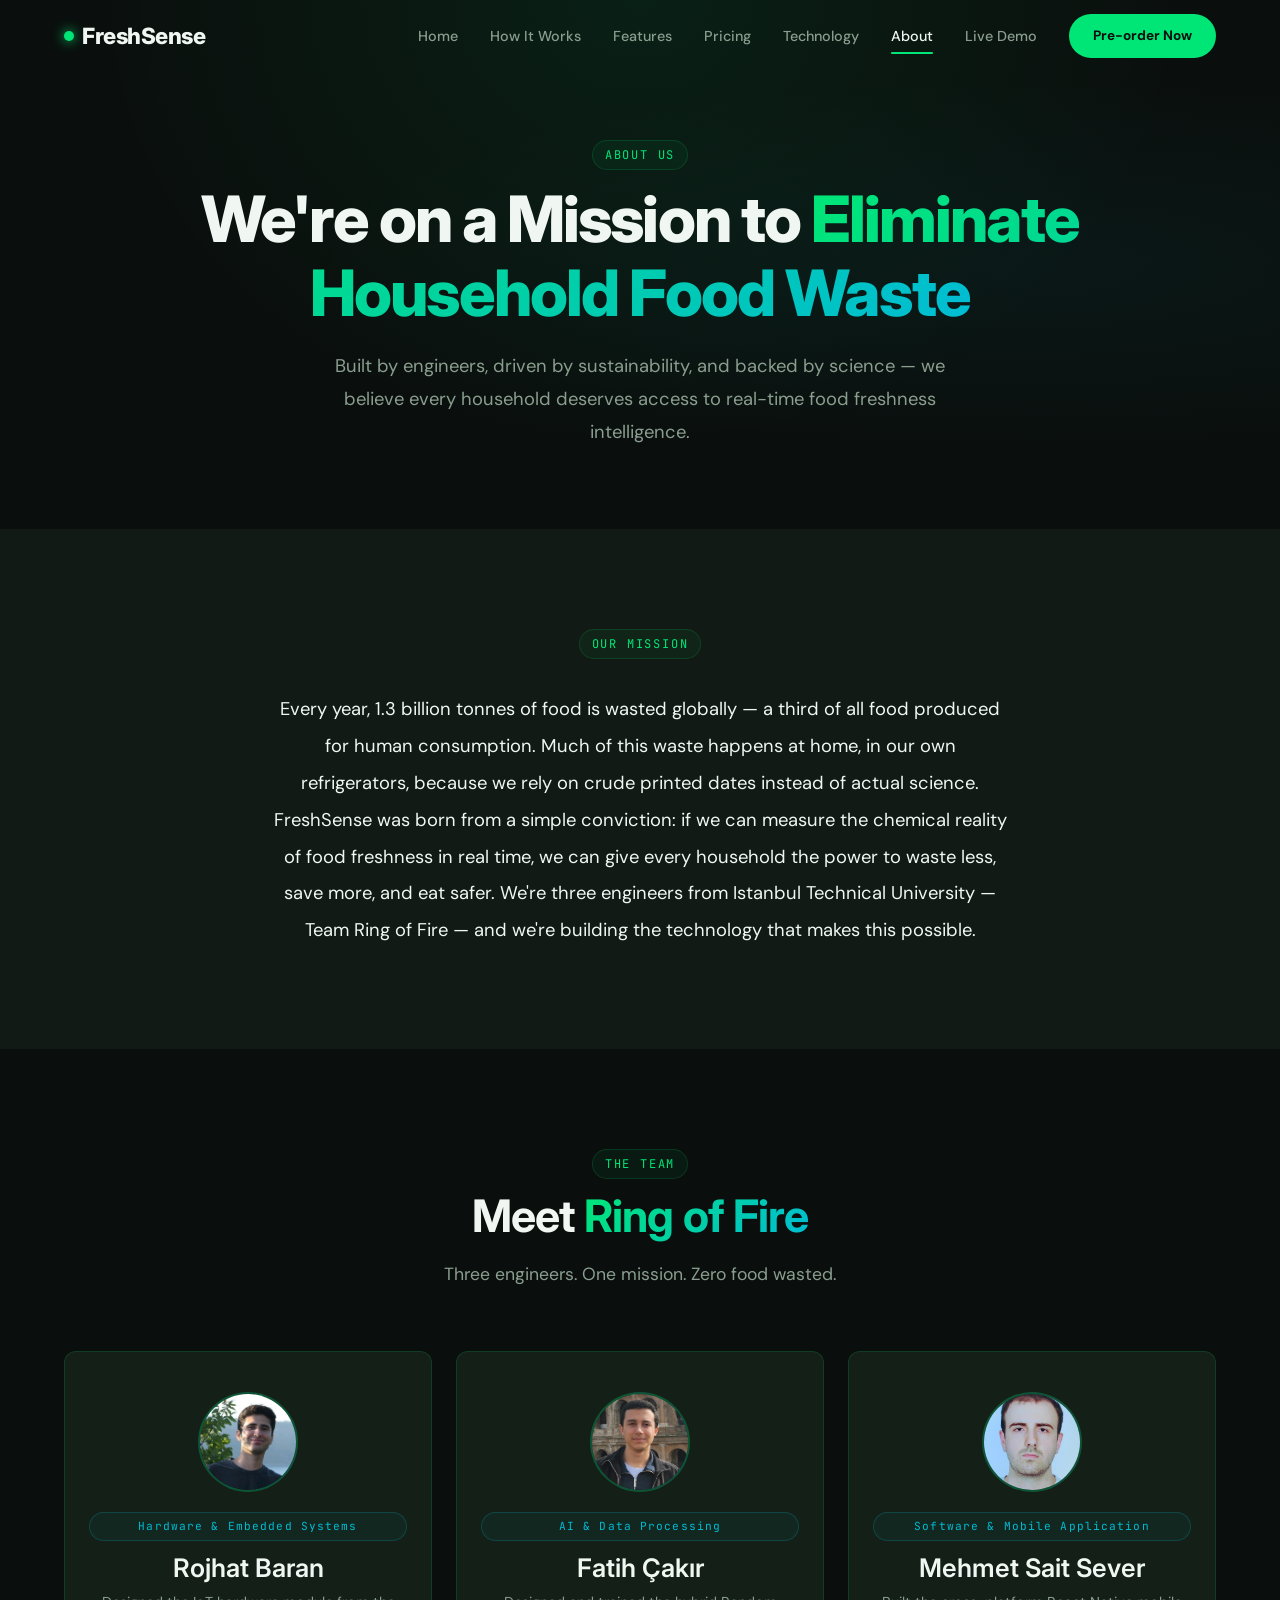
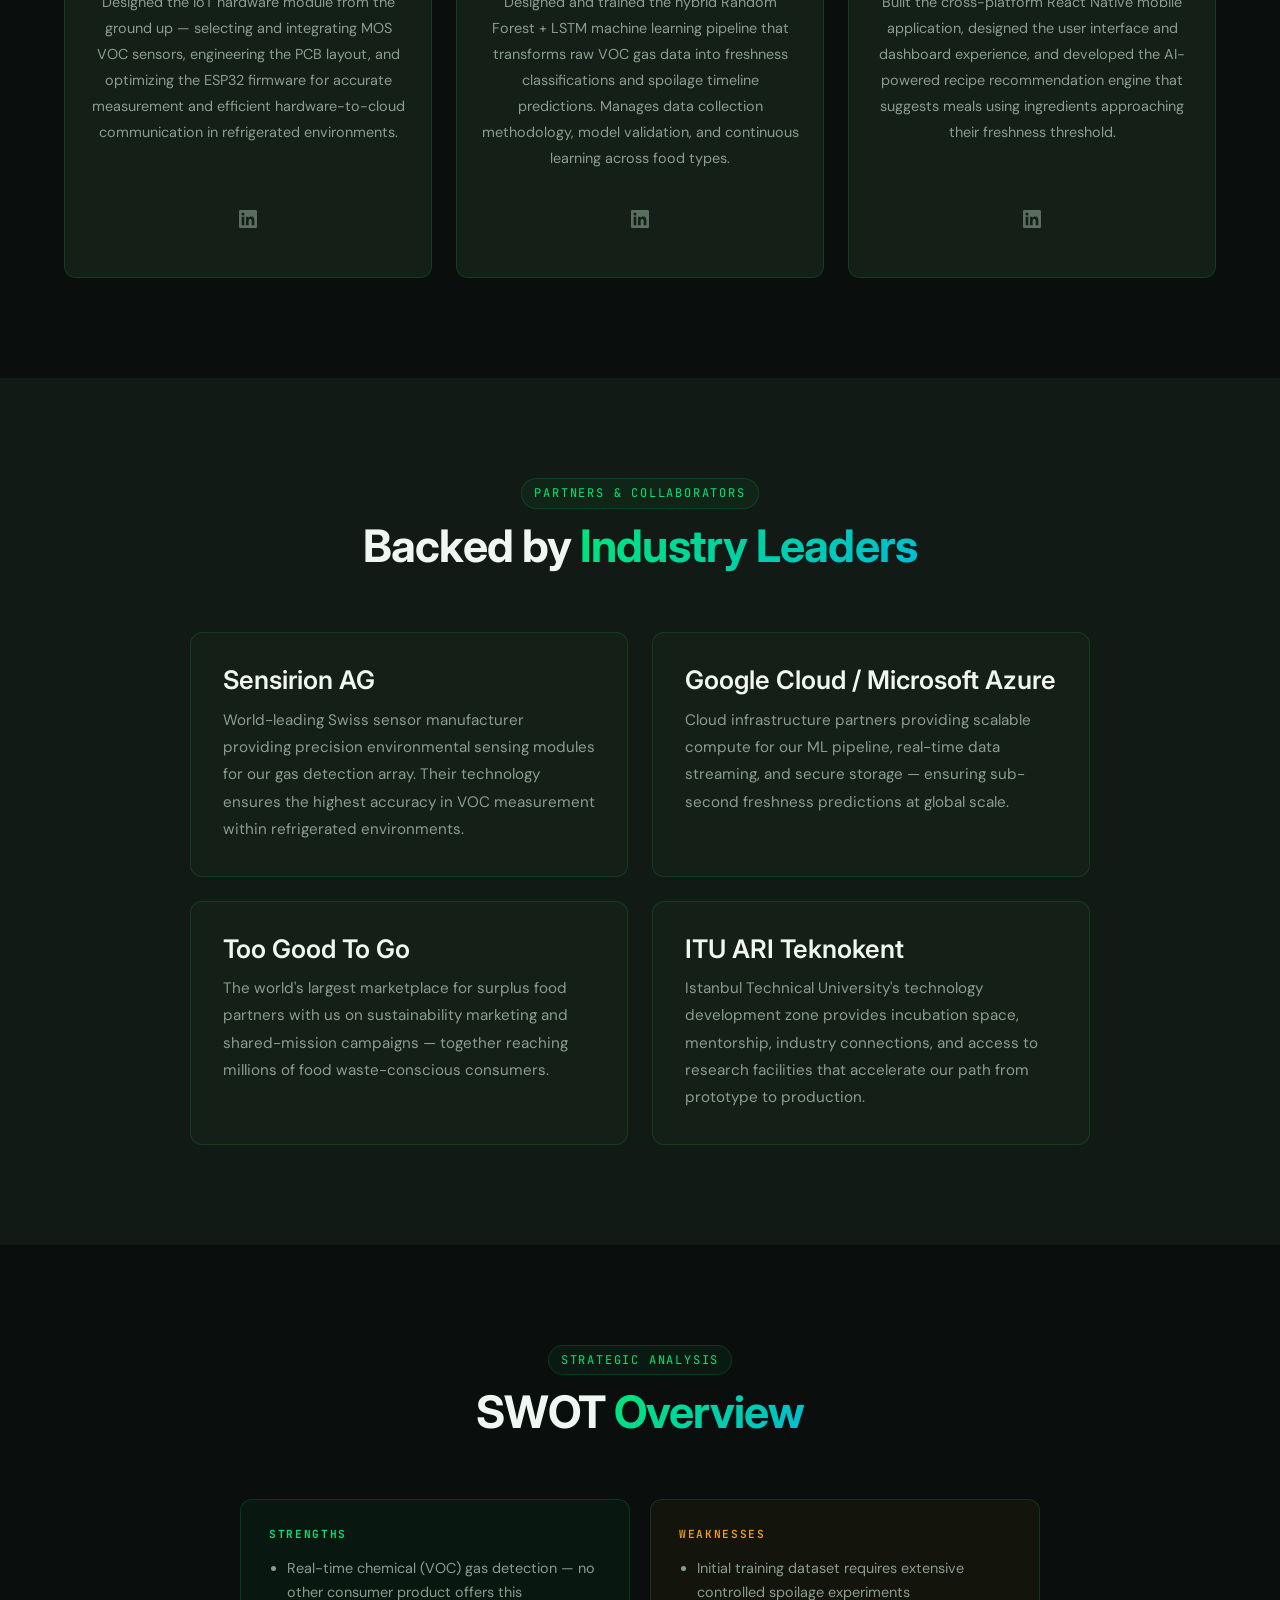
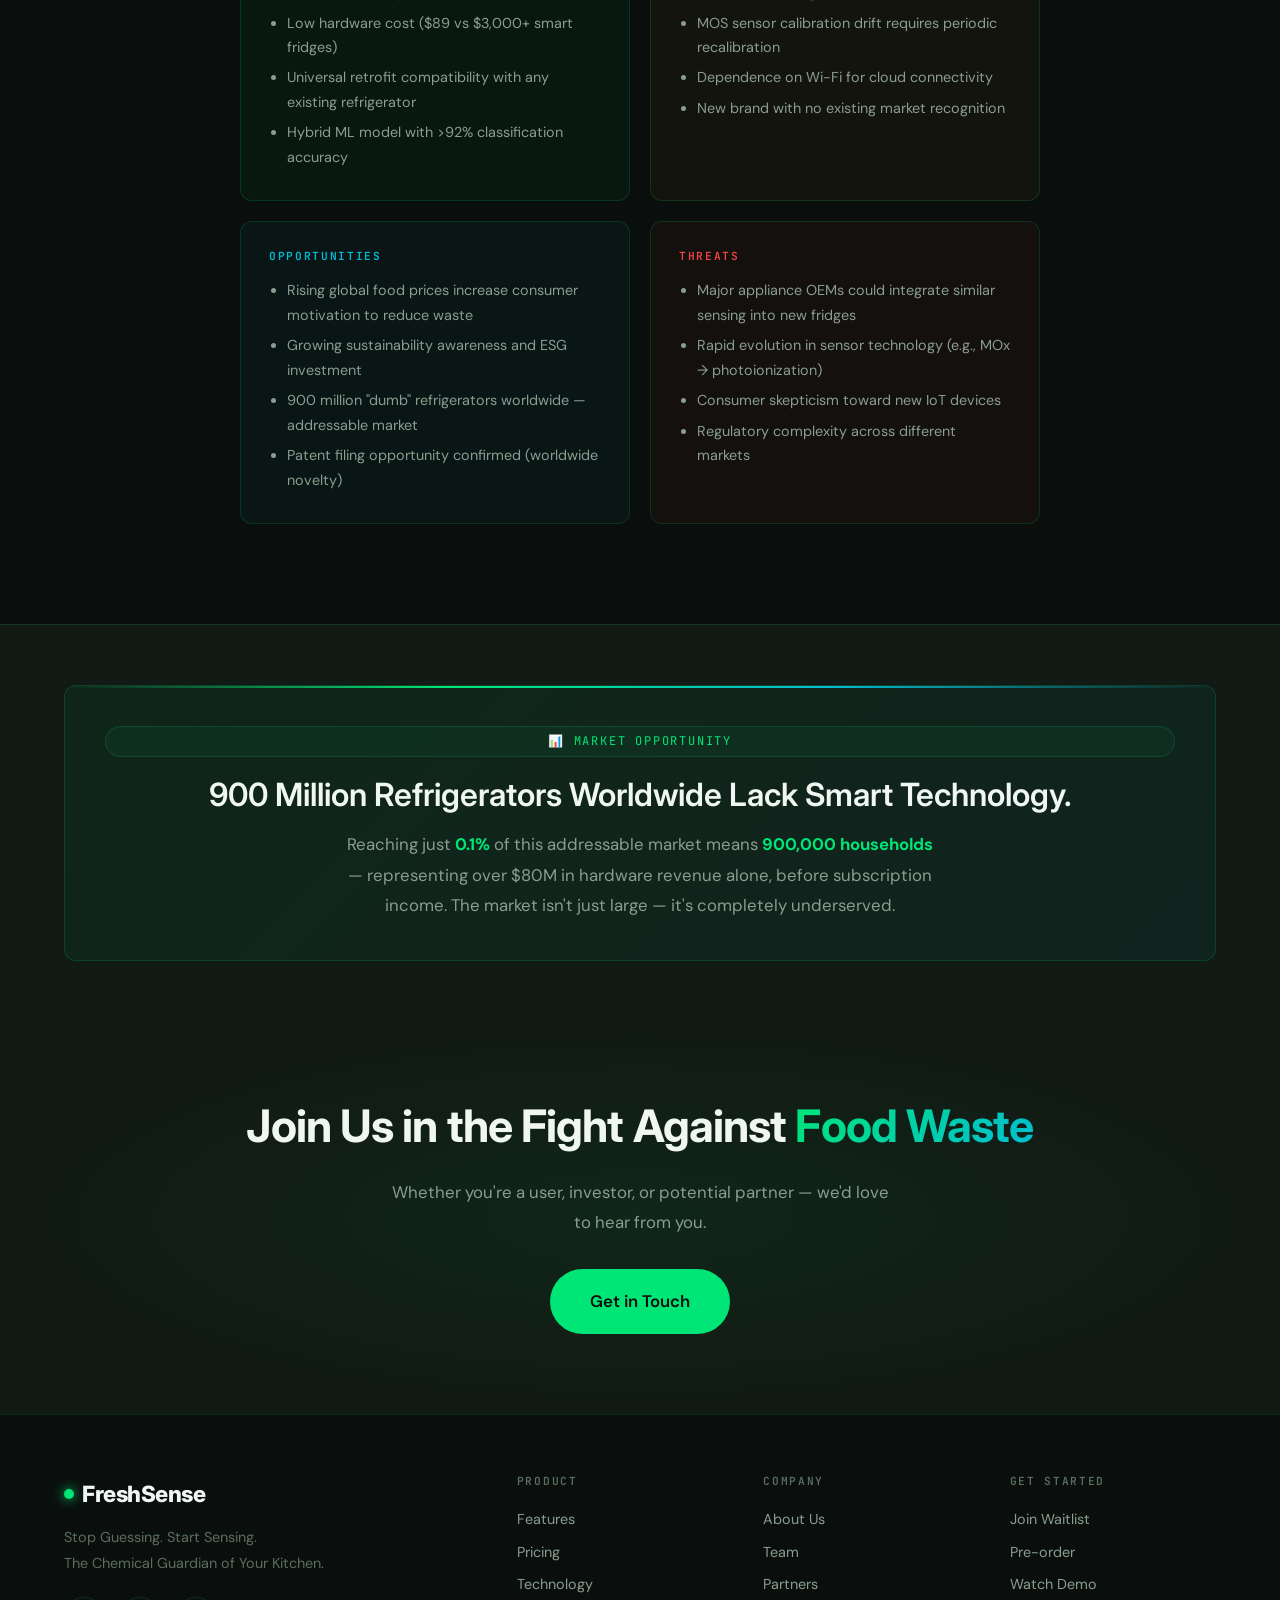
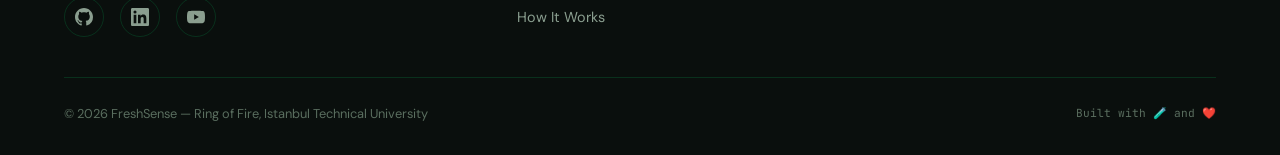
<file: about.html>
<!DOCTYPE html>
<html lang="en">
<head>
  <meta charset="UTF-8">
  <meta name="viewport" content="width=device-width, initial-scale=1.0">
  <title>About — FreshSense</title>
  <meta name="description" content="Meet the Ring of Fire team behind FreshSense at Istanbul Technical University. Our mission: eliminate household food waste through real-time chemical sensing and AI.">
  <link rel="stylesheet" href="assets/css/styles.css">
</head>
<body>

  <!-- Navbar -->
  <nav class="navbar" id="navbar">
    <div class="container">
      <a href="index.html" class="nav-logo"><span class="logo-dot"></span>FreshSense</a>
      <div class="nav-links" id="navLinks">
        <a href="index.html">Home</a>
        <a href="how-it-works.html">How It Works</a>
        <a href="features.html">Features</a>
        <a href="pricing.html">Pricing</a>
        <a href="technology.html">Technology</a>
        <a href="about.html" class="active">About</a>
        <a href="demo.html">Live Demo</a>
        <a href="waitlist.html" class="nav-cta">Pre-order Now</a>
      </div>
      <button class="nav-toggle" id="navToggle" aria-label="Toggle navigation"><span></span><span></span><span></span></button>
    </div>
  </nav>
  <div class="nav-overlay" id="navOverlay"></div>

  <!-- Page Hero -->
  <section class="page-hero">
    <div class="container">
      <span class="section-label">About Us</span>
      <h1>We're on a Mission to <span class="text-gradient">Eliminate Household Food Waste</span></h1>
      <p>Built by engineers, driven by sustainability, and backed by science — we believe every household deserves access to real-time food freshness intelligence.</p>
    </div>
  </section>

  <!-- Mission -->
  <section class="section" style="background:var(--bg-secondary);">
    <div class="container">
      <div class="reveal" style="max-width:740px;margin:0 auto;text-align:center;">
        <span class="section-label">Our Mission</span>
        <p style="font-size:1.15rem;margin-top:20px;color:var(--text-primary);line-height:2;">Every year, 1.3 billion tonnes of food is wasted globally — a third of all food produced for human consumption. Much of this waste happens at home, in our own refrigerators, because we rely on crude printed dates instead of actual science. FreshSense was born from a simple conviction: if we can measure the chemical reality of food freshness in real time, we can give every household the power to waste less, save more, and eat safer. We're three engineers from Istanbul Technical University — Team Ring of Fire — and we're building the technology that makes this possible.</p>
      </div>
    </div>
  </section>

  <!-- Team -->
  <section class="section" id="team">
    <div class="container">
      <div class="section-header reveal">
        <span class="section-label">The Team</span>
        <h2>Meet <span class="text-gradient">Ring of Fire</span></h2>
        <p>Three engineers. One mission. Zero food wasted.</p>
      </div>
      <div class="grid-3">
        <div class="card team-card reveal reveal-delay-1">
          <img src="assets/images/rojhat.png" alt="Rojhat Baran" class="team-avatar">
          <span class="team-role">Hardware & Embedded Systems</span>
          <h3>Rojhat Baran</h3>
          <p>Designed the IoT hardware module from the ground up — selecting and integrating MOS VOC sensors, engineering the PCB layout, and optimizing the ESP32 firmware for accurate measurement and efficient hardware-to-cloud communication in refrigerated environments.</p>
          <div class="team-social">
            <a href="https://www.linkedin.com/in/rojhat-baran" target="_blank" rel="noopener" aria-label="LinkedIn">
              <svg width="18" height="18" viewBox="0 0 24 24" fill="currentColor"><path d="M20.447 20.452h-3.554v-5.569c0-1.328-.027-3.037-1.852-3.037-1.853 0-2.136 1.445-2.136 2.939v5.667H9.351V9h3.414v1.561h.046c.477-.9 1.637-1.85 3.37-1.85 3.601 0 4.267 2.37 4.267 5.455v6.286zM5.337 7.433a2.062 2.062 0 01-2.063-2.065 2.064 2.064 0 112.063 2.065zm1.782 13.019H3.555V9h3.564v11.452zM22.225 0H1.771C.792 0 0 .774 0 1.729v20.542C0 23.227.792 24 1.771 24h20.451C23.2 24 24 23.227 24 22.271V1.729C24 .774 23.2 0 22.222 0h.003z"/></svg>
            </a>
          </div>
        </div>
        <div class="card team-card reveal reveal-delay-3">
          <img src="assets/images/fatih.png" alt="Fatih Çakır" class="team-avatar">
          <span class="team-role">AI & Data Processing</span>
          <h3>Fatih Çakır</h3>
          <p>Designed and trained the hybrid Random Forest + LSTM machine learning pipeline that transforms raw VOC gas data into freshness classifications and spoilage timeline predictions. Manages data collection methodology, model validation, and continuous learning across food types.</p>
          <div class="team-social">
            <a href="https://www.linkedin.com/in/cakir-fatih" target="_blank" rel="noopener" aria-label="LinkedIn">
              <svg width="18" height="18" viewBox="0 0 24 24" fill="currentColor"><path d="M20.447 20.452h-3.554v-5.569c0-1.328-.027-3.037-1.852-3.037-1.853 0-2.136 1.445-2.136 2.939v5.667H9.351V9h3.414v1.561h.046c.477-.9 1.637-1.85 3.37-1.85 3.601 0 4.267 2.37 4.267 5.455v6.286zM5.337 7.433a2.062 2.062 0 01-2.063-2.065 2.064 2.064 0 112.063 2.065zm1.782 13.019H3.555V9h3.564v11.452zM22.225 0H1.771C.792 0 0 .774 0 1.729v20.542C0 23.227.792 24 1.771 24h20.451C23.2 24 24 23.227 24 22.271V1.729C24 .774 23.2 0 22.222 0h.003z"/></svg>
            </a>
          </div>
        </div>
        <div class="card team-card reveal reveal-delay-5">
          <img src="assets/images/sait.jpeg" alt="Mehmet Sait Sever" class="team-avatar">
          <span class="team-role">Software & Mobile Application</span>
          <h3>Mehmet Sait Sever</h3>
          <p>Built the cross-platform React Native mobile application, designed the user interface and dashboard experience, and developed the AI-powered recipe recommendation engine that suggests meals using ingredients approaching their freshness threshold.</p>
          <div class="team-social">
            <a href="https://www.linkedin.com/in/mssever" target="_blank" rel="noopener" aria-label="LinkedIn">
              <svg width="18" height="18" viewBox="0 0 24 24" fill="currentColor"><path d="M20.447 20.452h-3.554v-5.569c0-1.328-.027-3.037-1.852-3.037-1.853 0-2.136 1.445-2.136 2.939v5.667H9.351V9h3.414v1.561h.046c.477-.9 1.637-1.85 3.37-1.85 3.601 0 4.267 2.37 4.267 5.455v6.286zM5.337 7.433a2.062 2.062 0 01-2.063-2.065 2.064 2.064 0 112.063 2.065zm1.782 13.019H3.555V9h3.564v11.452zM22.225 0H1.771C.792 0 0 .774 0 1.729v20.542C0 23.227.792 24 1.771 24h20.451C23.2 24 24 23.227 24 22.271V1.729C24 .774 23.2 0 22.222 0h.003z"/></svg>
            </a>
          </div>
        </div>
      </div>
    </div>
  </section>

  <!-- Partners -->
  <section class="section" style="background:var(--bg-secondary);" id="partners">
    <div class="container">
      <div class="section-header reveal">
        <span class="section-label">Partners & Collaborators</span>
        <h2>Backed by <span class="text-gradient">Industry Leaders</span></h2>
      </div>
      <div class="grid-2" style="max-width:900px;margin:0 auto;">
        <div class="card reveal reveal-delay-1">
          <h3>Sensirion AG</h3>
          <p>World-leading Swiss sensor manufacturer providing precision environmental sensing modules for our gas detection array. Their technology ensures the highest accuracy in VOC measurement within refrigerated environments.</p>
        </div>
        <div class="card reveal reveal-delay-2">
          <h3>Google Cloud / Microsoft Azure</h3>
          <p>Cloud infrastructure partners providing scalable compute for our ML pipeline, real-time data streaming, and secure storage — ensuring sub-second freshness predictions at global scale.</p>
        </div>
        <div class="card reveal reveal-delay-3">
          <h3>Too Good To Go</h3>
          <p>The world's largest marketplace for surplus food partners with us on sustainability marketing and shared-mission campaigns — together reaching millions of food waste-conscious consumers.</p>
        </div>
        <div class="card reveal reveal-delay-4">
          <h3>ITU ARI Teknokent</h3>
          <p>Istanbul Technical University's technology development zone provides incubation space, mentorship, industry connections, and access to research facilities that accelerate our path from prototype to production.</p>
        </div>
      </div>
    </div>
  </section>

  <!-- SWOT -->
  <section class="section" id="swot">
    <div class="container">
      <div class="section-header reveal">
        <span class="section-label">Strategic Analysis</span>
        <h2>SWOT <span class="text-gradient">Overview</span></h2>
      </div>
      <div class="swot-grid reveal">
        <div class="swot-cell strength">
          <h4>Strengths</h4>
          <ul>
            <li>Real-time chemical (VOC) gas detection — no other consumer product offers this</li>
            <li>Low hardware cost ($89 vs $3,000+ smart fridges)</li>
            <li>Universal retrofit compatibility with any existing refrigerator</li>
            <li>Hybrid ML model with >92% classification accuracy</li>
          </ul>
        </div>
        <div class="swot-cell weakness">
          <h4>Weaknesses</h4>
          <ul>
            <li>Initial training dataset requires extensive controlled spoilage experiments</li>
            <li>MOS sensor calibration drift requires periodic recalibration</li>
            <li>Dependence on Wi-Fi for cloud connectivity</li>
            <li>New brand with no existing market recognition</li>
          </ul>
        </div>
        <div class="swot-cell opportunity">
          <h4>Opportunities</h4>
          <ul>
            <li>Rising global food prices increase consumer motivation to reduce waste</li>
            <li>Growing sustainability awareness and ESG investment</li>
            <li>900 million "dumb" refrigerators worldwide — addressable market</li>
            <li>Patent filing opportunity confirmed (worldwide novelty)</li>
          </ul>
        </div>
        <div class="swot-cell threat">
          <h4>Threats</h4>
          <ul>
            <li>Major appliance OEMs could integrate similar sensing into new fridges</li>
            <li>Rapid evolution in sensor technology (e.g., MOx → photoionization)</li>
            <li>Consumer skepticism toward new IoT devices</li>
            <li>Regulatory complexity across different markets</li>
          </ul>
        </div>
      </div>
    </div>
  </section>

  <!-- Market Opportunity -->
  <section class="section-sm" style="background:var(--bg-secondary);border-top:1px solid var(--border);">
    <div class="container">
      <div class="callout-block reveal">
        <span class="section-label" style="margin-bottom:20px;display:block;">📊 Market Opportunity</span>
        <h3 style="font-size:clamp(1.4rem,2.5vw,2rem);">900 Million Refrigerators Worldwide Lack Smart Technology.</h3>
        <p style="max-width:600px;margin:16px auto 0;font-size:1.05rem;">Reaching just <strong style="color:var(--accent-primary);">0.1%</strong> of this addressable market means <strong style="color:var(--accent-primary);">900,000 households</strong> — representing over $80M in hardware revenue alone, before subscription income. The market isn't just large — it's completely underserved.</p>
      </div>
    </div>
  </section>

  <!-- CTA -->
  <section class="cta-banner">
    <div class="container reveal">
      <h2>Join Us in the Fight Against <span class="text-gradient">Food Waste</span></h2>
      <p style="max-width:500px;margin:0 auto 32px;">Whether you're a user, investor, or potential partner — we'd love to hear from you.</p>
      <a href="waitlist.html" class="btn btn-primary btn-lg">Get in Touch</a>
    </div>
  </section>

  <!-- Footer -->
  <footer class="footer">
    <div class="container">
      <div class="footer-grid">
        <div class="footer-brand">
          <a href="index.html" class="nav-logo"><span class="logo-dot"></span>FreshSense</a>
          <p>Stop Guessing. Start Sensing.<br>The Chemical Guardian of Your Kitchen.</p>
          <div class="footer-socials">
            <a href="https://github.com/mss1091/freshsense" target="_blank" rel="noopener" aria-label="GitHub"><svg width="18" height="18" viewBox="0 0 24 24" fill="currentColor"><path d="M12 0C5.37 0 0 5.37 0 12c0 5.31 3.435 9.795 8.205 11.385.6.105.825-.255.825-.57 0-.285-.015-1.23-.015-2.235-3.015.555-3.795-.735-4.035-1.41-.135-.345-.72-1.41-1.23-1.695-.42-.225-1.02-.78-.015-.795.945-.015 1.62.87 1.845 1.23 1.08 1.815 2.805 1.305 3.495.99.105-.78.42-1.305.765-1.605-2.67-.3-5.46-1.335-5.46-5.925 0-1.305.465-2.385 1.23-3.225-.12-.3-.54-1.53.12-3.18 0 0 1.005-.315 3.3 1.23.96-.27 1.98-.405 3-.405s2.04.135 3 .405c2.295-1.56 3.3-1.23 3.3-1.23.66 1.65.24 2.88.12 3.18.765.84 1.23 1.905 1.23 3.225 0 4.605-2.805 5.625-5.475 5.925.435.375.81 1.095.81 2.22 0 1.605-.015 2.895-.015 3.3 0 .315.225.69.825.57A12.02 12.02 0 0024 12c0-6.63-5.37-12-12-12z"/></svg></a>
            <a href="https://www.linkedin.com/in/mssever" target="_blank" rel="noopener" aria-label="LinkedIn"><svg width="18" height="18" viewBox="0 0 24 24" fill="currentColor"><path d="M20.447 20.452h-3.554v-5.569c0-1.328-.027-3.037-1.852-3.037-1.853 0-2.136 1.445-2.136 2.939v5.667H9.351V9h3.414v1.561h.046c.477-.9 1.637-1.85 3.37-1.85 3.601 0 4.267 2.37 4.267 5.455v6.286zM5.337 7.433a2.062 2.062 0 01-2.063-2.065 2.064 2.064 0 112.063 2.065zm1.782 13.019H3.555V9h3.564v11.452zM22.225 0H1.771C.792 0 0 .774 0 1.729v20.542C0 23.227.792 24 1.771 24h20.451C23.2 24 24 23.227 24 22.271V1.729C24 .774 23.2 0 22.222 0h.003z"/></svg></a>
            <a href="https://youtu.be/FWKUDwyPlBI" target="_blank" rel="noopener" aria-label="YouTube"><svg width="18" height="18" viewBox="0 0 24 24" fill="currentColor"><path d="M23.498 6.186a3.016 3.016 0 00-2.122-2.136C19.505 3.545 12 3.545 12 3.545s-7.505 0-9.377.505A3.017 3.017 0 00.502 6.186C0 8.07 0 12 0 12s0 3.93.502 5.814a3.016 3.016 0 002.122 2.136c1.871.505 9.376.505 9.376.505s7.505 0 9.377-.505a3.015 3.015 0 002.122-2.136C24 15.93 24 12 24 12s0-3.93-.502-5.814zM9.545 15.568V8.432L15.818 12l-6.273 3.568z"/></svg></a>
          </div>
        </div>
        <div class="footer-col"><h4>Product</h4><a href="features.html">Features</a><a href="pricing.html">Pricing</a><a href="technology.html">Technology</a><a href="how-it-works.html">How It Works</a></div>
        <div class="footer-col"><h4>Company</h4><a href="about.html">About Us</a><a href="about.html#team">Team</a><a href="about.html#partners">Partners</a></div>
        <div class="footer-col"><h4>Get Started</h4><a href="waitlist.html">Join Waitlist</a><a href="pricing.html">Pre-order</a><a href="https://youtu.be/FWKUDwyPlBI" target="_blank" rel="noopener">Watch Demo</a></div>
      </div>
      <div class="footer-bottom">
        <p>&copy; 2026 FreshSense — Ring of Fire, Istanbul Technical University</p>
        <p class="mono" style="font-size:0.7rem;color:var(--text-dim);">Built with 🧪 and ❤️</p>
      </div>
    </div>
  </footer>

  <script>
    const navbar = document.getElementById('navbar');
    window.addEventListener('scroll', () => navbar.classList.toggle('scrolled', window.scrollY > 50));
    const navToggle = document.getElementById('navToggle');
    const navLinks = document.getElementById('navLinks');
    const navOverlay = document.getElementById('navOverlay');
    navToggle.addEventListener('click', () => { navToggle.classList.toggle('open'); navLinks.classList.toggle('open'); navOverlay.classList.toggle('active'); });
    navOverlay.addEventListener('click', () => { navToggle.classList.remove('open'); navLinks.classList.remove('open'); navOverlay.classList.remove('active'); });
    const revealElements = document.querySelectorAll('.reveal');
    const revealObserver = new IntersectionObserver((entries) => { entries.forEach(entry => { if (entry.isIntersecting) entry.target.classList.add('visible'); }); }, { threshold: 0.1, rootMargin: '0px 0px -40px 0px' });
    revealElements.forEach(el => revealObserver.observe(el));
  </script>

</body>
</html>
</file>
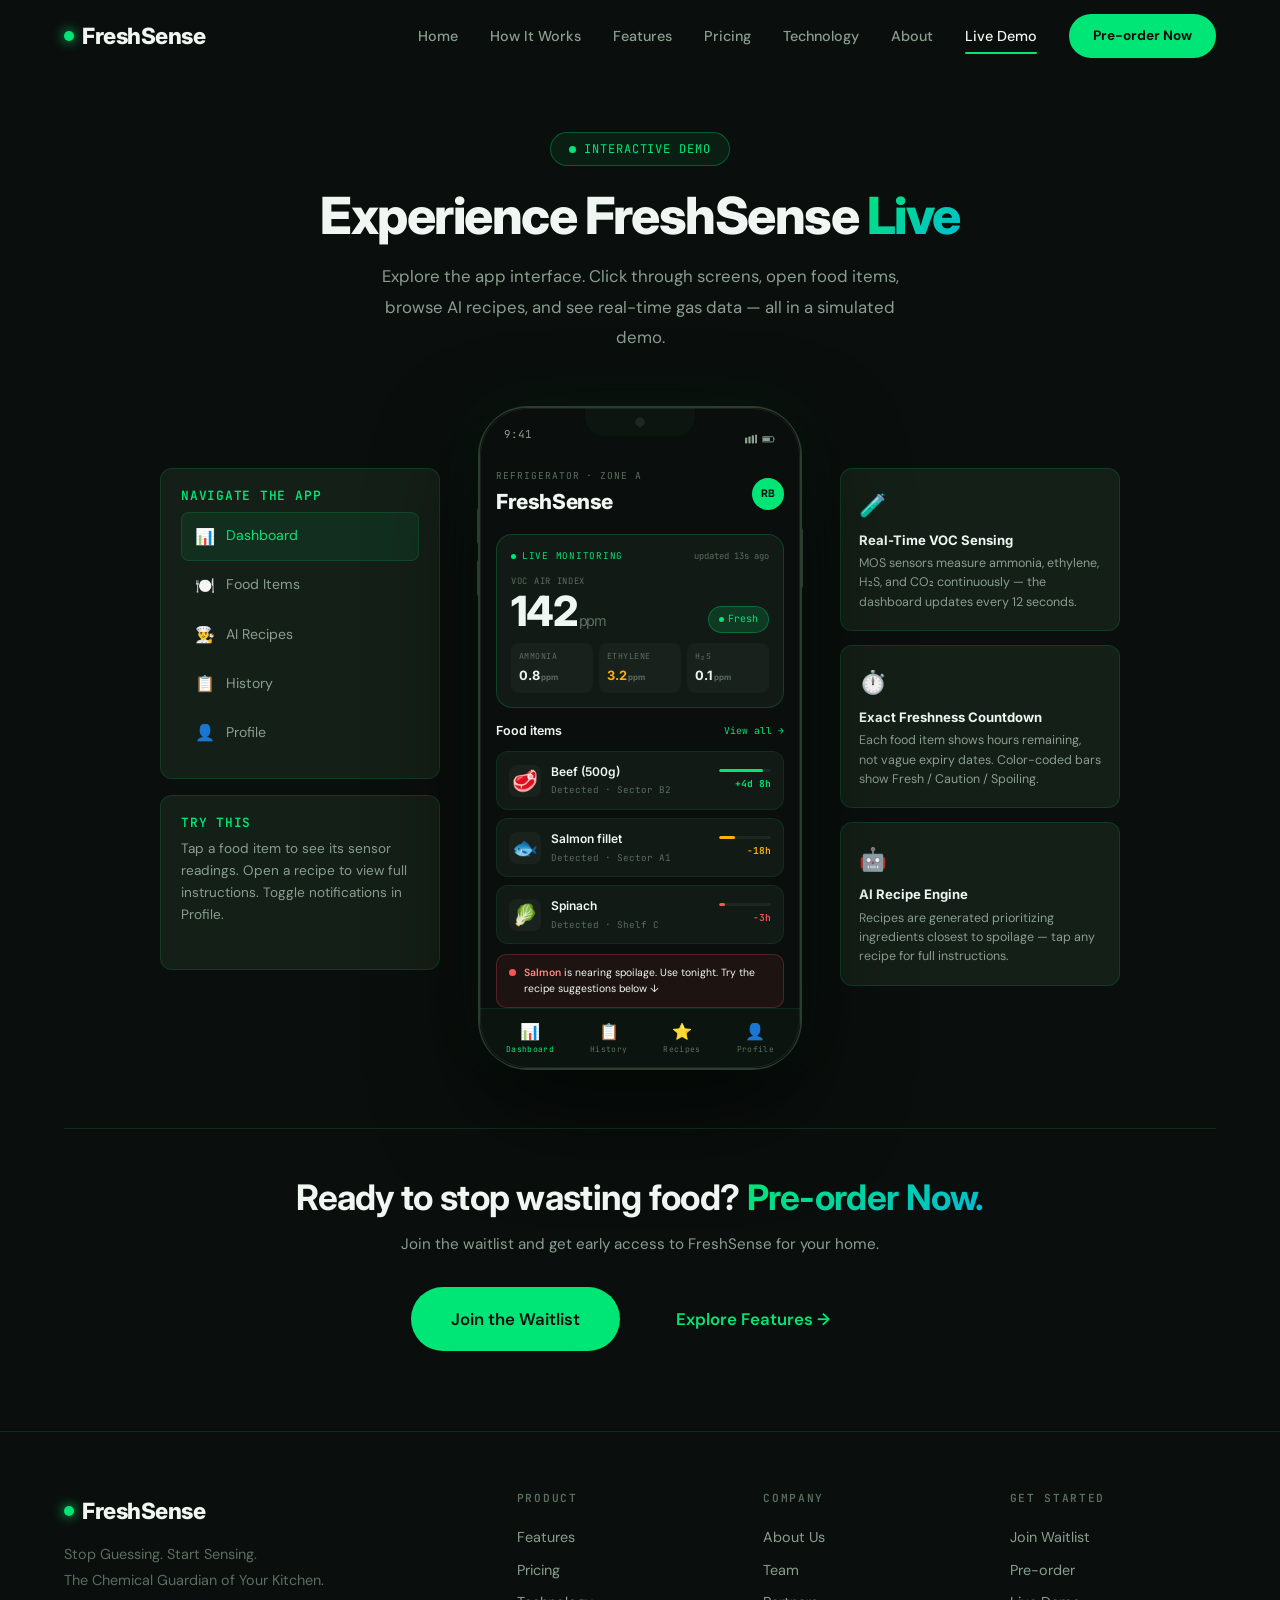
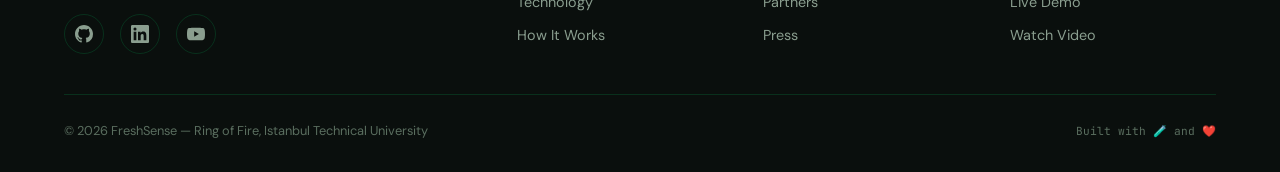
<file: demo.html>
<!DOCTYPE html>
<html lang="en">
<head>
  <meta charset="UTF-8">
  <meta name="viewport" content="width=device-width, initial-scale=1.0">
  <title>FreshSense — Live App Demo</title>
  <meta name="description" content="Try the FreshSense app live. Interactive demo of the food freshness monitoring experience — VOC sensing, spoilage countdowns, AI recipes, and more.">
  <link rel="stylesheet" href="assets/css/styles.css">
  <style>
    /* ---- Demo Page Layout ---- */
    .demo-page {
      min-height: 100vh;
      background: var(--bg-primary);
      padding-top: calc(var(--nav-height) + 60px);
      padding-bottom: 80px;
    }

    .demo-hero {
      text-align: center;
      margin-bottom: 56px;
    }

    .demo-hero h1 {
      font-size: clamp(2rem, 4vw, 3.2rem);
      margin-bottom: 16px;
    }

    .demo-hero p {
      color: var(--text-secondary);
      max-width: 560px;
      margin: 0 auto 0;
      font-size: 1.05rem;
    }

    .live-badge {
      display: inline-flex;
      align-items: center;
      gap: 8px;
      background: rgba(0,230,118,0.08);
      border: 1px solid var(--border-strong);
      border-radius: var(--radius-pill);
      padding: 6px 18px;
      font-size: 0.75rem;
      font-family: var(--font-mono);
      color: var(--accent-primary);
      letter-spacing: 0.08em;
      text-transform: uppercase;
      margin-bottom: 20px;
    }

    .live-dot {
      width: 7px;
      height: 7px;
      background: var(--accent-primary);
      border-radius: 50%;
      animation: pulse-dot 1.4s ease-in-out infinite;
    }

    @keyframes pulse-dot {
      0%, 100% { opacity: 1; transform: scale(1); }
      50% { opacity: 0.5; transform: scale(0.7); }
    }

    /* ---- Scene Layout ---- */
    .demo-scene {
      display: flex;
      align-items: flex-start;
      justify-content: center;
      gap: 40px;
      max-width: 1100px;
      margin: 0 auto;
      padding: 0 24px;
    }

    .demo-info-col {
      flex: 1;
      max-width: 280px;
      padding-top: 60px;
    }

    .demo-info-col.right {
      padding-top: 60px;
    }

    .info-card {
      background: var(--bg-card);
      border: 1px solid var(--border);
      border-radius: var(--radius-md);
      padding: 20px;
      margin-bottom: 16px;
      transition: border-color var(--transition-fast);
    }

    .info-card:hover {
      border-color: var(--border-strong);
    }

    .info-card h4 {
      font-size: 0.8rem;
      font-family: var(--font-mono);
      color: var(--accent-primary);
      letter-spacing: 0.06em;
      text-transform: uppercase;
      margin-bottom: 8px;
    }

    .info-card p {
      font-size: 0.85rem;
      color: var(--text-secondary);
      line-height: 1.6;
    }

    .screen-nav-list {
      list-style: none;
      padding: 0;
      margin: 0;
    }

    .screen-nav-list li {
      display: flex;
      align-items: center;
      gap: 10px;
      padding: 10px 12px;
      border-radius: var(--radius-sm);
      cursor: pointer;
      font-size: 0.88rem;
      color: var(--text-secondary);
      transition: background var(--transition-fast), color var(--transition-fast);
      border: 1px solid transparent;
    }

    .screen-nav-list li:hover {
      background: rgba(0,230,118,0.05);
      color: var(--text-primary);
    }

    .screen-nav-list li.active {
      background: rgba(0,230,118,0.08);
      color: var(--accent-primary);
      border-color: var(--border);
    }

    .screen-nav-list li .nav-icon {
      font-size: 1rem;
      width: 22px;
      text-align: center;
    }

    /* ---- Phone Shell ---- */
    .phone-stage {
      flex-shrink: 0;
      display: flex;
      flex-direction: column;
      align-items: center;
      gap: 20px;
    }

    .phone-shell {
      width: 320px;
      height: 660px;
      background: #0d1510;
      border-radius: 48px;
      position: relative;
      box-shadow:
        0 0 0 2px #2a3d2e,
        0 40px 100px rgba(0,0,0,0.7),
        0 0 60px rgba(0,230,118,0.06);
    }

    /* Frame overlay — sits on top of screen content, keeps border visible on all corners */
    .phone-frame {
      position: absolute;
      inset: 0;
      border-radius: 48px;
      border: 1px solid rgba(255,255,255,0.07);
      pointer-events: none;
      z-index: 500;
    }

    /* Side buttons */
    .phone-shell::before {
      content: '';
      position: absolute;
      right: -3px;
      top: 120px;
      width: 3px;
      height: 60px;
      background: #2a3d2e;
      border-radius: 0 2px 2px 0;
    }

    .phone-shell::after {
      content: '';
      position: absolute;
      left: -3px;
      top: 100px;
      width: 3px;
      height: 36px;
      background: #2a3d2e;
      border-radius: 2px 0 0 2px;
      box-shadow: 0 52px 0 #2a3d2e;
    }

    .phone-screen-area {
      position: absolute;
      top: 0;
      left: 0;
      right: 0;
      bottom: 0;
      border-radius: 46px;
      overflow: hidden;
      background: #0a0f0d;
    }

    /* Notch */
    .phone-notch {
      position: absolute;
      top: 0;
      left: 50%;
      transform: translateX(-50%);
      width: 110px;
      height: 28px;
      background: #0d1510;
      border-radius: 0 0 20px 20px;
      z-index: 100;
      display: flex;
      align-items: center;
      justify-content: center;
      gap: 6px;
    }

    .notch-camera {
      width: 10px;
      height: 10px;
      background: #1a2a1f;
      border-radius: 50%;
      border: 1.5px solid #222;
    }

    /* Status bar */
    .app-statusbar {
      position: absolute;
      top: 0;
      left: 0;
      right: 0;
      height: 44px;
      display: flex;
      align-items: flex-end;
      justify-content: space-between;
      padding: 0 24px 8px;
      z-index: 99;
      font-family: var(--font-mono);
      font-size: 0.68rem;
      color: #8a9e8f;
    }

    .statusbar-right {
      display: flex;
      align-items: center;
      gap: 5px;
    }

    /* App Content */
    .app-content {
      position: absolute;
      top: 44px;
      left: 0;
      right: 0;
      bottom: 60px;
      overflow-y: auto;
      overflow-x: hidden;
      scrollbar-width: none;
    }

    .app-content::-webkit-scrollbar { display: none; }

    /* ---- App Screens ---- */
    .app-screen {
      display: none;
      padding: 16px;
      animation: screenIn 0.3s ease;
    }

    .app-screen.active {
      display: block;
    }

    @keyframes screenIn {
      from { opacity: 0; transform: translateX(20px); }
      to { opacity: 1; transform: translateX(0); }
    }

    /* ---- Dashboard Screen ---- */
    .app-header-row {
      display: flex;
      align-items: center;
      justify-content: space-between;
      margin-bottom: 14px;
    }

    .app-zone-label {
      font-size: 0.6rem;
      font-family: var(--font-mono);
      color: #5a6e5f;
      letter-spacing: 0.1em;
      text-transform: uppercase;
    }

    .app-title {
      font-size: 1.3rem;
      font-weight: 800;
      font-family: 'Inter', sans-serif;
      color: #f0f7f2;
      letter-spacing: -0.02em;
    }

    .app-avatar {
      width: 32px;
      height: 32px;
      background: var(--accent-primary);
      border-radius: 50%;
      display: flex;
      align-items: center;
      justify-content: center;
      font-size: 0.65rem;
      font-weight: 700;
      color: #0a0f0d;
      font-family: 'Inter', sans-serif;
    }

    /* Live card */
    .live-card {
      background: #111a14;
      border: 1px solid rgba(0,230,118,0.2);
      border-radius: 16px;
      padding: 14px;
      margin-bottom: 12px;
    }

    .live-card-header {
      display: flex;
      align-items: center;
      justify-content: space-between;
      margin-bottom: 10px;
    }

    .live-label {
      display: flex;
      align-items: center;
      gap: 6px;
      font-size: 0.58rem;
      font-family: var(--font-mono);
      color: var(--accent-primary);
      letter-spacing: 0.08em;
      text-transform: uppercase;
    }

    .live-dot-sm {
      width: 5px;
      height: 5px;
      background: var(--accent-primary);
      border-radius: 50%;
      animation: pulse-dot 1.4s infinite;
    }

    .live-updated {
      font-size: 0.55rem;
      font-family: var(--font-mono);
      color: #5a6e5f;
    }

    .voc-label {
      font-size: 0.55rem;
      font-family: var(--font-mono);
      color: #5a6e5f;
      letter-spacing: 0.08em;
      text-transform: uppercase;
      margin-bottom: 2px;
    }

    .voc-value {
      font-size: 2.6rem;
      font-weight: 800;
      font-family: 'Inter', sans-serif;
      color: #f0f7f2;
      letter-spacing: -0.04em;
      line-height: 1;
    }

    .voc-unit {
      font-size: 0.9rem;
      font-weight: 400;
      color: #5a6e5f;
      margin-left: 2px;
    }

    .voc-row {
      display: flex;
      align-items: flex-end;
      justify-content: space-between;
      margin-bottom: 10px;
    }

    .fresh-badge {
      background: rgba(0,230,118,0.15);
      border: 1px solid rgba(0,230,118,0.3);
      border-radius: 20px;
      padding: 4px 10px;
      font-size: 0.62rem;
      font-family: var(--font-mono);
      color: var(--accent-primary);
      display: flex;
      align-items: center;
      gap: 4px;
    }

    .gas-row {
      display: grid;
      grid-template-columns: 1fr 1fr 1fr;
      gap: 6px;
    }

    .gas-item {
      background: rgba(255,255,255,0.03);
      border-radius: 8px;
      padding: 6px 8px;
    }

    .gas-name {
      font-size: 0.52rem;
      font-family: var(--font-mono);
      color: #5a6e5f;
      letter-spacing: 0.06em;
      text-transform: uppercase;
      margin-bottom: 2px;
    }

    .gas-val {
      font-size: 0.8rem;
      font-weight: 700;
      font-family: 'Inter', sans-serif;
      color: #f0f7f2;
    }

    .gas-unit-sm {
      font-size: 0.5rem;
      color: #5a6e5f;
      margin-left: 1px;
    }

    /* Section headers */
    .section-row {
      display: flex;
      align-items: center;
      justify-content: space-between;
      margin-bottom: 10px;
      margin-top: 4px;
    }

    .section-title {
      font-size: 0.78rem;
      font-weight: 600;
      font-family: 'Inter', sans-serif;
      color: #f0f7f2;
    }

    .view-all-link {
      font-size: 0.6rem;
      font-family: var(--font-mono);
      color: var(--accent-primary);
      cursor: pointer;
      background: none;
      border: none;
      padding: 0;
    }

    .view-all-link:hover {
      color: var(--accent-secondary);
    }

    /* Food items */
    .food-item-card {
      background: #111a14;
      border: 1px solid rgba(0,230,118,0.1);
      border-radius: 12px;
      padding: 10px 12px;
      margin-bottom: 8px;
      display: flex;
      align-items: center;
      gap: 10px;
      cursor: pointer;
      transition: border-color 0.2s, background 0.2s;
    }

    .food-item-card:hover {
      border-color: rgba(0,230,118,0.25);
      background: #141f17;
    }

    .food-emoji {
      font-size: 1.3rem;
      width: 32px;
      height: 32px;
      background: rgba(255,255,255,0.04);
      border-radius: 8px;
      display: flex;
      align-items: center;
      justify-content: center;
      flex-shrink: 0;
    }

    .food-info {
      flex: 1;
      min-width: 0;
    }

    .food-name {
      font-size: 0.75rem;
      font-weight: 600;
      font-family: 'Inter', sans-serif;
      color: #f0f7f2;
      white-space: nowrap;
      overflow: hidden;
      text-overflow: ellipsis;
    }

    .food-location {
      font-size: 0.58rem;
      font-family: var(--font-mono);
      color: #5a6e5f;
      margin-top: 1px;
    }

    .food-freshness {
      display: flex;
      flex-direction: column;
      align-items: flex-end;
      gap: 4px;
      flex-shrink: 0;
    }

    .freshness-bar {
      width: 52px;
      height: 3px;
      background: rgba(255,255,255,0.06);
      border-radius: 2px;
      overflow: hidden;
    }

    .freshness-fill {
      height: 100%;
      border-radius: 2px;
      transition: width 0.5s ease;
    }

    .fill-green { background: #00e676; }
    .fill-yellow { background: #ffb300; }
    .fill-red { background: #ff5252; }

    .freshness-time {
      font-size: 0.6rem;
      font-family: var(--font-mono);
      font-weight: 600;
    }

    .time-good { color: #00e676; }
    .time-warn { color: #ffb300; }
    .time-bad { color: #ff5252; }

    /* Alert notification */
    .alert-banner {
      background: rgba(255, 82, 82, 0.08);
      border: 1px solid rgba(255, 82, 82, 0.25);
      border-radius: 10px;
      padding: 10px 12px;
      display: flex;
      align-items: flex-start;
      gap: 8px;
      margin-top: 10px;
      cursor: pointer;
    }

    .alert-dot {
      width: 7px;
      height: 7px;
      background: #ff5252;
      border-radius: 50%;
      margin-top: 4px;
      flex-shrink: 0;
      animation: pulse-dot 1.2s infinite;
    }

    .alert-text {
      font-size: 0.65rem;
      color: #f0f7f2;
      line-height: 1.5;
    }

    .alert-text span {
      color: #ff8a80;
      font-weight: 600;
    }

    /* ---- Food Items Screen ---- */
    .screen-title-bar {
      display: flex;
      align-items: center;
      gap: 10px;
      margin-bottom: 16px;
    }

    .back-btn {
      width: 28px;
      height: 28px;
      background: rgba(255,255,255,0.05);
      border-radius: 8px;
      display: flex;
      align-items: center;
      justify-content: center;
      cursor: pointer;
      font-size: 0.75rem;
      color: #8a9e8f;
      border: none;
      flex-shrink: 0;
    }

    .back-btn:hover { background: rgba(255,255,255,0.09); }

    .screen-title-text {
      font-size: 0.9rem;
      font-weight: 700;
      font-family: 'Inter', sans-serif;
      color: #f0f7f2;
    }

    .food-filter-row {
      display: flex;
      gap: 6px;
      margin-bottom: 14px;
      overflow-x: auto;
      scrollbar-width: none;
    }

    .food-filter-row::-webkit-scrollbar { display: none; }

    .filter-chip {
      padding: 4px 12px;
      border-radius: 20px;
      font-size: 0.6rem;
      font-family: var(--font-mono);
      white-space: nowrap;
      cursor: pointer;
      border: 1px solid transparent;
      letter-spacing: 0.04em;
      transition: all 0.2s;
    }

    .filter-chip.active {
      background: rgba(0,230,118,0.12);
      border-color: var(--border-strong);
      color: var(--accent-primary);
    }

    .filter-chip:not(.active) {
      background: rgba(255,255,255,0.04);
      border-color: rgba(255,255,255,0.06);
      color: #5a6e5f;
    }

    /* ---- Recipes Screen ---- */
    .recipe-card {
      background: #111a14;
      border: 1px solid rgba(0,230,118,0.1);
      border-radius: 14px;
      margin-bottom: 10px;
      overflow: hidden;
      cursor: pointer;
      transition: border-color 0.2s;
    }

    .recipe-card:hover {
      border-color: rgba(0,230,118,0.25);
    }

    .recipe-img {
      height: 80px;
      display: flex;
      align-items: center;
      justify-content: center;
      font-size: 2.2rem;
      position: relative;
    }

    .recipe-img-bg {
      position: absolute;
      inset: 0;
      opacity: 0.15;
      border-radius: 14px 14px 0 0;
    }

    .recipe-body {
      padding: 10px 12px;
    }

    .recipe-tag {
      font-size: 0.52rem;
      font-family: var(--font-mono);
      color: var(--accent-secondary);
      letter-spacing: 0.06em;
      text-transform: uppercase;
      margin-bottom: 3px;
    }

    .recipe-name {
      font-size: 0.78rem;
      font-weight: 700;
      font-family: 'Inter', sans-serif;
      color: #f0f7f2;
      margin-bottom: 4px;
    }

    .recipe-meta {
      display: flex;
      gap: 10px;
      font-size: 0.58rem;
      color: #5a6e5f;
      font-family: var(--font-mono);
    }

    .recipe-uses {
      margin-top: 6px;
      display: flex;
      gap: 4px;
      flex-wrap: wrap;
    }

    .ingredient-tag {
      padding: 2px 7px;
      background: rgba(255,82,82,0.1);
      border: 1px solid rgba(255,82,82,0.2);
      border-radius: 20px;
      font-size: 0.52rem;
      color: #ff8a80;
      font-family: var(--font-mono);
    }

    /* ---- History Screen ---- */
    .history-day {
      margin-bottom: 14px;
    }

    .history-day-label {
      font-size: 0.58rem;
      font-family: var(--font-mono);
      color: #5a6e5f;
      letter-spacing: 0.08em;
      text-transform: uppercase;
      margin-bottom: 6px;
    }

    .history-event {
      display: flex;
      align-items: flex-start;
      gap: 10px;
      padding: 8px 0;
      border-bottom: 1px solid rgba(255,255,255,0.04);
    }

    .history-event:last-child { border-bottom: none; }

    .event-icon {
      width: 26px;
      height: 26px;
      border-radius: 7px;
      display: flex;
      align-items: center;
      justify-content: center;
      font-size: 0.75rem;
      flex-shrink: 0;
    }

    .event-alert { background: rgba(255,82,82,0.12); }
    .event-recipe { background: rgba(0,188,212,0.12); }
    .event-sensor { background: rgba(0,230,118,0.1); }

    .event-body {
      flex: 1;
    }

    .event-title {
      font-size: 0.7rem;
      font-weight: 600;
      color: #f0f7f2;
      font-family: 'Inter', sans-serif;
    }

    .event-desc {
      font-size: 0.58rem;
      color: #5a6e5f;
      margin-top: 1px;
    }

    .event-time {
      font-size: 0.54rem;
      font-family: var(--font-mono);
      color: #5a6e5f;
      flex-shrink: 0;
    }

    /* ---- Profile Screen ---- */
    .profile-header {
      display: flex;
      flex-direction: column;
      align-items: center;
      padding: 10px 0 18px;
      border-bottom: 1px solid rgba(255,255,255,0.06);
      margin-bottom: 16px;
    }

    .profile-avatar-lg {
      width: 58px;
      height: 58px;
      background: linear-gradient(135deg, var(--accent-primary), var(--accent-secondary));
      border-radius: 50%;
      display: flex;
      align-items: center;
      justify-content: center;
      font-size: 1.1rem;
      font-weight: 800;
      color: #0a0f0d;
      font-family: 'Inter', sans-serif;
      margin-bottom: 10px;
    }

    .profile-name {
      font-size: 0.9rem;
      font-weight: 700;
      color: #f0f7f2;
      font-family: 'Inter', sans-serif;
    }

    .profile-plan {
      font-size: 0.6rem;
      font-family: var(--font-mono);
      color: var(--accent-primary);
      margin-top: 2px;
    }

    .profile-stats {
      display: grid;
      grid-template-columns: 1fr 1fr 1fr;
      gap: 8px;
      margin-bottom: 16px;
    }

    .profile-stat {
      background: #111a14;
      border: 1px solid rgba(0,230,118,0.1);
      border-radius: 10px;
      padding: 8px;
      text-align: center;
    }

    .profile-stat-num {
      font-size: 1rem;
      font-weight: 800;
      color: #f0f7f2;
      font-family: 'Inter', sans-serif;
    }

    .profile-stat-label {
      font-size: 0.52rem;
      color: #5a6e5f;
      font-family: var(--font-mono);
      margin-top: 2px;
      letter-spacing: 0.04em;
    }

    .setting-item {
      display: flex;
      align-items: center;
      justify-content: space-between;
      padding: 10px 12px;
      background: #111a14;
      border: 1px solid rgba(0,230,118,0.08);
      border-radius: 10px;
      margin-bottom: 6px;
      cursor: pointer;
    }

    .setting-item:hover {
      border-color: rgba(0,230,118,0.2);
    }

    .setting-left {
      display: flex;
      align-items: center;
      gap: 10px;
    }

    .setting-icon {
      font-size: 0.9rem;
    }

    .setting-name {
      font-size: 0.72rem;
      font-weight: 500;
      color: #f0f7f2;
      font-family: 'Inter', sans-serif;
    }

    .setting-toggle {
      width: 28px;
      height: 16px;
      background: rgba(255,255,255,0.08);
      border-radius: 8px;
      position: relative;
      transition: background 0.2s;
      cursor: pointer;
      border: none;
    }

    .setting-toggle.on {
      background: rgba(0,230,118,0.3);
    }

    .setting-toggle::after {
      content: '';
      position: absolute;
      width: 12px;
      height: 12px;
      background: #8a9e8f;
      border-radius: 50%;
      top: 2px;
      left: 2px;
      transition: transform 0.2s, background 0.2s;
    }

    .setting-toggle.on::after {
      transform: translateX(12px);
      background: var(--accent-primary);
    }

    /* ---- Bottom Navigation ---- */
    .app-bottom-nav {
      position: absolute;
      bottom: 0;
      left: 0;
      right: 0;
      height: 60px;
      background: rgba(13, 21, 16, 0.97);
      border-top: 1px solid rgba(0,230,118,0.1);
      display: flex;
      align-items: center;
      justify-content: space-around;
      padding: 0 8px;
      z-index: 50;
      backdrop-filter: blur(10px);
    }

    .nav-tab {
      display: flex;
      flex-direction: column;
      align-items: center;
      gap: 3px;
      cursor: pointer;
      padding: 6px 12px;
      border-radius: 10px;
      transition: background 0.2s;
      border: none;
      background: transparent;
    }

    .nav-tab:hover {
      background: rgba(255,255,255,0.04);
    }

    .nav-tab.active .nav-tab-icon {
      color: var(--accent-primary);
    }

    .nav-tab.active .nav-tab-label {
      color: var(--accent-primary);
    }

    .nav-tab-icon {
      font-size: 1rem;
      color: #5a6e5f;
      transition: color 0.2s;
    }

    .nav-tab-label {
      font-size: 0.5rem;
      font-family: var(--font-mono);
      color: #5a6e5f;
      letter-spacing: 0.04em;
      transition: color 0.2s;
    }

    /* ---- Recipe Detail Modal (within phone) ---- */
    .recipe-detail-overlay {
      position: absolute;
      inset: 0;
      background: #0a0f0d;
      z-index: 200;
      overflow-y: auto;
      scrollbar-width: none;
      animation: screenIn 0.3s ease;
      display: none;
      border-radius: 46px;
    }

    .recipe-detail-overlay::-webkit-scrollbar { display: none; }
    .recipe-detail-overlay.open { display: block; }

    .recipe-detail-hero {
      height: 150px;
      display: flex;
      align-items: center;
      justify-content: center;
      font-size: 3.5rem;
      position: relative;
      flex-direction: column;
      gap: 4px;
    }

    .recipe-detail-close {
      position: absolute;
      top: 52px;
      left: 16px;
      background: rgba(0,0,0,0.4);
      border: 1px solid rgba(255,255,255,0.1);
      border-radius: 10px;
      width: 30px;
      height: 30px;
      display: flex;
      align-items: center;
      justify-content: center;
      cursor: pointer;
      font-size: 0.7rem;
      color: #f0f7f2;
    }

    .recipe-detail-body {
      padding: 16px;
    }

    .recipe-detail-title {
      font-size: 1rem;
      font-weight: 800;
      color: #f0f7f2;
      font-family: 'Inter', sans-serif;
      margin-bottom: 4px;
    }

    .recipe-detail-meta {
      display: flex;
      gap: 12px;
      margin-bottom: 14px;
    }

    .recipe-detail-meta span {
      font-size: 0.58rem;
      font-family: var(--font-mono);
      color: #5a6e5f;
    }

    .recipe-section-label {
      font-size: 0.6rem;
      font-family: var(--font-mono);
      color: var(--accent-primary);
      letter-spacing: 0.08em;
      text-transform: uppercase;
      margin-bottom: 8px;
    }

    .recipe-ingredient-list {
      margin-bottom: 14px;
    }

    .recipe-ingredient-item {
      display: flex;
      align-items: center;
      gap: 8px;
      padding: 5px 0;
      font-size: 0.68rem;
      color: #8a9e8f;
      border-bottom: 1px solid rgba(255,255,255,0.04);
    }

    .recipe-ingredient-item:last-child { border-bottom: none; }

    .recipe-ingredient-item .dot {
      width: 4px;
      height: 4px;
      background: var(--accent-primary);
      border-radius: 50%;
      flex-shrink: 0;
    }

    .expiring-mark {
      margin-left: auto;
      font-size: 0.5rem;
      color: #ff8a80;
      font-family: var(--font-mono);
    }

    .recipe-step {
      display: flex;
      gap: 10px;
      margin-bottom: 8px;
      align-items: flex-start;
    }

    .step-num {
      width: 18px;
      height: 18px;
      background: rgba(0,230,118,0.1);
      border: 1px solid rgba(0,230,118,0.2);
      border-radius: 50%;
      display: flex;
      align-items: center;
      justify-content: center;
      font-size: 0.52rem;
      font-family: var(--font-mono);
      color: var(--accent-primary);
      flex-shrink: 0;
    }

    .step-text {
      font-size: 0.65rem;
      color: #8a9e8f;
      line-height: 1.5;
    }

    .cook-btn {
      width: 100%;
      padding: 10px;
      background: var(--accent-primary);
      color: #0a0f0d;
      border: none;
      border-radius: 12px;
      font-size: 0.72rem;
      font-weight: 700;
      font-family: 'Inter', sans-serif;
      cursor: pointer;
      margin-top: 14px;
      letter-spacing: 0.02em;
    }

    .cook-btn:hover { background: #00ff85; }

    /* ---- Food Detail Overlay ---- */
    .food-detail-overlay {
      position: absolute;
      inset: 0;
      background: #0a0f0d;
      z-index: 200;
      overflow-y: auto;
      scrollbar-width: none;
      animation: screenIn 0.3s ease;
      display: none;
      border-radius: 46px;
    }

    .food-detail-overlay::-webkit-scrollbar { display: none; }
    .food-detail-overlay.open { display: block; }

    .food-detail-hero {
      height: 140px;
      background: #111a14;
      display: flex;
      align-items: center;
      justify-content: center;
      font-size: 3rem;
      position: relative;
    }

    .food-detail-close {
      position: absolute;
      top: 52px;
      left: 16px;
      background: rgba(0,0,0,0.4);
      border: 1px solid rgba(255,255,255,0.1);
      border-radius: 10px;
      width: 30px;
      height: 30px;
      display: flex;
      align-items: center;
      justify-content: center;
      cursor: pointer;
      font-size: 0.7rem;
      color: #f0f7f2;
    }

    .food-detail-body {
      padding: 16px;
    }

    .food-detail-title {
      font-size: 1rem;
      font-weight: 800;
      color: #f0f7f2;
      font-family: 'Inter', sans-serif;
      margin-bottom: 2px;
    }

    .food-detail-location {
      font-size: 0.6rem;
      font-family: var(--font-mono);
      color: #5a6e5f;
      margin-bottom: 14px;
    }

    .freshness-meter {
      background: #111a14;
      border: 1px solid rgba(0,230,118,0.1);
      border-radius: 12px;
      padding: 12px;
      margin-bottom: 12px;
    }

    .meter-label {
      display: flex;
      justify-content: space-between;
      font-size: 0.6rem;
      font-family: var(--font-mono);
      color: #5a6e5f;
      margin-bottom: 6px;
    }

    .meter-bar {
      height: 6px;
      background: rgba(255,255,255,0.05);
      border-radius: 3px;
      overflow: hidden;
    }

    .meter-fill {
      height: 100%;
      border-radius: 3px;
    }

    .gas-readings-grid {
      display: grid;
      grid-template-columns: 1fr 1fr;
      gap: 8px;
      margin-bottom: 12px;
    }

    .gas-reading-card {
      background: #111a14;
      border: 1px solid rgba(255,255,255,0.05);
      border-radius: 10px;
      padding: 10px;
    }

    .gas-reading-name {
      font-size: 0.55rem;
      font-family: var(--font-mono);
      color: #5a6e5f;
      letter-spacing: 0.06em;
      text-transform: uppercase;
      margin-bottom: 4px;
    }

    .gas-reading-value {
      font-size: 1rem;
      font-weight: 700;
      color: #f0f7f2;
      font-family: 'Inter', sans-serif;
    }

    .gas-reading-unit {
      font-size: 0.55rem;
      color: #5a6e5f;
    }

    /* notification toast */
    .app-toast {
      position: absolute;
      top: 50px;
      left: 12px;
      right: 12px;
      background: #141f17;
      border: 1px solid rgba(0,230,118,0.2);
      border-radius: 12px;
      padding: 10px 12px;
      display: flex;
      gap: 10px;
      z-index: 300;
      animation: toastIn 0.4s ease, toastOut 0.4s ease 3s forwards;
      pointer-events: none;
    }

    @keyframes toastIn {
      from { opacity: 0; transform: translateY(-10px); }
      to { opacity: 1; transform: translateY(0); }
    }

    @keyframes toastOut {
      from { opacity: 1; transform: translateY(0); }
      to { opacity: 0; transform: translateY(-10px); }
    }

    .toast-icon {
      font-size: 1rem;
    }

    .toast-body .toast-title {
      font-size: 0.65rem;
      font-weight: 700;
      color: #f0f7f2;
      font-family: 'Inter', sans-serif;
    }

    .toast-body .toast-msg {
      font-size: 0.58rem;
      color: #8a9e8f;
      margin-top: 1px;
    }

    /* ---- Right column features ---- */
    .feature-highlight {
      background: var(--bg-card);
      border: 1px solid var(--border);
      border-radius: var(--radius-md);
      padding: 18px;
      margin-bottom: 14px;
    }

    .feature-highlight-icon {
      font-size: 1.4rem;
      margin-bottom: 8px;
    }

    .feature-highlight h4 {
      font-size: 0.82rem;
      font-weight: 700;
      color: var(--text-primary);
      margin-bottom: 6px;
    }

    .feature-highlight p {
      font-size: 0.78rem;
      color: var(--text-secondary);
      line-height: 1.55;
    }

    /* ---- CTA below phone ---- */
    .demo-cta {
      text-align: center;
      margin-top: 60px;
      padding-top: 48px;
      border-top: 1px solid var(--border);
    }

    .demo-cta h2 {
      font-size: clamp(1.5rem, 3vw, 2.2rem);
      margin-bottom: 14px;
    }

    .demo-cta p {
      color: var(--text-secondary);
      max-width: 480px;
      margin: 0 auto 28px;
      font-size: 0.95rem;
    }

    /* ---- Responsive ---- */
    @media (max-width: 960px) {
      .demo-info-col {
        display: none;
      }
    }

    @media (max-width: 480px) {
      .phone-shell {
        width: 290px;
        height: 600px;
      }
    }
  </style>
</head>
<body>

  <!-- Navbar -->
  <nav class="navbar" id="navbar">
    <div class="container">
      <a href="index.html" class="nav-logo">
        <span class="logo-dot"></span>
        FreshSense
      </a>
      <div class="nav-links" id="navLinks">
        <a href="index.html">Home</a>
        <a href="how-it-works.html">How It Works</a>
        <a href="features.html">Features</a>
        <a href="pricing.html">Pricing</a>
        <a href="technology.html">Technology</a>
        <a href="about.html">About</a>
        <a href="demo.html" class="active">Live Demo</a>
        <a href="waitlist.html" class="nav-cta">Pre-order Now</a>
      </div>
      <button class="nav-toggle" id="navToggle" aria-label="Toggle navigation">
        <span></span>
        <span></span>
        <span></span>
      </button>
    </div>
  </nav>
  <div class="nav-overlay" id="navOverlay"></div>

  <!-- Demo Page -->
  <main class="demo-page">
    <div class="container">

      <!-- Hero -->
      <div class="demo-hero">
        <div class="live-badge">
          <span class="live-dot"></span>
          Interactive Demo
        </div>
        <h1>Experience FreshSense <span class="text-gradient">Live</span></h1>
        <p>Explore the app interface. Click through screens, open food items, browse AI recipes, and see real-time gas data — all in a simulated demo.</p>
      </div>

      <!-- Scene -->
      <div class="demo-scene">

        <!-- Left Info Column -->
        <div class="demo-info-col">
          <div class="info-card">
            <h4>Navigate the App</h4>
            <ul class="screen-nav-list" id="screenNavList">
              <li class="active" data-screen="dashboard" onclick="switchScreen('dashboard')">
                <span class="nav-icon">📊</span> Dashboard
              </li>
              <li data-screen="items" onclick="switchScreen('items')">
                <span class="nav-icon">🍽️</span> Food Items
              </li>
              <li data-screen="recipes" onclick="switchScreen('recipes')">
                <span class="nav-icon">👨‍🍳</span> AI Recipes
              </li>
              <li data-screen="history" onclick="switchScreen('history')">
                <span class="nav-icon">📋</span> History
              </li>
              <li data-screen="profile" onclick="switchScreen('profile')">
                <span class="nav-icon">👤</span> Profile
              </li>
            </ul>
          </div>
          <div class="info-card">
            <h4>Try This</h4>
            <p>Tap a food item to see its sensor readings. Open a recipe to view full instructions. Toggle notifications in Profile.</p>
          </div>
        </div>

        <!-- Phone -->
        <div class="phone-stage">
          <div class="phone-shell">
            <div class="phone-frame"></div>
            <div class="phone-screen-area">

              <!-- Notch -->
              <div class="phone-notch">
                <div class="notch-camera"></div>
              </div>

              <!-- Status Bar -->
              <div class="app-statusbar">
                <span>9:41</span>
                <div class="statusbar-right">
                  <svg width="12" height="10" viewBox="0 0 16 12" fill="currentColor"><rect x="0" y="4" width="3" height="8" rx="1"/><rect x="4.5" y="2.5" width="3" height="9.5" rx="1"/><rect x="9" y="1" width="3" height="11" rx="1"/><rect x="13.5" y="0" width="2.5" height="12" rx="1"/></svg>
                  <svg width="14" height="10" viewBox="0 0 24 12" fill="currentColor"><rect x="0" y="2" width="20" height="9" rx="2" fill="none" stroke="currentColor" stroke-width="1.5"/><rect x="1.5" y="3.5" width="12" height="6" rx="1"/><path d="M21 4.5v3c1.1-.5 1.1-2.5 0-3z"/></svg>
                </div>
              </div>

              <!-- App Content Area -->
              <div class="app-content" id="appContent">

                <!-- ===== DASHBOARD SCREEN ===== -->
                <div class="app-screen active" id="screen-dashboard">
                  <div class="app-header-row">
                    <div>
                      <div class="app-zone-label">Refrigerator · Zone A</div>
                      <div class="app-title">FreshSense</div>
                    </div>
                    <div class="app-avatar">RB</div>
                  </div>

                  <!-- Live Monitoring Card -->
                  <div class="live-card">
                    <div class="live-card-header">
                      <div class="live-label">
                        <span class="live-dot-sm"></span>
                        Live Monitoring
                      </div>
                      <span class="live-updated" id="lastUpdated">updated 12s ago</span>
                    </div>
                    <div class="voc-row">
                      <div>
                        <div class="voc-label">VOC Air Index</div>
                        <div class="voc-value">142<span class="voc-unit">ppm</span></div>
                      </div>
                      <div class="fresh-badge">
                        <span style="width:5px;height:5px;background:var(--accent-primary);border-radius:50%;display:inline-block;"></span>
                        Fresh
                      </div>
                    </div>
                    <div class="gas-row">
                      <div class="gas-item">
                        <div class="gas-name">Ammonia</div>
                        <div class="gas-val">0.8<span class="gas-unit-sm">ppm</span></div>
                      </div>
                      <div class="gas-item">
                        <div class="gas-name">Ethylene</div>
                        <div class="gas-val" style="color:#ffb300;">3.2<span class="gas-unit-sm">ppm</span></div>
                      </div>
                      <div class="gas-item">
                        <div class="gas-name">H₂S</div>
                        <div class="gas-val">0.1<span class="gas-unit-sm">ppm</span></div>
                      </div>
                    </div>
                  </div>

                  <!-- Food Items -->
                  <div class="section-row">
                    <span class="section-title">Food items</span>
                    <button class="view-all-link" onclick="switchScreen('items')">View all →</button>
                  </div>

                  <div class="food-item-card" onclick="openFoodDetail('beef')">
                    <div class="food-emoji">🥩</div>
                    <div class="food-info">
                      <div class="food-name">Beef (500g)</div>
                      <div class="food-location">Detected · Sector B2</div>
                    </div>
                    <div class="food-freshness">
                      <div class="freshness-bar"><div class="freshness-fill fill-green" style="width:85%"></div></div>
                      <span class="freshness-time time-good">+4d 8h</span>
                    </div>
                  </div>

                  <div class="food-item-card" onclick="openFoodDetail('salmon')">
                    <div class="food-emoji">🐟</div>
                    <div class="food-info">
                      <div class="food-name">Salmon fillet</div>
                      <div class="food-location">Detected · Sector A1</div>
                    </div>
                    <div class="food-freshness">
                      <div class="freshness-bar"><div class="freshness-fill fill-yellow" style="width:30%"></div></div>
                      <span class="freshness-time time-warn">−18h</span>
                    </div>
                  </div>

                  <div class="food-item-card" onclick="openFoodDetail('spinach')">
                    <div class="food-emoji">🥬</div>
                    <div class="food-info">
                      <div class="food-name">Spinach</div>
                      <div class="food-location">Detected · Shelf C</div>
                    </div>
                    <div class="food-freshness">
                      <div class="freshness-bar"><div class="freshness-fill fill-red" style="width:12%"></div></div>
                      <span class="freshness-time time-bad">−3h</span>
                    </div>
                  </div>

                  <!-- Alert -->
                  <div class="alert-banner" onclick="showToast('🍳', 'Recipe Ready', 'Lemon Garlic Salmon generated for you!')">
                    <div class="alert-dot"></div>
                    <div class="alert-text">
                      <span>Salmon</span> is nearing spoilage. Use tonight. Try the recipe suggestions below ↓
                    </div>
                  </div>

                  <!-- AI Recipes preview -->
                  <div class="section-row" style="margin-top:12px;">
                    <span class="section-title">AI recipes</span>
                    <button class="view-all-link" onclick="switchScreen('recipes')">More →</button>
                  </div>

                  <div style="display:flex;gap:8px;overflow-x:auto;padding-bottom:6px;scrollbar-width:none;">
                    <div onclick="openRecipeDetail('salmon-lemon')" style="flex-shrink:0;background:#111a14;border:1px solid rgba(0,230,118,0.12);border-radius:12px;padding:10px;width:100px;cursor:pointer;transition:border-color 0.2s;" onmouseenter="this.style.borderColor='rgba(0,230,118,0.3)'" onmouseleave="this.style.borderColor='rgba(0,230,118,0.12)'">
                      <div style="font-size:1.5rem;margin-bottom:4px;">🍋</div>
                      <div style="font-size:0.6rem;font-weight:600;color:#f0f7f2;font-family:Inter,sans-serif;line-height:1.3;">Lemon Garlic Salmon</div>
                      <div style="font-size:0.5rem;color:#5a6e5f;font-family:var(--font-mono);margin-top:3px;">20 min</div>
                    </div>
                    <div onclick="openRecipeDetail('spinach-pasta')" style="flex-shrink:0;background:#111a14;border:1px solid rgba(0,230,118,0.12);border-radius:12px;padding:10px;width:100px;cursor:pointer;transition:border-color 0.2s;" onmouseenter="this.style.borderColor='rgba(0,230,118,0.3)'" onmouseleave="this.style.borderColor='rgba(0,230,118,0.12)'">
                      <div style="font-size:1.5rem;margin-bottom:4px;">🍝</div>
                      <div style="font-size:0.6rem;font-weight:600;color:#f0f7f2;font-family:Inter,sans-serif;line-height:1.3;">Spinach Pasta</div>
                      <div style="font-size:0.5rem;color:#5a6e5f;font-family:var(--font-mono);margin-top:3px;">25 min</div>
                    </div>
                    <div onclick="openRecipeDetail('beef-stir')" style="flex-shrink:0;background:#111a14;border:1px solid rgba(0,230,118,0.12);border-radius:12px;padding:10px;width:100px;cursor:pointer;transition:border-color 0.2s;" onmouseenter="this.style.borderColor='rgba(0,230,118,0.3)'" onmouseleave="this.style.borderColor='rgba(0,230,118,0.12)'">
                      <div style="font-size:1.5rem;margin-bottom:4px;">🥢</div>
                      <div style="font-size:0.6rem;font-weight:600;color:#f0f7f2;font-family:Inter,sans-serif;line-height:1.3;">Beef Stir Fry</div>
                      <div style="font-size:0.5rem;color:#5a6e5f;font-family:var(--font-mono);margin-top:3px;">15 min</div>
                    </div>
                  </div>
                </div>

                <!-- ===== FOOD ITEMS SCREEN ===== -->
                <div class="app-screen" id="screen-items">
                  <div class="screen-title-bar">
                    <button class="back-btn" onclick="switchScreen('dashboard')">←</button>
                    <span class="screen-title-text">All Food Items</span>
                  </div>

                  <div class="food-filter-row">
                    <span class="filter-chip active" onclick="filterItems(this,'all')">All (6)</span>
                    <span class="filter-chip" onclick="filterItems(this,'fresh')">Fresh (3)</span>
                    <span class="filter-chip" onclick="filterItems(this,'caution')">Caution (2)</span>
                    <span class="filter-chip" onclick="filterItems(this,'spoiling')">Spoiling (1)</span>
                  </div>

                  <div id="itemsList">
                    <div class="food-item-card" onclick="openFoodDetail('beef')">
                      <div class="food-emoji">🥩</div>
                      <div class="food-info">
                        <div class="food-name">Beef (500g)</div>
                        <div class="food-location">Sector B2 · Fresh</div>
                      </div>
                      <div class="food-freshness">
                        <div class="freshness-bar"><div class="freshness-fill fill-green" style="width:85%"></div></div>
                        <span class="freshness-time time-good">+4d 8h</span>
                      </div>
                    </div>
                    <div class="food-item-card" onclick="openFoodDetail('milk')">
                      <div class="food-emoji">🥛</div>
                      <div class="food-info">
                        <div class="food-name">Milk (1L)</div>
                        <div class="food-location">Sector A2 · Fresh</div>
                      </div>
                      <div class="food-freshness">
                        <div class="freshness-bar"><div class="freshness-fill fill-green" style="width:72%"></div></div>
                        <span class="freshness-time time-good">+3d 2h</span>
                      </div>
                    </div>
                    <div class="food-item-card" onclick="openFoodDetail('cheese')">
                      <div class="food-emoji">🧀</div>
                      <div class="food-info">
                        <div class="food-name">Cheddar Cheese</div>
                        <div class="food-location">Sector B1 · Fresh</div>
                      </div>
                      <div class="food-freshness">
                        <div class="freshness-bar"><div class="freshness-fill fill-green" style="width:90%"></div></div>
                        <span class="freshness-time time-good">+6d</span>
                      </div>
                    </div>
                    <div class="food-item-card" onclick="openFoodDetail('salmon')">
                      <div class="food-emoji">🐟</div>
                      <div class="food-info">
                        <div class="food-name">Salmon fillet</div>
                        <div class="food-location">Sector A1 · Caution</div>
                      </div>
                      <div class="food-freshness">
                        <div class="freshness-bar"><div class="freshness-fill fill-yellow" style="width:30%"></div></div>
                        <span class="freshness-time time-warn">−18h</span>
                      </div>
                    </div>
                    <div class="food-item-card" onclick="openFoodDetail('eggs')">
                      <div class="food-emoji">🥚</div>
                      <div class="food-info">
                        <div class="food-name">Eggs (×6)</div>
                        <div class="food-location">Shelf D · Caution</div>
                      </div>
                      <div class="food-freshness">
                        <div class="freshness-bar"><div class="freshness-fill fill-yellow" style="width:40%"></div></div>
                        <span class="freshness-time time-warn">+1d</span>
                      </div>
                    </div>
                    <div class="food-item-card" onclick="openFoodDetail('spinach')">
                      <div class="food-emoji">🥬</div>
                      <div class="food-info">
                        <div class="food-name">Spinach</div>
                        <div class="food-location">Shelf C · Spoiling</div>
                      </div>
                      <div class="food-freshness">
                        <div class="freshness-bar"><div class="freshness-fill fill-red" style="width:12%"></div></div>
                        <span class="freshness-time time-bad">−3h</span>
                      </div>
                    </div>
                  </div>
                </div>

                <!-- ===== RECIPES SCREEN ===== -->
                <div class="app-screen" id="screen-recipes">
                  <div class="screen-title-bar">
                    <button class="back-btn" onclick="switchScreen('dashboard')">←</button>
                    <span class="screen-title-text">AI Recipes</span>
                  </div>

                  <div style="background:rgba(0,188,212,0.06);border:1px solid rgba(0,188,212,0.2);border-radius:10px;padding:9px 12px;margin-bottom:14px;font-size:0.62rem;color:#80deea;font-family:var(--font-mono);line-height:1.5;">
                    ✨ Generated from 3 expiring ingredients in your fridge
                  </div>

                  <div class="recipe-card" onclick="openRecipeDetail('salmon-lemon')">
                    <div class="recipe-img" style="background:linear-gradient(135deg,#1a1500,#0d1510);">🍋</div>
                    <div class="recipe-body">
                      <div class="recipe-tag">AI Recommended · Tonight</div>
                      <div class="recipe-name">Lemon Garlic Salmon</div>
                      <div class="recipe-meta">
                        <span>⏱ 20 min</span>
                        <span>🔥 380 kcal</span>
                        <span>👤 2 servings</span>
                      </div>
                      <div class="recipe-uses">
                        <span class="ingredient-tag">Salmon</span>
                        <span class="ingredient-tag">−18h left</span>
                      </div>
                    </div>
                  </div>

                  <div class="recipe-card" onclick="openRecipeDetail('spinach-pasta')">
                    <div class="recipe-img" style="background:linear-gradient(135deg,#001a08,#0d1510);">🍝</div>
                    <div class="recipe-body">
                      <div class="recipe-tag">Use Before Spoilage</div>
                      <div class="recipe-name">Creamy Spinach Pasta</div>
                      <div class="recipe-meta">
                        <span>⏱ 25 min</span>
                        <span>🔥 460 kcal</span>
                        <span>👤 2 servings</span>
                      </div>
                      <div class="recipe-uses">
                        <span class="ingredient-tag">Spinach</span>
                        <span class="ingredient-tag">−3h left</span>
                      </div>
                    </div>
                  </div>

                  <div class="recipe-card" onclick="openRecipeDetail('beef-stir')">
                    <div class="recipe-img" style="background:linear-gradient(135deg,#1a0500,#0d1510);">🥢</div>
                    <div class="recipe-body">
                      <div class="recipe-tag">Plan Ahead</div>
                      <div class="recipe-name">Asian Beef Stir Fry</div>
                      <div class="recipe-meta">
                        <span>⏱ 15 min</span>
                        <span>🔥 520 kcal</span>
                        <span>👤 3 servings</span>
                      </div>
                      <div class="recipe-uses">
                        <span class="ingredient-tag">Beef (500g)</span>
                        <span style="font-size:0.52rem;color:#8a9e8f;font-family:var(--font-mono);padding:2px 7px;">+4d left</span>
                      </div>
                    </div>
                  </div>
                </div>

                <!-- ===== HISTORY SCREEN ===== -->
                <div class="app-screen" id="screen-history">
                  <div class="screen-title-bar">
                    <button class="back-btn" onclick="switchScreen('dashboard')">←</button>
                    <span class="screen-title-text">History</span>
                  </div>

                  <div class="history-day">
                    <div class="history-day-label">Today — Apr 9</div>
                    <div class="history-event">
                      <div class="event-icon event-alert">⚠️</div>
                      <div class="event-body">
                        <div class="event-title">Spinach nearing spoilage</div>
                        <div class="event-desc">Ethylene spike: 3.2ppm — approx. 3h remaining</div>
                      </div>
                      <span class="event-time">09:24</span>
                    </div>
                    <div class="history-event">
                      <div class="event-icon event-recipe">🍳</div>
                      <div class="event-body">
                        <div class="event-title">Recipe generated</div>
                        <div class="event-desc">Lemon Garlic Salmon — based on Salmon fillet</div>
                      </div>
                      <span class="event-time">08:15</span>
                    </div>
                    <div class="history-event">
                      <div class="event-icon event-sensor">📡</div>
                      <div class="event-body">
                        <div class="event-title">VOC Index updated</div>
                        <div class="event-desc">142ppm — Overall status: Fresh</div>
                      </div>
                      <span class="event-time">08:00</span>
                    </div>
                  </div>

                  <div class="history-day">
                    <div class="history-day-label">Yesterday — Apr 8</div>
                    <div class="history-event">
                      <div class="event-icon event-alert">⚠️</div>
                      <div class="event-body">
                        <div class="event-title">Chicken used in time</div>
                        <div class="event-desc">Alert acted on — item removed from fridge</div>
                      </div>
                      <span class="event-time">19:40</span>
                    </div>
                    <div class="history-event">
                      <div class="event-icon event-recipe">🍳</div>
                      <div class="event-body">
                        <div class="event-title">Grilled Chicken recipe cooked</div>
                        <div class="event-desc">500g chicken saved from waste</div>
                      </div>
                      <span class="event-time">18:30</span>
                    </div>
                    <div class="history-event">
                      <div class="event-icon event-sensor">📡</div>
                      <div class="event-body">
                        <div class="event-title">New item detected</div>
                        <div class="event-desc">Salmon fillet — Sector A1</div>
                      </div>
                      <span class="event-time">12:10</span>
                    </div>
                  </div>

                  <div class="history-day">
                    <div class="history-day-label">Apr 7</div>
                    <div class="history-event">
                      <div class="event-icon event-sensor">📡</div>
                      <div class="event-body">
                        <div class="event-title">Sensor calibrated</div>
                        <div class="event-desc">Auto-calibration complete — accuracy 98.4%</div>
                      </div>
                      <span class="event-time">03:00</span>
                    </div>
                  </div>
                </div>

                <!-- ===== PROFILE SCREEN ===== -->
                <div class="app-screen" id="screen-profile">
                  <div class="screen-title-bar">
                    <button class="back-btn" onclick="switchScreen('dashboard')">←</button>
                    <span class="screen-title-text">Profile</span>
                  </div>

                  <div class="profile-header">
                    <div class="profile-avatar-lg">RB</div>
                    <div class="profile-name">Rashid Bakiev</div>
                    <div class="profile-plan">FreshSense Pro · Zone A</div>
                  </div>

                  <div class="profile-stats">
                    <div class="profile-stat">
                      <div class="profile-stat-num" style="color:var(--accent-primary);">12</div>
                      <div class="profile-stat-label">Items Saved</div>
                    </div>
                    <div class="profile-stat">
                      <div class="profile-stat-num">$43</div>
                      <div class="profile-stat-label">Waste Saved</div>
                    </div>
                    <div class="profile-stat">
                      <div class="profile-stat-num" style="color:var(--accent-secondary);">8</div>
                      <div class="profile-stat-label">Recipes Used</div>
                    </div>
                  </div>

                  <div class="setting-item" onclick="toggleSetting(this)">
                    <div class="setting-left">
                      <span class="setting-icon">🔔</span>
                      <span class="setting-name">Push Notifications</span>
                    </div>
                    <button class="setting-toggle on" tabindex="-1"></button>
                  </div>
                  <div class="setting-item" onclick="toggleSetting(this)">
                    <div class="setting-left">
                      <span class="setting-icon">⚠️</span>
                      <span class="setting-name">Spoil Alerts</span>
                    </div>
                    <button class="setting-toggle on" tabindex="-1"></button>
                  </div>
                  <div class="setting-item" onclick="toggleSetting(this)">
                    <div class="setting-left">
                      <span class="setting-icon">🍳</span>
                      <span class="setting-name">Recipe Suggestions</span>
                    </div>
                    <button class="setting-toggle on" tabindex="-1"></button>
                  </div>
                  <div class="setting-item" onclick="toggleSetting(this)">
                    <div class="setting-left">
                      <span class="setting-icon">📡</span>
                      <span class="setting-name">Auto Sensor Sync</span>
                    </div>
                    <button class="setting-toggle" tabindex="-1"></button>
                  </div>
                  <div class="setting-item" onclick="showToast('📊','Report Ready','Your weekly freshness report is ready!')">
                    <div class="setting-left">
                      <span class="setting-icon">📊</span>
                      <span class="setting-name">Weekly Report</span>
                    </div>
                    <span style="font-size:0.6rem;color:var(--accent-primary);font-family:var(--font-mono);">View →</span>
                  </div>
                </div>

              </div><!-- /app-content -->

              <!-- Bottom Navigation -->
              <div class="app-bottom-nav">
                <button class="nav-tab active" id="tab-dashboard" onclick="switchScreen('dashboard')">
                  <span class="nav-tab-icon">📊</span>
                  <span class="nav-tab-label">Dashboard</span>
                </button>
                <button class="nav-tab" id="tab-history" onclick="switchScreen('history')">
                  <span class="nav-tab-icon">📋</span>
                  <span class="nav-tab-label">History</span>
                </button>
                <button class="nav-tab" id="tab-recipes" onclick="switchScreen('recipes')">
                  <span class="nav-tab-icon">⭐</span>
                  <span class="nav-tab-label">Recipes</span>
                </button>
                <button class="nav-tab" id="tab-profile" onclick="switchScreen('profile')">
                  <span class="nav-tab-icon">👤</span>
                  <span class="nav-tab-label">Profile</span>
                </button>
              </div>

              <!-- Food Detail Overlay -->
              <div class="food-detail-overlay" id="foodDetailOverlay">
                <div class="food-detail-hero" id="foodDetailHero">
                  <button class="food-detail-close" onclick="closeFoodDetail()">✕</button>
                  <span id="foodDetailEmoji">🥩</span>
                </div>
                <div class="food-detail-body">
                  <div class="food-detail-title" id="foodDetailName">Beef (500g)</div>
                  <div class="food-detail-location" id="foodDetailLoc">Detected · Sector B2</div>

                  <div class="freshness-meter">
                    <div class="meter-label">
                      <span>Freshness Level</span>
                      <span id="foodDetailTime" style="color:var(--accent-primary);">+4d 8h remaining</span>
                    </div>
                    <div class="meter-bar">
                      <div class="meter-fill" id="foodDetailBar" style="width:85%;background:#00e676;"></div>
                    </div>
                  </div>

                  <div class="gas-readings-grid">
                    <div class="gas-reading-card">
                      <div class="gas-reading-name">Ammonia</div>
                      <div class="gas-reading-value" id="fdAmmonia">0.8 <span class="gas-reading-unit">ppm</span></div>
                    </div>
                    <div class="gas-reading-card">
                      <div class="gas-reading-name">Ethylene</div>
                      <div class="gas-reading-value" id="fdEthylene">3.2 <span class="gas-reading-unit">ppm</span></div>
                    </div>
                    <div class="gas-reading-card">
                      <div class="gas-reading-name">H₂S</div>
                      <div class="gas-reading-value" id="fdH2S">0.1 <span class="gas-reading-unit">ppm</span></div>
                    </div>
                    <div class="gas-reading-card">
                      <div class="gas-reading-name">CO₂</div>
                      <div class="gas-reading-value" id="fdCO2">412 <span class="gas-reading-unit">ppm</span></div>
                    </div>
                  </div>

                  <div id="foodDetailRecipeHint" style="background:rgba(0,188,212,0.06);border:1px solid rgba(0,188,212,0.18);border-radius:10px;padding:9px 12px;font-size:0.62rem;color:#80deea;font-family:var(--font-mono);cursor:pointer;" onclick="switchScreenFromDetail('recipes')">
                    ✨ 2 AI recipes use this ingredient →
                  </div>
                </div>
              </div>

              <!-- Recipe Detail Overlay -->
              <div class="recipe-detail-overlay" id="recipeDetailOverlay">
                <div class="recipe-detail-hero" id="recipeDetailHero">
                  <button class="recipe-detail-close" onclick="closeRecipeDetail()">✕</button>
                  <span id="recipeEmoji" style="position:relative;z-index:1;font-size:3rem;">🍋</span>
                </div>
                <div class="recipe-detail-body">
                  <div class="recipe-detail-title" id="recipeDetailTitle">Lemon Garlic Salmon</div>
                  <div class="recipe-detail-meta">
                    <span id="recipeTime">⏱ 20 min</span>
                    <span id="recipeKcal">🔥 380 kcal</span>
                    <span id="recipeServ">👤 2 servings</span>
                  </div>

                  <div class="recipe-section-label">Ingredients</div>
                  <div class="recipe-ingredient-list" id="recipeIngredients"></div>

                  <div class="recipe-section-label">Instructions</div>
                  <div id="recipeSteps"></div>

                  <button class="cook-btn" onclick="showToast('✅','Marked as Cooked!','Great job! Item removed from fridge tracking.');closeRecipeDetail();">
                    Mark as Cooked ✓
                  </button>
                </div>
              </div>

              <!-- Toast Notification -->
              <div class="app-toast" id="appToast" style="display:none;">
                <span class="toast-icon" id="toastIcon">✅</span>
                <div class="toast-body">
                  <div class="toast-title" id="toastTitle">Done</div>
                  <div class="toast-msg" id="toastMsg">Action complete.</div>
                </div>
              </div>

            </div><!-- /phone-screen-area -->
          </div><!-- /phone-shell -->
        </div><!-- /phone-stage -->

        <!-- Right Info Column -->
        <div class="demo-info-col right">
          <div class="feature-highlight">
            <div class="feature-highlight-icon">🧪</div>
            <h4>Real-Time VOC Sensing</h4>
            <p>MOS sensors measure ammonia, ethylene, H₂S, and CO₂ continuously — the dashboard updates every 12 seconds.</p>
          </div>
          <div class="feature-highlight">
            <div class="feature-highlight-icon">⏱️</div>
            <h4>Exact Freshness Countdown</h4>
            <p>Each food item shows hours remaining, not vague expiry dates. Color-coded bars show Fresh / Caution / Spoiling.</p>
          </div>
          <div class="feature-highlight">
            <div class="feature-highlight-icon">🤖</div>
            <h4>AI Recipe Engine</h4>
            <p>Recipes are generated prioritizing ingredients closest to spoilage — tap any recipe for full instructions.</p>
          </div>
        </div>

      </div><!-- /demo-scene -->

      <!-- CTA -->
      <div class="demo-cta reveal">
        <h2>Ready to stop wasting food? <span class="text-gradient">Pre-order Now.</span></h2>
        <p>Join the waitlist and get early access to FreshSense for your home.</p>
        <div style="display:flex;gap:16px;justify-content:center;flex-wrap:wrap;">
          <a href="waitlist.html" class="btn btn-primary btn-lg">Join the Waitlist</a>
          <a href="features.html" class="btn btn-ghost btn-lg">Explore Features →</a>
        </div>
      </div>

    </div>
  </main>

  <!-- Footer -->
  <footer class="footer">
    <div class="container">
      <div class="footer-grid">
        <div class="footer-brand">
          <a href="index.html" class="nav-logo">
            <span class="logo-dot"></span>
            FreshSense
          </a>
          <p>Stop Guessing. Start Sensing.<br>The Chemical Guardian of Your Kitchen.</p>
          <div class="footer-socials">
            <a href="https://github.com/mss1091/freshsense" target="_blank" rel="noopener" aria-label="GitHub">
              <svg width="18" height="18" viewBox="0 0 24 24" fill="currentColor"><path d="M12 0C5.37 0 0 5.37 0 12c0 5.31 3.435 9.795 8.205 11.385.6.105.825-.255.825-.57 0-.285-.015-1.23-.015-2.235-3.015.555-3.795-.735-4.035-1.41-.135-.345-.72-1.41-1.23-1.695-.42-.225-1.02-.78-.015-.795.945-.015 1.62.87 1.845 1.23 1.08 1.815 2.805 1.305 3.495.99.105-.78.42-1.305.765-1.605-2.67-.3-5.46-1.335-5.46-5.925 0-1.305.465-2.385 1.23-3.225-.12-.3-.54-1.53.12-3.18 0 0 1.005-.315 3.3 1.23.96-.27 1.98-.405 3-.405s2.04.135 3 .405c2.295-1.56 3.3-1.23 3.3-1.23.66 1.65.24 2.88.12 3.18.765.84 1.23 1.905 1.23 3.225 0 4.605-2.805 5.625-5.475 5.925.435.375.81 1.095.81 2.22 0 1.605-.015 2.895-.015 3.3 0 .315.225.69.825.57A12.02 12.02 0 0024 12c0-6.63-5.37-12-12-12z"/></svg>
            </a>
            <a href="https://www.linkedin.com/in/mssever" target="_blank" rel="noopener" aria-label="LinkedIn">
              <svg width="18" height="18" viewBox="0 0 24 24" fill="currentColor"><path d="M20.447 20.452h-3.554v-5.569c0-1.328-.027-3.037-1.852-3.037-1.853 0-2.136 1.445-2.136 2.939v5.667H9.351V9h3.414v1.561h.046c.477-.9 1.637-1.85 3.37-1.85 3.601 0 4.267 2.37 4.267 5.455v6.286zM5.337 7.433a2.062 2.062 0 01-2.063-2.065 2.064 2.064 0 112.063 2.065zm1.782 13.019H3.555V9h3.564v11.452zM22.225 0H1.771C.792 0 0 .774 0 1.729v20.542C0 23.227.792 24 1.771 24h20.451C23.2 24 24 23.227 24 22.271V1.729C24 .774 23.2 0 22.222 0h.003z"/></svg>
            </a>
            <a href="https://youtu.be/FWKUDwyPlBI" target="_blank" rel="noopener" aria-label="YouTube">
              <svg width="18" height="18" viewBox="0 0 24 24" fill="currentColor"><path d="M23.498 6.186a3.016 3.016 0 00-2.122-2.136C19.505 3.545 12 3.545 12 3.545s-7.505 0-9.377.505A3.017 3.017 0 00.502 6.186C0 8.07 0 12 0 12s0 3.93.502 5.814a3.016 3.016 0 002.122 2.136c1.871.505 9.376.505 9.376.505s7.505 0 9.377-.505a3.015 3.015 0 002.122-2.136C24 15.93 24 12 24 12s0-3.93-.502-5.814zM9.545 15.568V8.432L15.818 12l-6.273 3.568z"/></svg>
            </a>
          </div>
        </div>
        <div class="footer-col">
          <h4>Product</h4>
          <a href="features.html">Features</a>
          <a href="pricing.html">Pricing</a>
          <a href="technology.html">Technology</a>
          <a href="how-it-works.html">How It Works</a>
        </div>
        <div class="footer-col">
          <h4>Company</h4>
          <a href="about.html">About Us</a>
          <a href="about.html#team">Team</a>
          <a href="about.html#partners">Partners</a>
          <a href="waitlist.html#press">Press</a>
        </div>
        <div class="footer-col">
          <h4>Get Started</h4>
          <a href="waitlist.html">Join Waitlist</a>
          <a href="pricing.html">Pre-order</a>
          <a href="demo.html">Live Demo</a>
          <a href="https://youtu.be/FWKUDwyPlBI" target="_blank" rel="noopener">Watch Video</a>
        </div>
      </div>
      <div class="footer-bottom">
        <p>&copy; 2026 FreshSense — Ring of Fire, Istanbul Technical University</p>
        <p class="mono" style="font-size:0.7rem;color:var(--text-dim);">Built with 🧪 and ❤️</p>
      </div>
    </div>
  </footer>

  <script>
    // ---- Navbar ----
    const navbar = document.getElementById('navbar');
    window.addEventListener('scroll', () => navbar.classList.toggle('scrolled', window.scrollY > 50));
    const navToggle = document.getElementById('navToggle');
    const navLinks = document.getElementById('navLinks');
    const navOverlay = document.getElementById('navOverlay');
    navToggle.addEventListener('click', () => {
      navToggle.classList.toggle('open');
      navLinks.classList.toggle('open');
      navOverlay.classList.toggle('active');
    });
    navOverlay.addEventListener('click', () => {
      navToggle.classList.remove('open');
      navLinks.classList.remove('open');
      navOverlay.classList.remove('active');
    });

    // ---- Scroll Reveal ----
    const revealEls = document.querySelectorAll('.reveal');
    const revealObs = new IntersectionObserver(entries => {
      entries.forEach(e => { if (e.isIntersecting) e.target.classList.add('visible'); });
    }, { threshold: 0.1 });
    revealEls.forEach(el => revealObs.observe(el));

    // ---- Screen Switching ----
    function switchScreen(name) {
      document.querySelectorAll('.app-screen').forEach(s => s.classList.remove('active'));
      document.getElementById('screen-' + name).classList.add('active');

      // bottom tabs
      document.querySelectorAll('.nav-tab').forEach(t => t.classList.remove('active'));
      const tabMap = { dashboard: 'dashboard', history: 'history', recipes: 'recipes', profile: 'profile', items: 'dashboard' };
      const tabKey = tabMap[name] || name;
      const tab = document.getElementById('tab-' + tabKey);
      if (tab) tab.classList.add('active');

      // left sidebar
      document.querySelectorAll('#screenNavList li').forEach(li => {
        li.classList.toggle('active', li.dataset.screen === name);
      });

      // scroll to top
      document.getElementById('appContent').scrollTop = 0;
    }

    function switchScreenFromDetail(name) {
      closeFoodDetail();
      closeRecipeDetail();
      switchScreen(name);
    }

    // ---- Filter food items ----
    function filterItems(chip, filter) {
      document.querySelectorAll('.food-filter-row .filter-chip').forEach(c => c.classList.remove('active'));
      chip.classList.add('active');
    }

    // ---- Food Data ----
    const foodData = {
      beef: {
        emoji: '🥩', name: 'Beef (500g)', location: 'Detected · Sector B2',
        time: '+4d 8h remaining', barW: '85%', barColor: '#00e676',
        ammonia: '0.4', ethylene: '1.1', h2s: '0.0', co2: '398'
      },
      salmon: {
        emoji: '🐟', name: 'Salmon fillet', location: 'Detected · Sector A1',
        time: '~18h remaining ⚠️', barW: '30%', barColor: '#ffb300',
        ammonia: '1.8', ethylene: '4.2', h2s: '0.3', co2: '445'
      },
      spinach: {
        emoji: '🥬', name: 'Spinach', location: 'Detected · Shelf C',
        time: '~3h remaining ⛔', barW: '12%', barColor: '#ff5252',
        ammonia: '3.1', ethylene: '8.7', h2s: '1.2', co2: '520'
      },
      milk: {
        emoji: '🥛', name: 'Milk (1L)', location: 'Detected · Sector A2',
        time: '+3d 2h remaining', barW: '72%', barColor: '#00e676',
        ammonia: '0.2', ethylene: '0.4', h2s: '0.0', co2: '388'
      },
      cheese: {
        emoji: '🧀', name: 'Cheddar Cheese', location: 'Detected · Sector B1',
        time: '+6d remaining', barW: '90%', barColor: '#00e676',
        ammonia: '0.1', ethylene: '0.3', h2s: '0.0', co2: '380'
      },
      eggs: {
        emoji: '🥚', name: 'Eggs (×6)', location: 'Detected · Shelf D',
        time: '+1d remaining', barW: '40%', barColor: '#ffb300',
        ammonia: '0.9', ethylene: '2.1', h2s: '0.1', co2: '410'
      }
    };

    function openFoodDetail(id) {
      const d = foodData[id];
      if (!d) return;
      document.getElementById('foodDetailEmoji').textContent = d.emoji;
      document.getElementById('foodDetailName').textContent = d.name;
      document.getElementById('foodDetailLoc').textContent = d.location;
      document.getElementById('foodDetailTime').textContent = d.time;
      const bar = document.getElementById('foodDetailBar');
      bar.style.width = d.barW;
      bar.style.background = d.barColor;
      document.getElementById('fdAmmonia').innerHTML = d.ammonia + ' <span class="gas-reading-unit">ppm</span>';
      document.getElementById('fdEthylene').innerHTML = d.ethylene + ' <span class="gas-reading-unit">ppm</span>';
      document.getElementById('fdH2S').innerHTML = d.h2s + ' <span class="gas-reading-unit">ppm</span>';
      document.getElementById('fdCO2').innerHTML = d.co2 + ' <span class="gas-reading-unit">ppm</span>';
      document.getElementById('foodDetailOverlay').classList.add('open');
    }

    function closeFoodDetail() {
      document.getElementById('foodDetailOverlay').classList.remove('open');
    }

    // ---- Recipe Data ----
    const recipeData = {
      'salmon-lemon': {
        emoji: '🍋', title: 'Lemon Garlic Salmon',
        time: '⏱ 20 min', kcal: '🔥 380 kcal', serv: '👤 2 servings',
        bgColor: 'linear-gradient(135deg, #1a2a00, #0d1510)',
        ingredients: [
          { name: '250g Salmon fillet', expiring: true },
          { name: '2 cloves garlic', expiring: false },
          { name: '1 lemon, juiced', expiring: false },
          { name: '2 tbsp olive oil', expiring: false },
          { name: 'Salt, pepper, parsley', expiring: false }
        ],
        steps: [
          'Pat salmon dry and season with salt and pepper.',
          'Heat olive oil in a pan over medium-high heat.',
          'Sear salmon skin-side down for 4 minutes until crispy.',
          'Flip and add minced garlic, cooking for 2 more minutes.',
          'Squeeze lemon juice over the fish and garnish with parsley.'
        ]
      },
      'spinach-pasta': {
        emoji: '🍝', title: 'Creamy Spinach Pasta',
        time: '⏱ 25 min', kcal: '🔥 460 kcal', serv: '👤 2 servings',
        bgColor: 'linear-gradient(135deg, #001a08, #0d1510)',
        ingredients: [
          { name: '150g fresh spinach', expiring: true },
          { name: '200g pasta (tagliatelle)', expiring: false },
          { name: '100ml heavy cream', expiring: false },
          { name: '2 cloves garlic', expiring: false },
          { name: 'Parmesan, salt, nutmeg', expiring: false }
        ],
        steps: [
          'Boil pasta in salted water until al dente.',
          'Sauté garlic in butter until fragrant.',
          'Add spinach and wilt for 2 minutes.',
          'Pour in cream, season with nutmeg and salt.',
          'Toss pasta in the sauce, top with Parmesan.'
        ]
      },
      'beef-stir': {
        emoji: '🥢', title: 'Asian Beef Stir Fry',
        time: '⏱ 15 min', kcal: '🔥 520 kcal', serv: '👤 3 servings',
        bgColor: 'linear-gradient(135deg, #1a0500, #0d1510)',
        ingredients: [
          { name: '500g beef, thinly sliced', expiring: false },
          { name: '2 tbsp soy sauce', expiring: false },
          { name: '1 tbsp sesame oil', expiring: false },
          { name: 'Bell peppers, broccoli', expiring: false },
          { name: 'Ginger, garlic, cornstarch', expiring: false }
        ],
        steps: [
          'Marinate beef in soy sauce and cornstarch for 10 min.',
          'Heat oil in a wok until smoking.',
          'Stir-fry beef for 2-3 minutes until browned.',
          'Add vegetables and cook for 4 more minutes.',
          'Finish with sesame oil and serve over rice.'
        ]
      }
    };

    function openRecipeDetail(id) {
      const r = recipeData[id];
      if (!r) return;
      document.getElementById('recipeEmoji').textContent = r.emoji;
      document.getElementById('recipeDetailHero').style.background = r.bgColor;
      document.getElementById('recipeDetailTitle').textContent = r.title;
      document.getElementById('recipeTime').textContent = r.time;
      document.getElementById('recipeKcal').textContent = r.kcal;
      document.getElementById('recipeServ').textContent = r.serv;

      const ingList = document.getElementById('recipeIngredients');
      ingList.innerHTML = r.ingredients.map(i =>
        `<div class="recipe-ingredient-item">
          <span class="dot"></span>
          <span>${i.name}</span>
          ${i.expiring ? '<span class="expiring-mark">⚠ expiring</span>' : ''}
        </div>`
      ).join('');

      const stepsCont = document.getElementById('recipeSteps');
      stepsCont.innerHTML = r.steps.map((s, i) =>
        `<div class="recipe-step">
          <span class="step-num">${i + 1}</span>
          <span class="step-text">${s}</span>
        </div>`
      ).join('');

      document.getElementById('recipeDetailOverlay').classList.add('open');
    }

    function closeRecipeDetail() {
      document.getElementById('recipeDetailOverlay').classList.remove('open');
    }

    // ---- Toggle Setting ----
    function toggleSetting(item) {
      const toggle = item.querySelector('.setting-toggle');
      if (toggle) {
        toggle.classList.toggle('on');
        const isOn = toggle.classList.contains('on');
        const name = item.querySelector('.setting-name').textContent;
        showToast(isOn ? '🔔' : '🔕', name, isOn ? 'Enabled' : 'Disabled');
      }
    }

    // ---- Toast ----
    let toastTimer = null;
    function showToast(icon, title, msg) {
      const toast = document.getElementById('appToast');
      document.getElementById('toastIcon').textContent = icon;
      document.getElementById('toastTitle').textContent = title;
      document.getElementById('toastMsg').textContent = msg;
      toast.style.display = 'flex';
      toast.style.animation = 'none';
      void toast.offsetWidth;
      toast.style.animation = 'toastIn 0.4s ease, toastOut 0.4s ease 3s forwards';
      if (toastTimer) clearTimeout(toastTimer);
      toastTimer = setTimeout(() => { toast.style.display = 'none'; }, 3500);
    }

    // ---- Auto-update timestamp ----
    let secondsAgo = 12;
    setInterval(() => {
      secondsAgo += 1;
      if (secondsAgo > 30) secondsAgo = 1;
      const el = document.getElementById('lastUpdated');
      if (el) el.textContent = `updated ${secondsAgo}s ago`;
    }, 1000);
  </script>
</body>
</html>
</file>
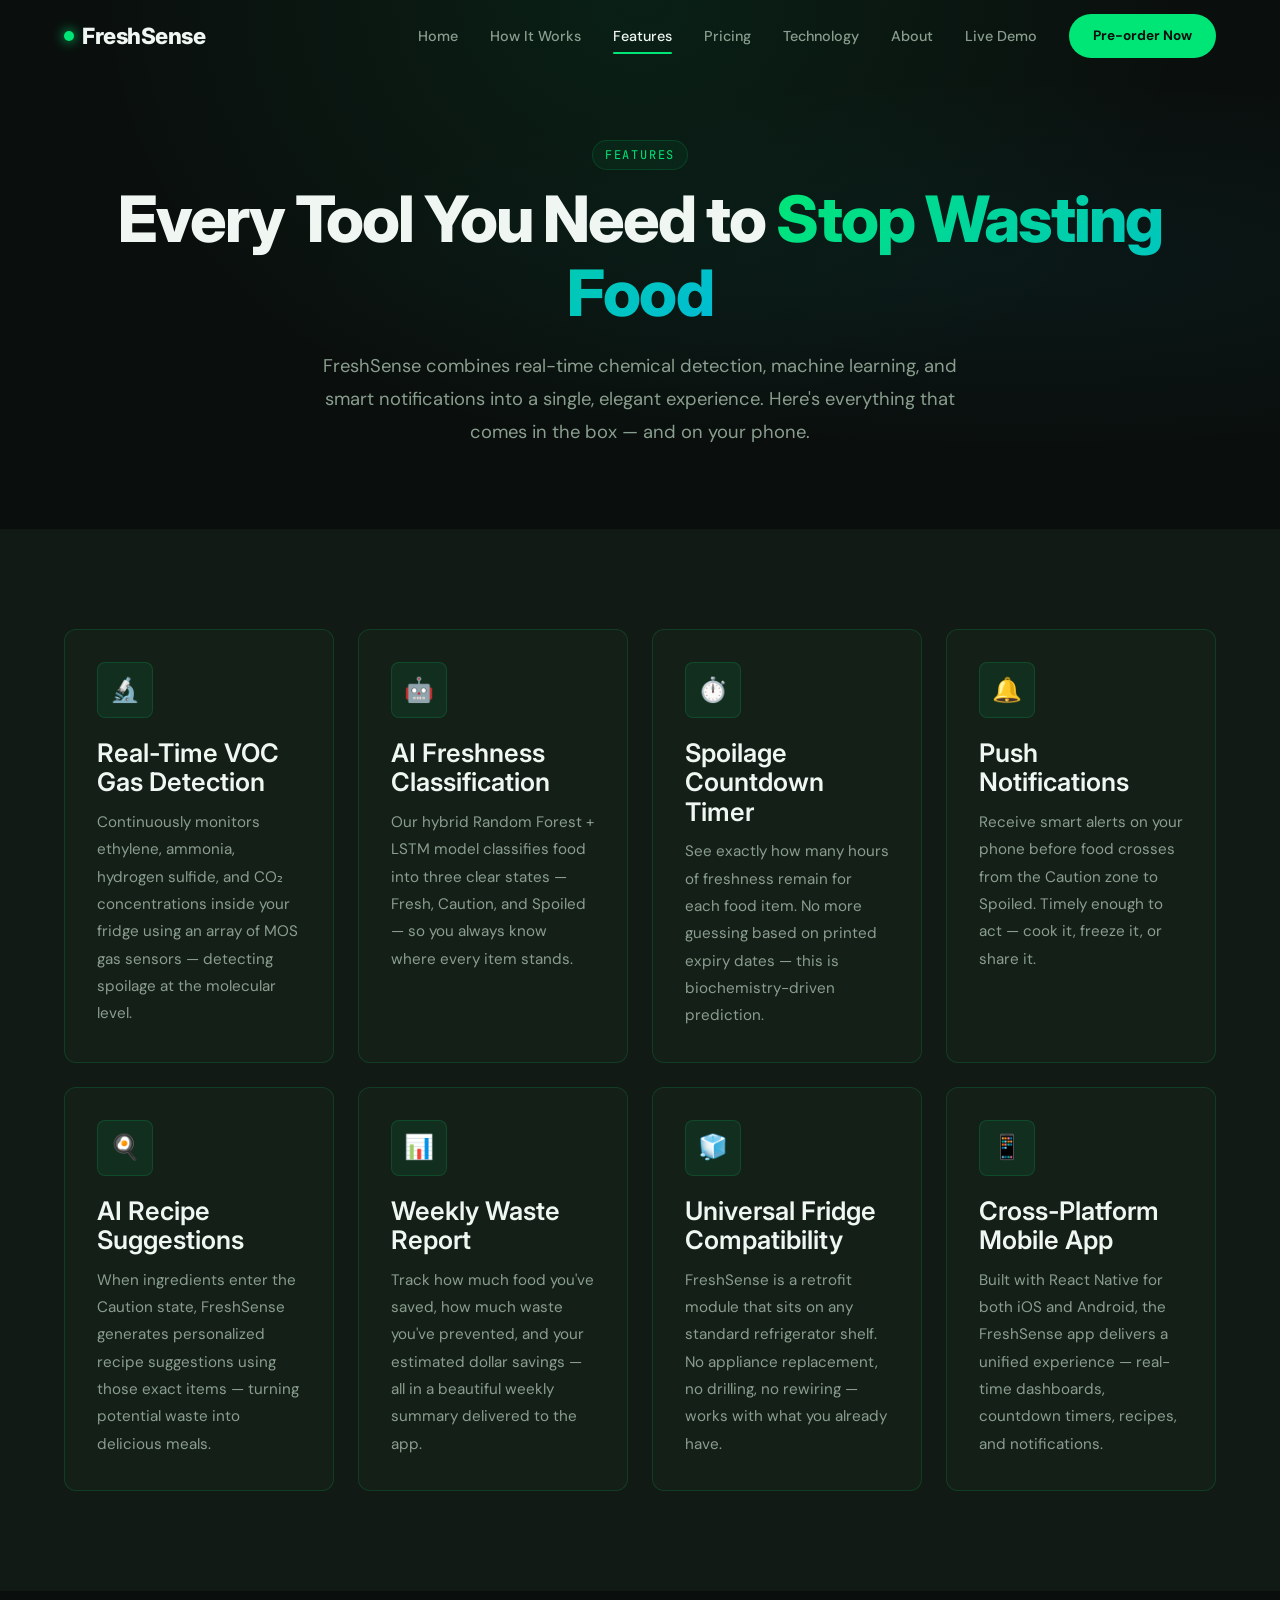
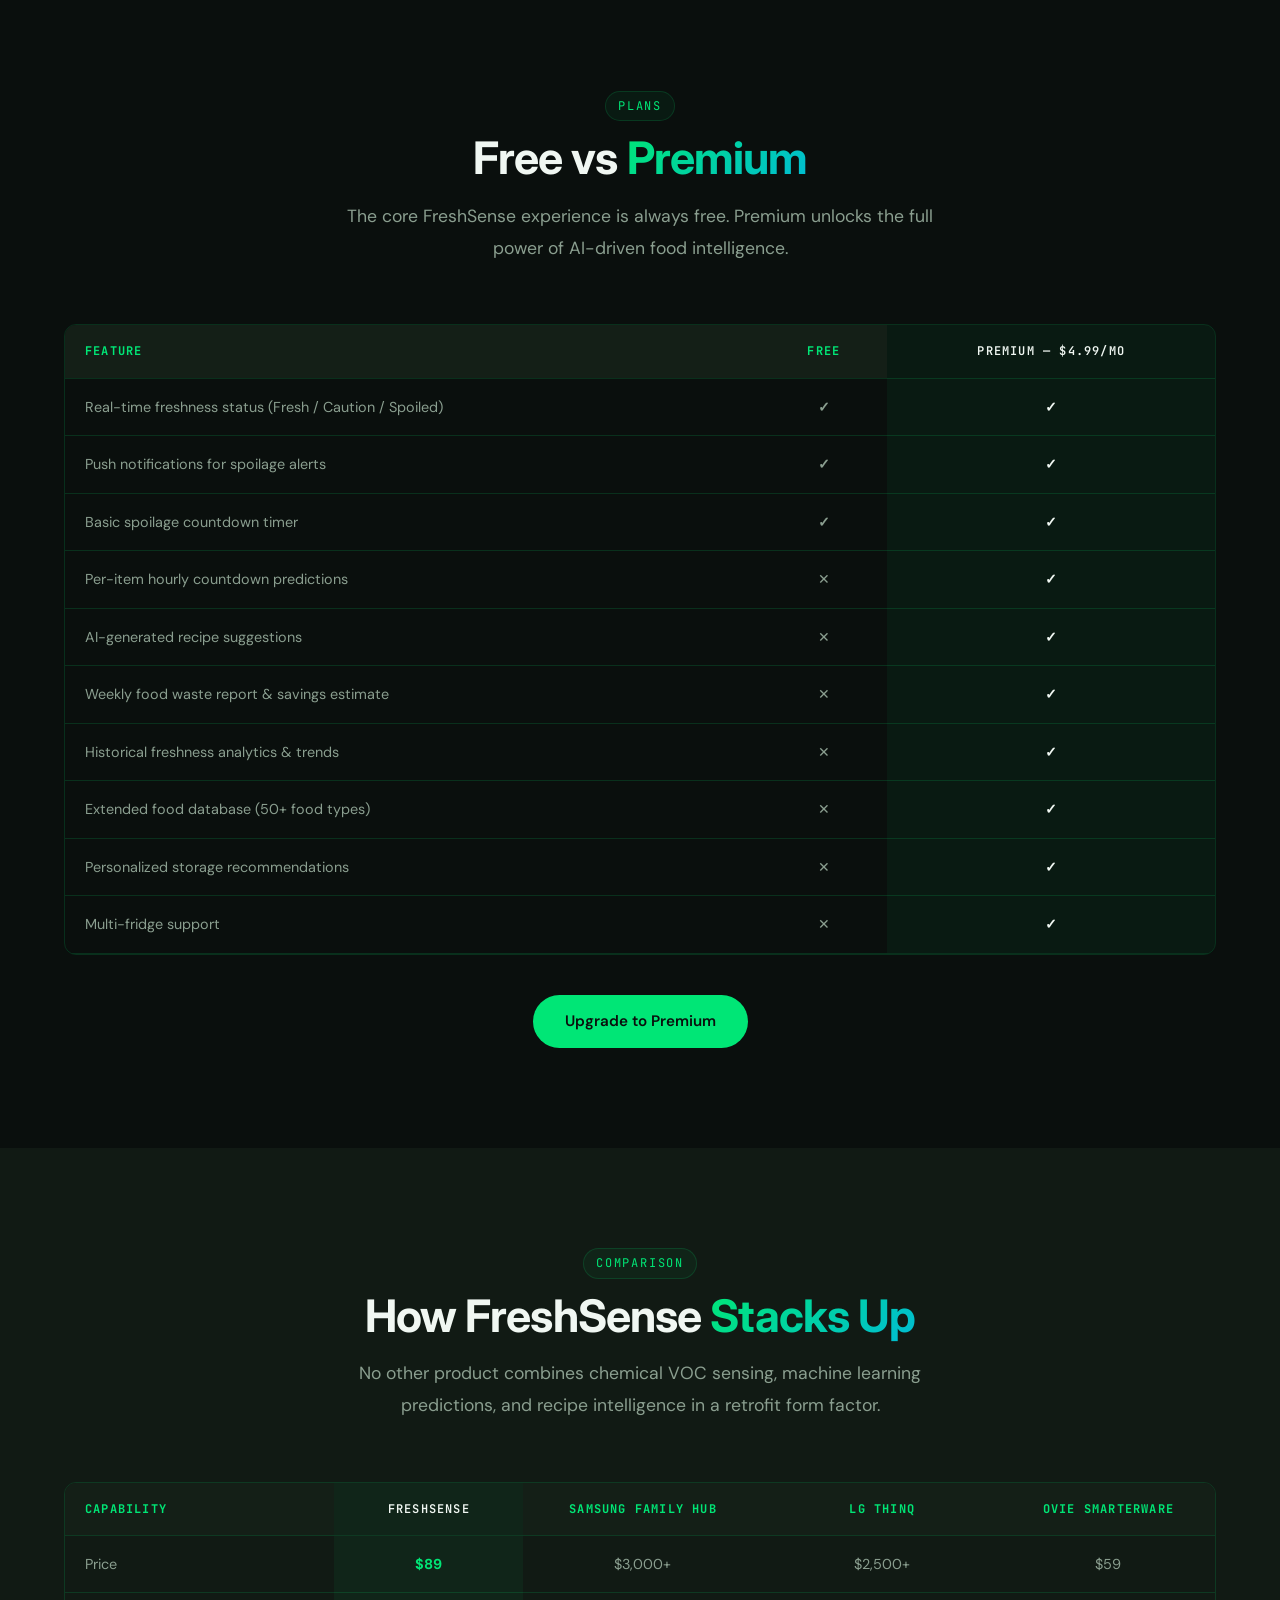
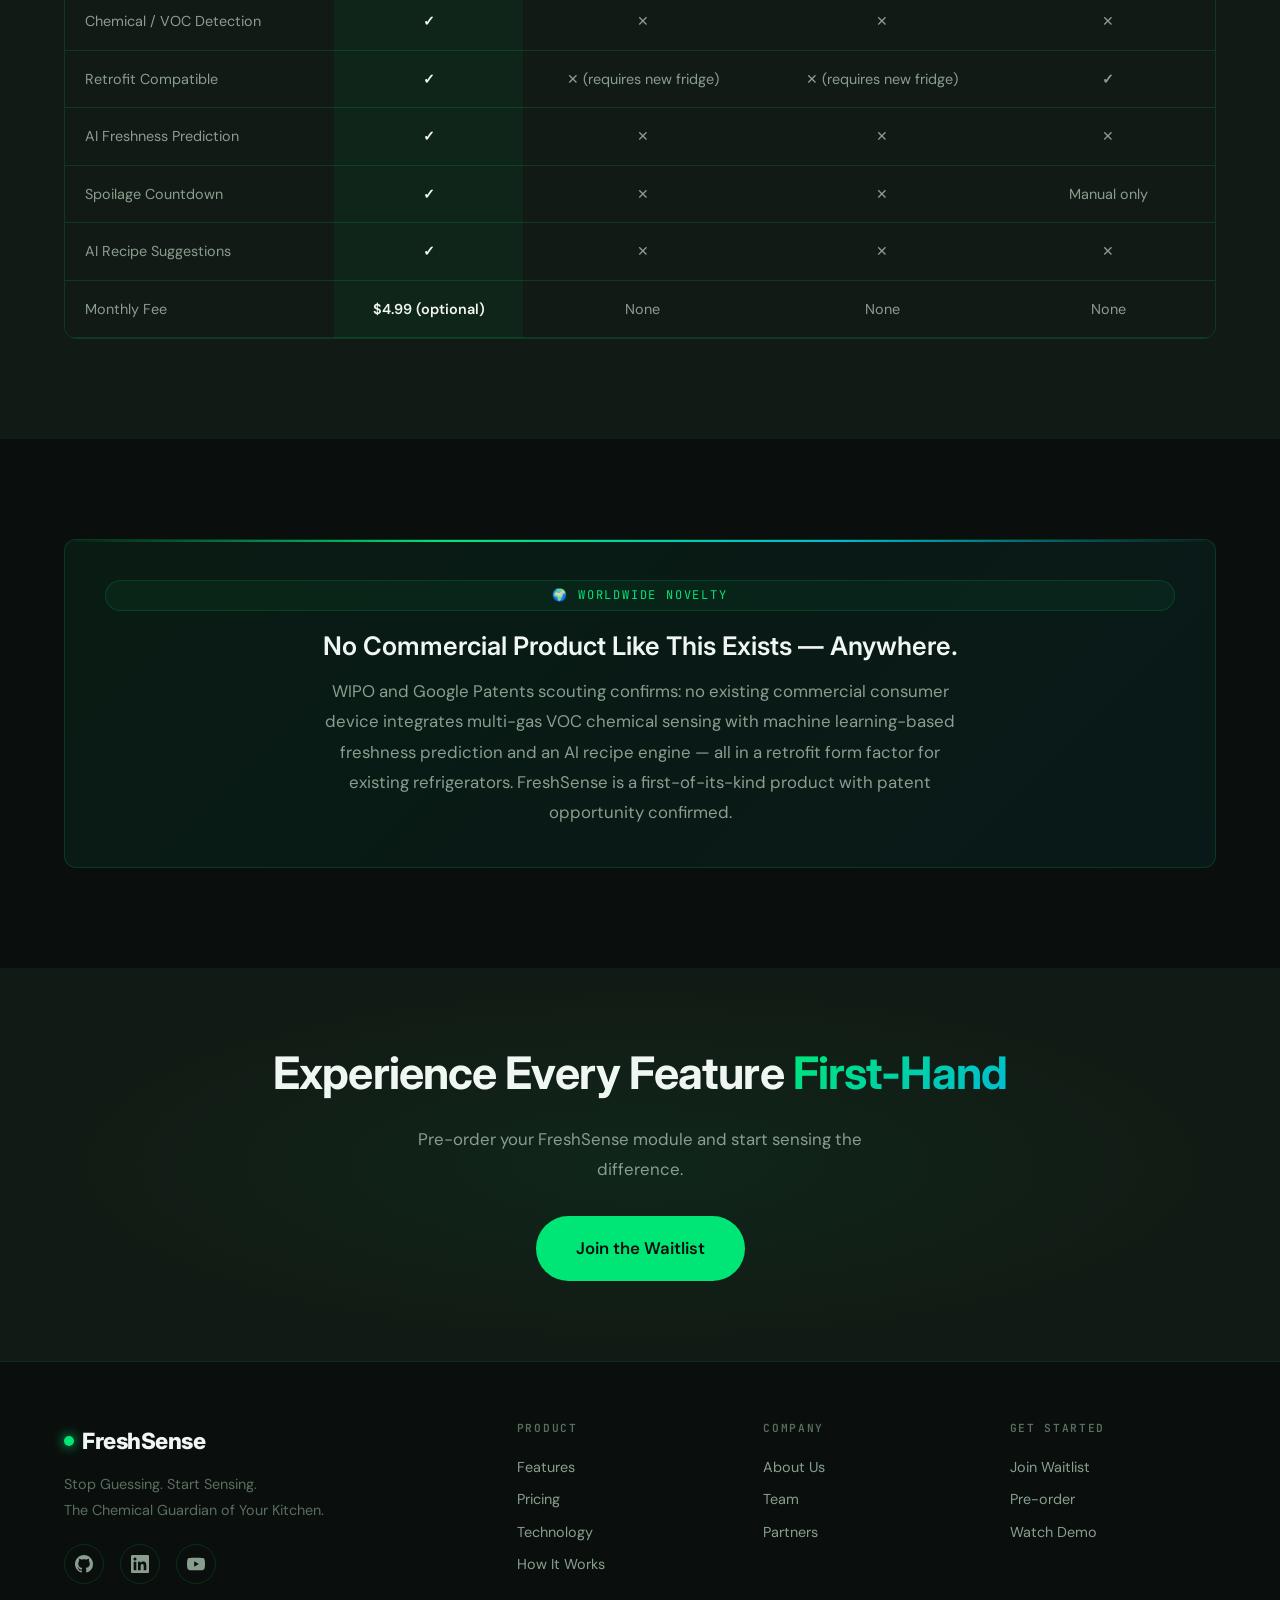
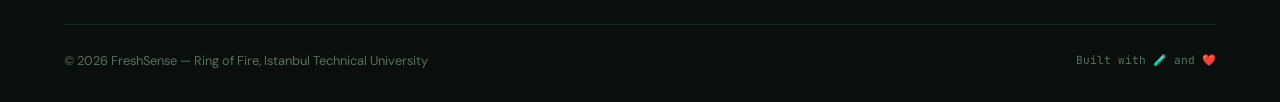
<file: features.html>
<!DOCTYPE html>
<html lang="en">
<head>
  <meta charset="UTF-8">
  <meta name="viewport" content="width=device-width, initial-scale=1.0">
  <title>Features — FreshSense</title>
  <meta name="description" content="Explore FreshSense features: real-time VOC gas detection, AI freshness classification, spoilage countdowns, push notifications, recipe suggestions, and more.">
  <link rel="stylesheet" href="assets/css/styles.css">
</head>
<body>

  <!-- Navbar -->
  <nav class="navbar" id="navbar">
    <div class="container">
      <a href="index.html" class="nav-logo"><span class="logo-dot"></span>FreshSense</a>
      <div class="nav-links" id="navLinks">
        <a href="index.html">Home</a>
        <a href="how-it-works.html">How It Works</a>
        <a href="features.html" class="active">Features</a>
        <a href="pricing.html">Pricing</a>
        <a href="technology.html">Technology</a>
        <a href="about.html">About</a>
        <a href="demo.html">Live Demo</a>
        <a href="waitlist.html" class="nav-cta">Pre-order Now</a>
      </div>
      <button class="nav-toggle" id="navToggle" aria-label="Toggle navigation"><span></span><span></span><span></span></button>
    </div>
  </nav>
  <div class="nav-overlay" id="navOverlay"></div>

  <!-- Page Hero -->
  <section class="page-hero">
    <div class="container">
      <span class="section-label">Features</span>
      <h1>Every Tool You Need to <span class="text-gradient">Stop Wasting Food</span></h1>
      <p>FreshSense combines real-time chemical detection, machine learning, and smart notifications into a single, elegant experience. Here's everything that comes in the box — and on your phone.</p>
    </div>
  </section>

  <!-- Feature Grid -->
  <section class="section" style="background:var(--bg-secondary);">
    <div class="container">
      <div class="grid-4">
        <div class="card reveal reveal-delay-1">
          <div class="card-icon">🔬</div>
          <h3>Real-Time VOC Gas Detection</h3>
          <p>Continuously monitors ethylene, ammonia, hydrogen sulfide, and CO₂ concentrations inside your fridge using an array of MOS gas sensors — detecting spoilage at the molecular level.</p>
        </div>
        <div class="card reveal reveal-delay-2">
          <div class="card-icon">🤖</div>
          <h3>AI Freshness Classification</h3>
          <p>Our hybrid Random Forest + LSTM model classifies food into three clear states — Fresh, Caution, and Spoiled — so you always know where every item stands.</p>
        </div>
        <div class="card reveal reveal-delay-3">
          <div class="card-icon">⏱️</div>
          <h3>Spoilage Countdown Timer</h3>
          <p>See exactly how many hours of freshness remain for each food item. No more guessing based on printed expiry dates — this is biochemistry-driven prediction.</p>
        </div>
        <div class="card reveal reveal-delay-4">
          <div class="card-icon">🔔</div>
          <h3>Push Notifications</h3>
          <p>Receive smart alerts on your phone before food crosses from the Caution zone to Spoiled. Timely enough to act — cook it, freeze it, or share it.</p>
        </div>
        <div class="card reveal reveal-delay-5">
          <div class="card-icon">🍳</div>
          <h3>AI Recipe Suggestions</h3>
          <p>When ingredients enter the Caution state, FreshSense generates personalized recipe suggestions using those exact items — turning potential waste into delicious meals.</p>
        </div>
        <div class="card reveal reveal-delay-6">
          <div class="card-icon">📊</div>
          <h3>Weekly Waste Report</h3>
          <p>Track how much food you've saved, how much waste you've prevented, and your estimated dollar savings — all in a beautiful weekly summary delivered to the app.</p>
        </div>
        <div class="card reveal reveal-delay-7">
          <div class="card-icon">🧊</div>
          <h3>Universal Fridge Compatibility</h3>
          <p>FreshSense is a retrofit module that sits on any standard refrigerator shelf. No appliance replacement, no drilling, no rewiring — works with what you already have.</p>
        </div>
        <div class="card reveal reveal-delay-8">
          <div class="card-icon">📱</div>
          <h3>Cross-Platform Mobile App</h3>
          <p>Built with React Native for both iOS and Android, the FreshSense app delivers a unified experience — real-time dashboards, countdown timers, recipes, and notifications.</p>
        </div>
      </div>
    </div>
  </section>

  <!-- Premium vs Free Table -->
  <section class="section" id="premium-free">
    <div class="container">
      <div class="section-header reveal">
        <span class="section-label">Plans</span>
        <h2>Free vs <span class="text-gradient">Premium</span></h2>
        <p>The core FreshSense experience is always free. Premium unlocks the full power of AI-driven food intelligence.</p>
      </div>
      <div class="table-wrapper reveal">
        <table class="comparison-table">
          <thead>
            <tr>
              <th>Feature</th>
              <th>Free</th>
              <th class="highlight-col">Premium — $4.99/mo</th>
            </tr>
          </thead>
          <tbody>
            <tr>
              <td>Real-time freshness status (Fresh / Caution / Spoiled)</td>
              <td class="check">✓</td>
              <td class="highlight-col check">✓</td>
            </tr>
            <tr>
              <td>Push notifications for spoilage alerts</td>
              <td class="check">✓</td>
              <td class="highlight-col check">✓</td>
            </tr>
            <tr>
              <td>Basic spoilage countdown timer</td>
              <td class="check">✓</td>
              <td class="highlight-col check">✓</td>
            </tr>
            <tr>
              <td>Per-item hourly countdown predictions</td>
              <td class="cross">✕</td>
              <td class="highlight-col check">✓</td>
            </tr>
            <tr>
              <td>AI-generated recipe suggestions</td>
              <td class="cross">✕</td>
              <td class="highlight-col check">✓</td>
            </tr>
            <tr>
              <td>Weekly food waste report &amp; savings estimate</td>
              <td class="cross">✕</td>
              <td class="highlight-col check">✓</td>
            </tr>
            <tr>
              <td>Historical freshness analytics &amp; trends</td>
              <td class="cross">✕</td>
              <td class="highlight-col check">✓</td>
            </tr>
            <tr>
              <td>Extended food database (50+ food types)</td>
              <td class="cross">✕</td>
              <td class="highlight-col check">✓</td>
            </tr>
            <tr>
              <td>Personalized storage recommendations</td>
              <td class="cross">✕</td>
              <td class="highlight-col check">✓</td>
            </tr>
            <tr>
              <td>Multi-fridge support</td>
              <td class="cross">✕</td>
              <td class="highlight-col check">✓</td>
            </tr>
          </tbody>
        </table>
      </div>
      <div class="text-center mt-40 reveal">
        <a href="pricing.html" class="btn btn-primary">Upgrade to Premium</a>
      </div>
    </div>
  </section>

  <!-- Competitive Comparison -->
  <section class="section" style="background:var(--bg-secondary);">
    <div class="container">
      <div class="section-header reveal">
        <span class="section-label">Comparison</span>
        <h2>How FreshSense <span class="text-gradient">Stacks Up</span></h2>
        <p>No other product combines chemical VOC sensing, machine learning predictions, and recipe intelligence in a retrofit form factor.</p>
      </div>
      <div class="table-wrapper reveal">
        <table class="comparison-table">
          <thead>
            <tr>
              <th>Capability</th>
              <th class="highlight-col">FreshSense</th>
              <th>Samsung Family Hub</th>
              <th>LG ThinQ</th>
              <th>Ovie Smarterware</th>
            </tr>
          </thead>
          <tbody>
            <tr>
              <td>Price</td>
              <td class="highlight-col" style="color:var(--accent-primary);font-weight:700;">$89</td>
              <td>$3,000+</td>
              <td>$2,500+</td>
              <td>$59</td>
            </tr>
            <tr>
              <td>Chemical / VOC Detection</td>
              <td class="highlight-col check">✓</td>
              <td class="cross">✕</td>
              <td class="cross">✕</td>
              <td class="cross">✕</td>
            </tr>
            <tr>
              <td>Retrofit Compatible</td>
              <td class="highlight-col check">✓</td>
              <td class="cross">✕ (requires new fridge)</td>
              <td class="cross">✕ (requires new fridge)</td>
              <td class="check">✓</td>
            </tr>
            <tr>
              <td>AI Freshness Prediction</td>
              <td class="highlight-col check">✓</td>
              <td class="cross">✕</td>
              <td class="cross">✕</td>
              <td class="cross">✕</td>
            </tr>
            <tr>
              <td>Spoilage Countdown</td>
              <td class="highlight-col check">✓</td>
              <td class="cross">✕</td>
              <td class="cross">✕</td>
              <td>Manual only</td>
            </tr>
            <tr>
              <td>AI Recipe Suggestions</td>
              <td class="highlight-col check">✓</td>
              <td class="cross">✕</td>
              <td class="cross">✕</td>
              <td class="cross">✕</td>
            </tr>
            <tr>
              <td>Monthly Fee</td>
              <td class="highlight-col">$4.99 (optional)</td>
              <td>None</td>
              <td>None</td>
              <td>None</td>
            </tr>
          </tbody>
        </table>
      </div>
    </div>
  </section>

  <!-- Worldwide Novelty Callout -->
  <section class="section">
    <div class="container">
      <div class="callout-block reveal">
        <span class="section-label" style="margin-bottom:20px;display:block;">🌍 Worldwide Novelty</span>
        <h3>No Commercial Product Like This Exists — Anywhere.</h3>
        <p style="max-width:640px;margin:16px auto 0;">WIPO and Google Patents scouting confirms: no existing commercial consumer device integrates multi-gas VOC chemical sensing with machine learning-based freshness prediction and an AI recipe engine — all in a retrofit form factor for existing refrigerators. FreshSense is a first-of-its-kind product with patent opportunity confirmed.</p>
      </div>
    </div>
  </section>

  <!-- CTA -->
  <section class="cta-banner">
    <div class="container reveal">
      <h2>Experience Every Feature <span class="text-gradient">First-Hand</span></h2>
      <p style="max-width:500px;margin:0 auto 32px;">Pre-order your FreshSense module and start sensing the difference.</p>
      <a href="waitlist.html" class="btn btn-primary btn-lg">Join the Waitlist</a>
    </div>
  </section>

  <!-- Footer -->
  <footer class="footer">
    <div class="container">
      <div class="footer-grid">
        <div class="footer-brand">
          <a href="index.html" class="nav-logo"><span class="logo-dot"></span>FreshSense</a>
          <p>Stop Guessing. Start Sensing.<br>The Chemical Guardian of Your Kitchen.</p>
          <div class="footer-socials">
            <a href="https://github.com/mss1091/freshsense" target="_blank" rel="noopener" aria-label="GitHub"><svg width="18" height="18" viewBox="0 0 24 24" fill="currentColor"><path d="M12 0C5.37 0 0 5.37 0 12c0 5.31 3.435 9.795 8.205 11.385.6.105.825-.255.825-.57 0-.285-.015-1.23-.015-2.235-3.015.555-3.795-.735-4.035-1.41-.135-.345-.72-1.41-1.23-1.695-.42-.225-1.02-.78-.015-.795.945-.015 1.62.87 1.845 1.23 1.08 1.815 2.805 1.305 3.495.99.105-.78.42-1.305.765-1.605-2.67-.3-5.46-1.335-5.46-5.925 0-1.305.465-2.385 1.23-3.225-.12-.3-.54-1.53.12-3.18 0 0 1.005-.315 3.3 1.23.96-.27 1.98-.405 3-.405s2.04.135 3 .405c2.295-1.56 3.3-1.23 3.3-1.23.66 1.65.24 2.88.12 3.18.765.84 1.23 1.905 1.23 3.225 0 4.605-2.805 5.625-5.475 5.925.435.375.81 1.095.81 2.22 0 1.605-.015 2.895-.015 3.3 0 .315.225.69.825.57A12.02 12.02 0 0024 12c0-6.63-5.37-12-12-12z"/></svg></a>
            <a href="https://www.linkedin.com/in/mssever" target="_blank" rel="noopener" aria-label="LinkedIn"><svg width="18" height="18" viewBox="0 0 24 24" fill="currentColor"><path d="M20.447 20.452h-3.554v-5.569c0-1.328-.027-3.037-1.852-3.037-1.853 0-2.136 1.445-2.136 2.939v5.667H9.351V9h3.414v1.561h.046c.477-.9 1.637-1.85 3.37-1.85 3.601 0 4.267 2.37 4.267 5.455v6.286zM5.337 7.433a2.062 2.062 0 01-2.063-2.065 2.064 2.064 0 112.063 2.065zm1.782 13.019H3.555V9h3.564v11.452zM22.225 0H1.771C.792 0 0 .774 0 1.729v20.542C0 23.227.792 24 1.771 24h20.451C23.2 24 24 23.227 24 22.271V1.729C24 .774 23.2 0 22.222 0h.003z"/></svg></a>
            <a href="https://youtu.be/FWKUDwyPlBI" target="_blank" rel="noopener" aria-label="YouTube"><svg width="18" height="18" viewBox="0 0 24 24" fill="currentColor"><path d="M23.498 6.186a3.016 3.016 0 00-2.122-2.136C19.505 3.545 12 3.545 12 3.545s-7.505 0-9.377.505A3.017 3.017 0 00.502 6.186C0 8.07 0 12 0 12s0 3.93.502 5.814a3.016 3.016 0 002.122 2.136c1.871.505 9.376.505 9.376.505s7.505 0 9.377-.505a3.015 3.015 0 002.122-2.136C24 15.93 24 12 24 12s0-3.93-.502-5.814zM9.545 15.568V8.432L15.818 12l-6.273 3.568z"/></svg></a>
          </div>
        </div>
        <div class="footer-col"><h4>Product</h4><a href="features.html">Features</a><a href="pricing.html">Pricing</a><a href="technology.html">Technology</a><a href="how-it-works.html">How It Works</a></div>
        <div class="footer-col"><h4>Company</h4><a href="about.html">About Us</a><a href="about.html#team">Team</a><a href="about.html#partners">Partners</a></div>
        <div class="footer-col"><h4>Get Started</h4><a href="waitlist.html">Join Waitlist</a><a href="pricing.html">Pre-order</a><a href="https://youtu.be/FWKUDwyPlBI" target="_blank" rel="noopener">Watch Demo</a></div>
      </div>
      <div class="footer-bottom">
        <p>&copy; 2026 FreshSense — Ring of Fire, Istanbul Technical University</p>
        <p class="mono" style="font-size:0.7rem;color:var(--text-dim);">Built with 🧪 and ❤️</p>
      </div>
    </div>
  </footer>

  <script>
    const navbar = document.getElementById('navbar');
    window.addEventListener('scroll', () => navbar.classList.toggle('scrolled', window.scrollY > 50));
    const navToggle = document.getElementById('navToggle');
    const navLinks = document.getElementById('navLinks');
    const navOverlay = document.getElementById('navOverlay');
    navToggle.addEventListener('click', () => { navToggle.classList.toggle('open'); navLinks.classList.toggle('open'); navOverlay.classList.toggle('active'); });
    navOverlay.addEventListener('click', () => { navToggle.classList.remove('open'); navLinks.classList.remove('open'); navOverlay.classList.remove('active'); });
    const revealElements = document.querySelectorAll('.reveal');
    const revealObserver = new IntersectionObserver((entries) => { entries.forEach(entry => { if (entry.isIntersecting) entry.target.classList.add('visible'); }); }, { threshold: 0.1, rootMargin: '0px 0px -40px 0px' });
    revealElements.forEach(el => revealObserver.observe(el));
  </script>

</body>
</html>
</file>
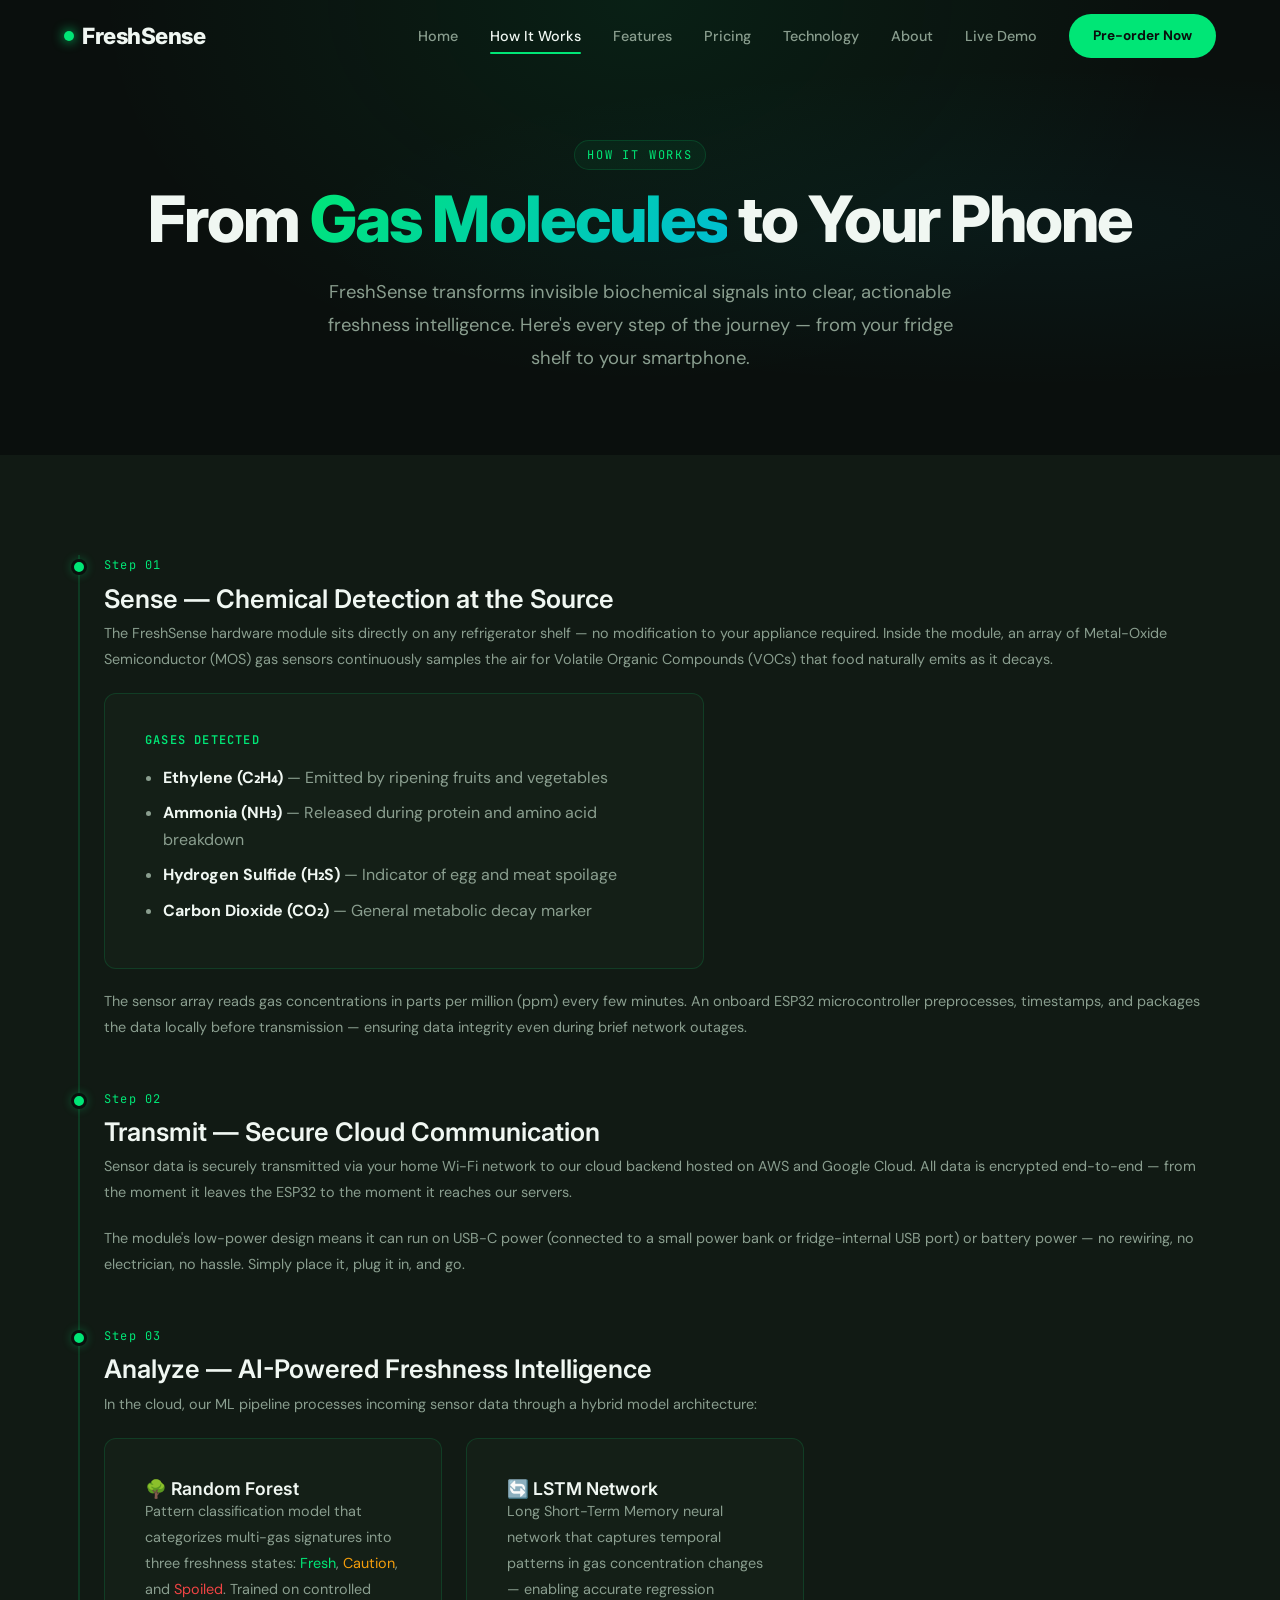
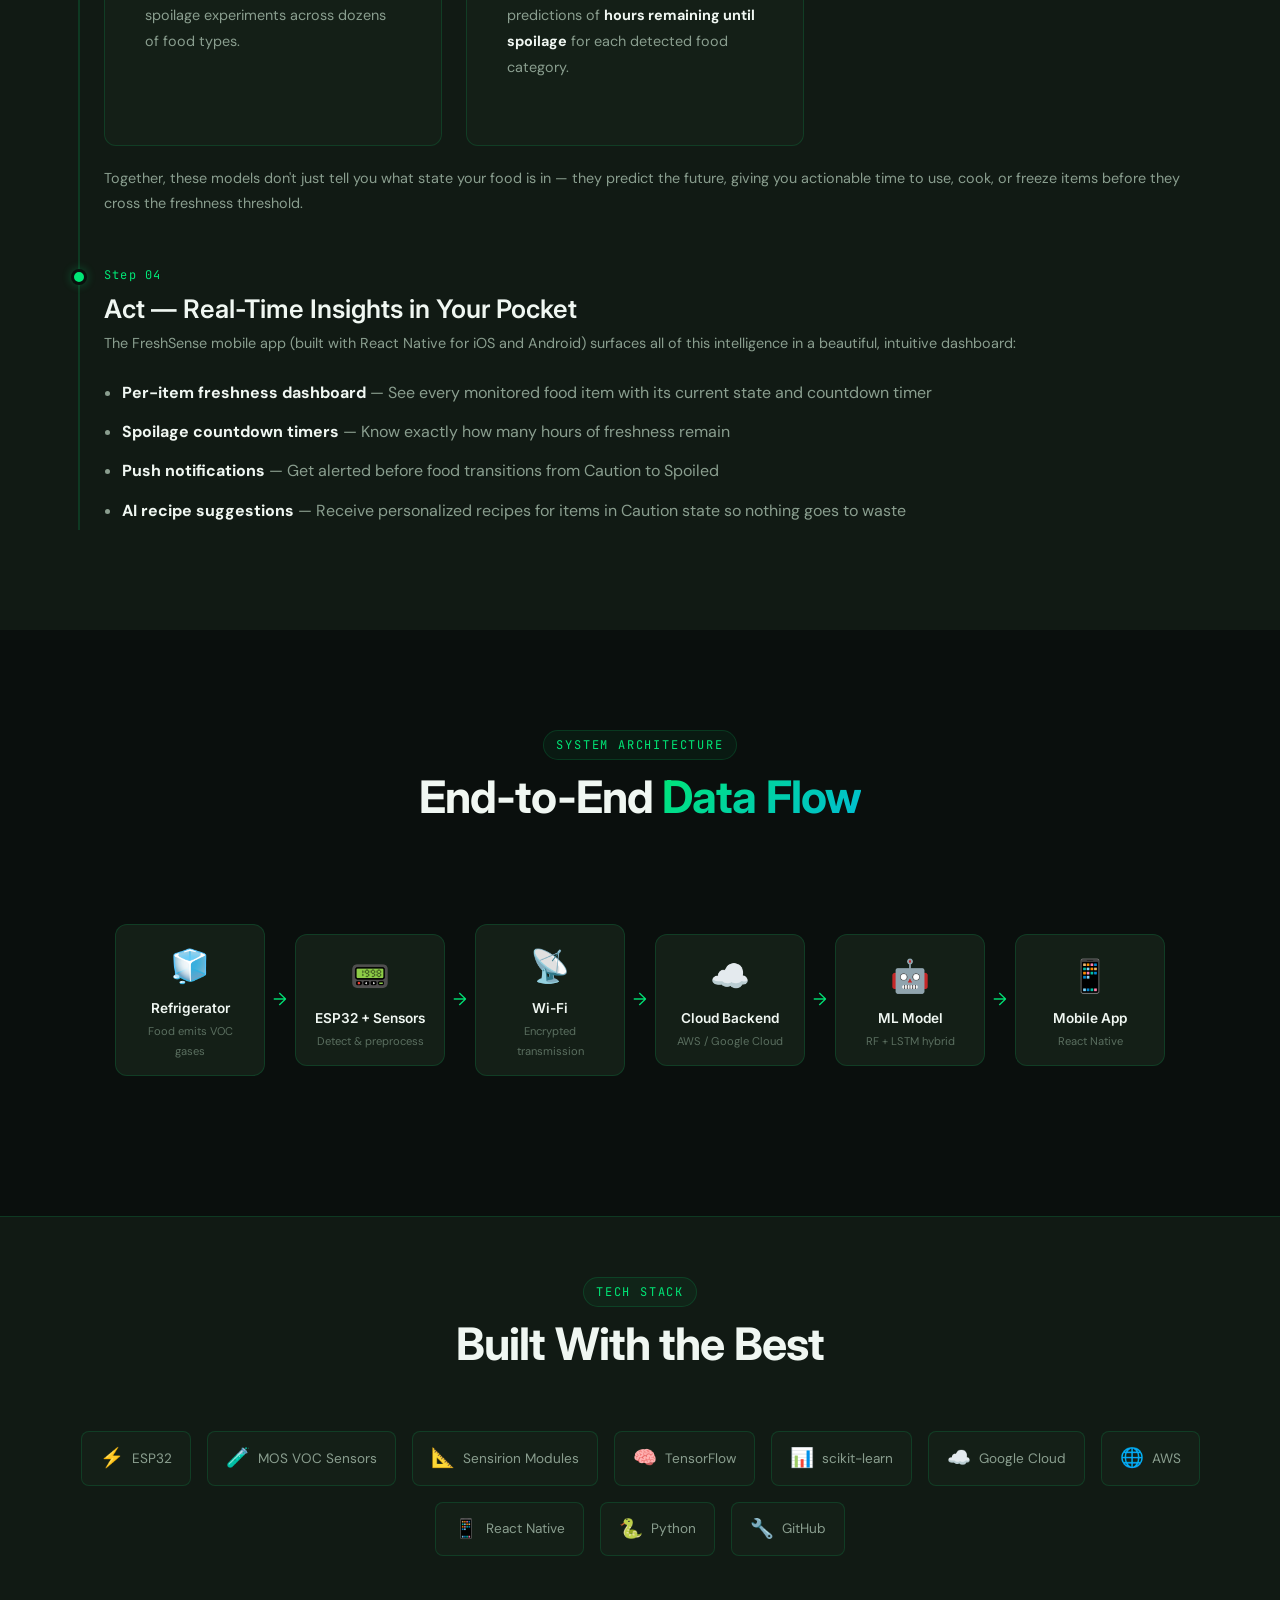
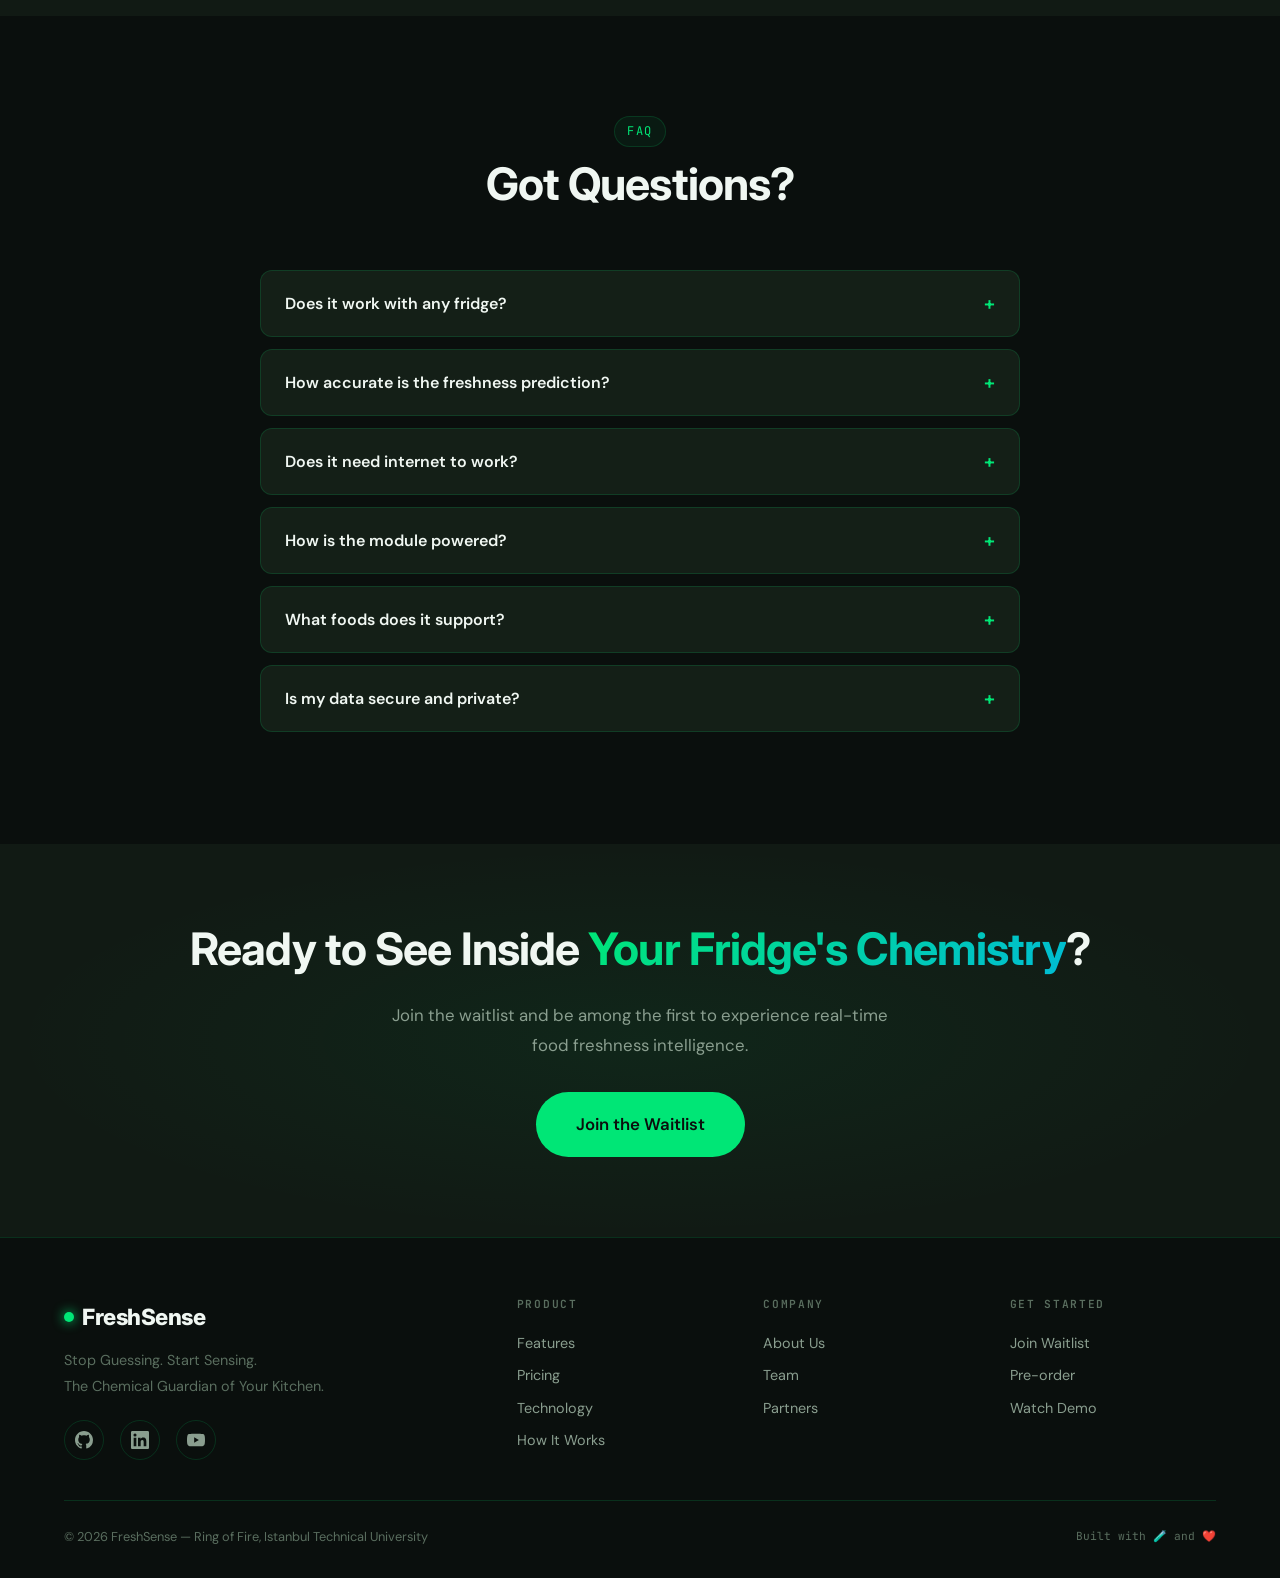
<file: how-it-works.html>
<!DOCTYPE html>
<html lang="en">
<head>
  <meta charset="UTF-8">
  <meta name="viewport" content="width=device-width, initial-scale=1.0">
  <title>How It Works — FreshSense</title>
  <meta name="description" content="Discover how FreshSense uses MOS VOC gas sensors, cloud AI, and a mobile app to detect food spoilage in real time — from sensor to smartphone in seconds.">
  <link rel="stylesheet" href="assets/css/styles.css">
</head>
<body>

  <!-- Navbar -->
  <nav class="navbar" id="navbar">
    <div class="container">
      <a href="index.html" class="nav-logo">
        <span class="logo-dot"></span>
        FreshSense
      </a>
      <div class="nav-links" id="navLinks">
        <a href="index.html">Home</a>
        <a href="how-it-works.html" class="active">How It Works</a>
        <a href="features.html">Features</a>
        <a href="pricing.html">Pricing</a>
        <a href="technology.html">Technology</a>
        <a href="about.html">About</a>
        <a href="demo.html">Live Demo</a>
        <a href="waitlist.html" class="nav-cta">Pre-order Now</a>
      </div>
      <button class="nav-toggle" id="navToggle" aria-label="Toggle navigation">
        <span></span><span></span><span></span>
      </button>
    </div>
  </nav>
  <div class="nav-overlay" id="navOverlay"></div>

  <!-- Page Hero -->
  <section class="page-hero">
    <div class="container">
      <span class="section-label">How It Works</span>
      <h1>From <span class="text-gradient">Gas Molecules</span> to Your Phone</h1>
      <p>FreshSense transforms invisible biochemical signals into clear, actionable freshness intelligence. Here's every step of the journey — from your fridge shelf to your smartphone.</p>
    </div>
  </section>

  <!-- Step-by-step Deep Dive -->
  <section class="section" style="background:var(--bg-secondary);">
    <div class="container">
      <div class="timeline">
        <!-- Step 1 -->
        <div class="timeline-item reveal">
          <div class="timeline-dot"></div>
          <div class="timeline-date">Step 01</div>
          <h3>Sense — Chemical Detection at the Source</h3>
          <p>The FreshSense hardware module sits directly on any refrigerator shelf — no modification to your appliance required. Inside the module, an array of Metal-Oxide Semiconductor (MOS) gas sensors continuously samples the air for Volatile Organic Compounds (VOCs) that food naturally emits as it decays.</p>
          <div class="info-card mt-20" style="max-width:600px;">
            <h4 class="mono text-accent" style="font-size:0.75rem;letter-spacing:0.1em;margin-bottom:12px;">GASES DETECTED</h4>
            <ul style="list-style:disc;padding-left:18px;">
              <li style="color:var(--text-secondary);padding:4px 0;"><strong style="color:var(--text-primary);">Ethylene (C₂H₄)</strong> — Emitted by ripening fruits and vegetables</li>
              <li style="color:var(--text-secondary);padding:4px 0;"><strong style="color:var(--text-primary);">Ammonia (NH₃)</strong> — Released during protein and amino acid breakdown</li>
              <li style="color:var(--text-secondary);padding:4px 0;"><strong style="color:var(--text-primary);">Hydrogen Sulfide (H₂S)</strong> — Indicator of egg and meat spoilage</li>
              <li style="color:var(--text-secondary);padding:4px 0;"><strong style="color:var(--text-primary);">Carbon Dioxide (CO₂)</strong> — General metabolic decay marker</li>
            </ul>
          </div>
          <p class="mt-20">The sensor array reads gas concentrations in parts per million (ppm) every few minutes. An onboard ESP32 microcontroller preprocesses, timestamps, and packages the data locally before transmission — ensuring data integrity even during brief network outages.</p>
        </div>

        <!-- Step 2 -->
        <div class="timeline-item reveal">
          <div class="timeline-dot"></div>
          <div class="timeline-date">Step 02</div>
          <h3>Transmit — Secure Cloud Communication</h3>
          <p>Sensor data is securely transmitted via your home Wi-Fi network to our cloud backend hosted on AWS and Google Cloud. All data is encrypted end-to-end — from the moment it leaves the ESP32 to the moment it reaches our servers.</p>
          <p class="mt-20">The module's low-power design means it can run on USB-C power (connected to a small power bank or fridge-internal USB port) or battery power — no rewiring, no electrician, no hassle. Simply place it, plug it in, and go.</p>
        </div>

        <!-- Step 3 -->
        <div class="timeline-item reveal">
          <div class="timeline-dot"></div>
          <div class="timeline-date">Step 03</div>
          <h3>Analyze — AI-Powered Freshness Intelligence</h3>
          <p>In the cloud, our ML pipeline processes incoming sensor data through a hybrid model architecture:</p>
          <div class="grid-2 mt-20" style="max-width:700px;">
            <div class="info-card">
              <h4>🌳 Random Forest</h4>
              <p>Pattern classification model that categorizes multi-gas signatures into three freshness states: <span class="text-accent">Fresh</span>, <span style="color:#f59e0b;">Caution</span>, and <span style="color:#ef4444;">Spoiled</span>. Trained on controlled spoilage experiments across dozens of food types.</p>
            </div>
            <div class="info-card">
              <h4>🔄 LSTM Network</h4>
              <p>Long Short-Term Memory neural network that captures temporal patterns in gas concentration changes — enabling accurate regression predictions of <strong style="color:var(--text-primary);">hours remaining until spoilage</strong> for each detected food category.</p>
            </div>
          </div>
          <p class="mt-20">Together, these models don't just tell you what state your food is in — they predict the future, giving you actionable time to use, cook, or freeze items before they cross the freshness threshold.</p>
        </div>

        <!-- Step 4 -->
        <div class="timeline-item reveal">
          <div class="timeline-dot"></div>
          <div class="timeline-date">Step 04</div>
          <h3>Act — Real-Time Insights in Your Pocket</h3>
          <p>The FreshSense mobile app (built with React Native for iOS and Android) surfaces all of this intelligence in a beautiful, intuitive dashboard:</p>
          <ul style="list-style:disc;padding-left:18px;margin-top:16px;">
            <li style="color:var(--text-secondary);padding:6px 0;"><strong style="color:var(--text-primary);">Per-item freshness dashboard</strong> — See every monitored food item with its current state and countdown timer</li>
            <li style="color:var(--text-secondary);padding:6px 0;"><strong style="color:var(--text-primary);">Spoilage countdown timers</strong> — Know exactly how many hours of freshness remain</li>
            <li style="color:var(--text-secondary);padding:6px 0;"><strong style="color:var(--text-primary);">Push notifications</strong> — Get alerted before food transitions from Caution to Spoiled</li>
            <li style="color:var(--text-secondary);padding:6px 0;"><strong style="color:var(--text-primary);">AI recipe suggestions</strong> — Receive personalized recipes for items in Caution state so nothing goes to waste</li>
          </ul>
        </div>
      </div>
    </div>
  </section>

  <!-- Architecture Diagram -->
  <section class="section" id="architecture">
    <div class="container">
      <div class="section-header reveal">
        <span class="section-label">System Architecture</span>
        <h2>End-to-End <span class="text-gradient">Data Flow</span></h2>
      </div>
      <div class="arch-flow reveal">
        <div class="arch-node">
          <div class="arch-icon">🧊</div>
          <h4>Refrigerator</h4>
          <p>Food emits VOC gases</p>
        </div>
        <div class="arch-arrow">→</div>
        <div class="arch-node">
          <div class="arch-icon">📟</div>
          <h4>ESP32 + Sensors</h4>
          <p>Detect &amp; preprocess</p>
        </div>
        <div class="arch-arrow">→</div>
        <div class="arch-node">
          <div class="arch-icon">📡</div>
          <h4>Wi-Fi</h4>
          <p>Encrypted transmission</p>
        </div>
        <div class="arch-arrow">→</div>
        <div class="arch-node">
          <div class="arch-icon">☁️</div>
          <h4>Cloud Backend</h4>
          <p>AWS / Google Cloud</p>
        </div>
        <div class="arch-arrow">→</div>
        <div class="arch-node">
          <div class="arch-icon">🤖</div>
          <h4>ML Model</h4>
          <p>RF + LSTM hybrid</p>
        </div>
        <div class="arch-arrow">→</div>
        <div class="arch-node">
          <div class="arch-icon">📱</div>
          <h4>Mobile App</h4>
          <p>React Native</p>
        </div>
      </div>
    </div>
  </section>

  <!-- Tech Stack -->
  <section class="section-sm" style="background:var(--bg-secondary);border-top:1px solid var(--border);">
    <div class="container">
      <div class="section-header reveal">
        <span class="section-label">Tech Stack</span>
        <h2>Built With the Best</h2>
      </div>
      <div class="tech-grid reveal">
        <div class="tech-item"><span>⚡</span> ESP32</div>
        <div class="tech-item"><span>🧪</span> MOS VOC Sensors</div>
        <div class="tech-item"><span>📐</span> Sensirion Modules</div>
        <div class="tech-item"><span>🧠</span> TensorFlow</div>
        <div class="tech-item"><span>📊</span> scikit-learn</div>
        <div class="tech-item"><span>☁️</span> Google Cloud</div>
        <div class="tech-item"><span>🌐</span> AWS</div>
        <div class="tech-item"><span>📱</span> React Native</div>
        <div class="tech-item"><span>🐍</span> Python</div>
        <div class="tech-item"><span>🔧</span> GitHub</div>
      </div>
    </div>
  </section>

  <!-- FAQ -->
  <section class="section" id="faq">
    <div class="container">
      <div class="section-header reveal">
        <span class="section-label">FAQ</span>
        <h2>Got Questions?</h2>
      </div>
      <div class="accordion reveal">
        <div class="accordion-item">
          <button class="accordion-header">
            Does it work with any fridge?
            <span class="accordion-icon">+</span>
          </button>
          <div class="accordion-body">
            <div class="accordion-body-inner">
              <p>Yes. FreshSense is a retrofit module designed to sit on any standard refrigerator shelf. It doesn't require any modification to your appliance — no drilling, no rewiring, no replacement. If your fridge has a shelf, FreshSense fits.</p>
            </div>
          </div>
        </div>
        <div class="accordion-item">
          <button class="accordion-header">
            How accurate is the freshness prediction?
            <span class="accordion-icon">+</span>
          </button>
          <div class="accordion-body">
            <div class="accordion-body-inner">
              <p>Our hybrid Random Forest + LSTM model achieves over 92% classification accuracy in controlled spoilage experiments across common food types including fruits, vegetables, dairy, eggs, and meat. The model continuously improves as it processes more real-world data from deployed units.</p>
            </div>
          </div>
        </div>
        <div class="accordion-item">
          <button class="accordion-header">
            Does it need internet to work?
            <span class="accordion-icon">+</span>
          </button>
          <div class="accordion-body">
            <div class="accordion-body-inner">
              <p>The module requires a Wi-Fi connection for cloud-based ML analysis and mobile app synchronization. However, the ESP32 microcontroller buffers sensor data locally during brief network outages and syncs automatically when connectivity is restored.</p>
            </div>
          </div>
        </div>
        <div class="accordion-item">
          <button class="accordion-header">
            How is the module powered?
            <span class="accordion-icon">+</span>
          </button>
          <div class="accordion-body">
            <div class="accordion-body-inner">
              <p>FreshSense supports two power options: USB-C (connect to a power bank, wall adapter with a thin cable through the fridge door seal, or a USB port inside some modern fridges) and rechargeable battery mode for fully wireless operation. The low-power design ensures extended battery life between charges.</p>
            </div>
          </div>
        </div>
        <div class="accordion-item">
          <button class="accordion-header">
            What foods does it support?
            <span class="accordion-icon">+</span>
          </button>
          <div class="accordion-body">
            <div class="accordion-body-inner">
              <p>At launch, FreshSense supports freshness detection for the most common refrigerated food categories: fruits, vegetables, dairy products, eggs, raw and cooked meat, and fish. Our food database is continuously expanding through controlled experiments and community data contributions.</p>
            </div>
          </div>
        </div>
        <div class="accordion-item">
          <button class="accordion-header">
            Is my data secure and private?
            <span class="accordion-icon">+</span>
          </button>
          <div class="accordion-body">
            <div class="accordion-body-inner">
              <p>Absolutely. All sensor data is encrypted end-to-end during transmission. We follow GDPR-aligned data handling practices, we never sell your data to third parties, and you can request full data deletion at any time. Your food data stays yours.</p>
            </div>
          </div>
        </div>
      </div>
    </div>
  </section>

  <!-- CTA -->
  <section class="cta-banner">
    <div class="container reveal">
      <h2>Ready to See Inside <span class="text-gradient">Your Fridge's Chemistry</span>?</h2>
      <p style="max-width:500px;margin:0 auto 32px;">Join the waitlist and be among the first to experience real-time food freshness intelligence.</p>
      <a href="waitlist.html" class="btn btn-primary btn-lg">Join the Waitlist</a>
    </div>
  </section>

  <!-- Footer -->
  <footer class="footer">
    <div class="container">
      <div class="footer-grid">
        <div class="footer-brand">
          <a href="index.html" class="nav-logo"><span class="logo-dot"></span>FreshSense</a>
          <p>Stop Guessing. Start Sensing.<br>The Chemical Guardian of Your Kitchen.</p>
          <div class="footer-socials">
            <a href="https://github.com/mss1091/freshsense" target="_blank" rel="noopener" aria-label="GitHub"><svg width="18" height="18" viewBox="0 0 24 24" fill="currentColor"><path d="M12 0C5.37 0 0 5.37 0 12c0 5.31 3.435 9.795 8.205 11.385.6.105.825-.255.825-.57 0-.285-.015-1.23-.015-2.235-3.015.555-3.795-.735-4.035-1.41-.135-.345-.72-1.41-1.23-1.695-.42-.225-1.02-.78-.015-.795.945-.015 1.62.87 1.845 1.23 1.08 1.815 2.805 1.305 3.495.99.105-.78.42-1.305.765-1.605-2.67-.3-5.46-1.335-5.46-5.925 0-1.305.465-2.385 1.23-3.225-.12-.3-.54-1.53.12-3.18 0 0 1.005-.315 3.3 1.23.96-.27 1.98-.405 3-.405s2.04.135 3 .405c2.295-1.56 3.3-1.23 3.3-1.23.66 1.65.24 2.88.12 3.18.765.84 1.23 1.905 1.23 3.225 0 4.605-2.805 5.625-5.475 5.925.435.375.81 1.095.81 2.22 0 1.605-.015 2.895-.015 3.3 0 .315.225.69.825.57A12.02 12.02 0 0024 12c0-6.63-5.37-12-12-12z"/></svg></a>
            <a href="https://www.linkedin.com/in/mssever" target="_blank" rel="noopener" aria-label="LinkedIn"><svg width="18" height="18" viewBox="0 0 24 24" fill="currentColor"><path d="M20.447 20.452h-3.554v-5.569c0-1.328-.027-3.037-1.852-3.037-1.853 0-2.136 1.445-2.136 2.939v5.667H9.351V9h3.414v1.561h.046c.477-.9 1.637-1.85 3.37-1.85 3.601 0 4.267 2.37 4.267 5.455v6.286zM5.337 7.433a2.062 2.062 0 01-2.063-2.065 2.064 2.064 0 112.063 2.065zm1.782 13.019H3.555V9h3.564v11.452zM22.225 0H1.771C.792 0 0 .774 0 1.729v20.542C0 23.227.792 24 1.771 24h20.451C23.2 24 24 23.227 24 22.271V1.729C24 .774 23.2 0 22.222 0h.003z"/></svg></a>
            <a href="https://youtu.be/FWKUDwyPlBI" target="_blank" rel="noopener" aria-label="YouTube"><svg width="18" height="18" viewBox="0 0 24 24" fill="currentColor"><path d="M23.498 6.186a3.016 3.016 0 00-2.122-2.136C19.505 3.545 12 3.545 12 3.545s-7.505 0-9.377.505A3.017 3.017 0 00.502 6.186C0 8.07 0 12 0 12s0 3.93.502 5.814a3.016 3.016 0 002.122 2.136c1.871.505 9.376.505 9.376.505s7.505 0 9.377-.505a3.015 3.015 0 002.122-2.136C24 15.93 24 12 24 12s0-3.93-.502-5.814zM9.545 15.568V8.432L15.818 12l-6.273 3.568z"/></svg></a>
          </div>
        </div>
        <div class="footer-col">
          <h4>Product</h4>
          <a href="features.html">Features</a>
          <a href="pricing.html">Pricing</a>
          <a href="technology.html">Technology</a>
          <a href="how-it-works.html">How It Works</a>
        </div>
        <div class="footer-col">
          <h4>Company</h4>
          <a href="about.html">About Us</a>
          <a href="about.html#team">Team</a>
          <a href="about.html#partners">Partners</a>
        </div>
        <div class="footer-col">
          <h4>Get Started</h4>
          <a href="waitlist.html">Join Waitlist</a>
          <a href="pricing.html">Pre-order</a>
          <a href="https://youtu.be/FWKUDwyPlBI" target="_blank" rel="noopener">Watch Demo</a>
        </div>
      </div>
      <div class="footer-bottom">
        <p>&copy; 2026 FreshSense — Ring of Fire, Istanbul Technical University</p>
        <p class="mono" style="font-size:0.7rem;color:var(--text-dim);">Built with 🧪 and ❤️</p>
      </div>
    </div>
  </footer>

  <script>
    // Navbar
    const navbar = document.getElementById('navbar');
    window.addEventListener('scroll', () => navbar.classList.toggle('scrolled', window.scrollY > 50));
    
    const navToggle = document.getElementById('navToggle');
    const navLinks = document.getElementById('navLinks');
    const navOverlay = document.getElementById('navOverlay');
    navToggle.addEventListener('click', () => {
      navToggle.classList.toggle('open');
      navLinks.classList.toggle('open');
      navOverlay.classList.toggle('active');
    });
    navOverlay.addEventListener('click', () => {
      navToggle.classList.remove('open');
      navLinks.classList.remove('open');
      navOverlay.classList.remove('active');
    });

    // Reveal
    const revealElements = document.querySelectorAll('.reveal');
    const revealObserver = new IntersectionObserver((entries) => {
      entries.forEach(entry => { if (entry.isIntersecting) entry.target.classList.add('visible'); });
    }, { threshold: 0.1, rootMargin: '0px 0px -40px 0px' });
    revealElements.forEach(el => revealObserver.observe(el));

    // Accordion
    document.querySelectorAll('.accordion-header').forEach(btn => {
      btn.addEventListener('click', () => {
        const item = btn.parentElement;
        const isOpen = item.classList.contains('open');
        document.querySelectorAll('.accordion-item').forEach(i => {
          i.classList.remove('open');
          i.querySelector('.accordion-body').style.maxHeight = null;
        });
        if (!isOpen) {
          item.classList.add('open');
          const body = item.querySelector('.accordion-body');
          body.style.maxHeight = body.scrollHeight + 'px';
        }
      });
    });
  </script>

</body>
</html>
</file>
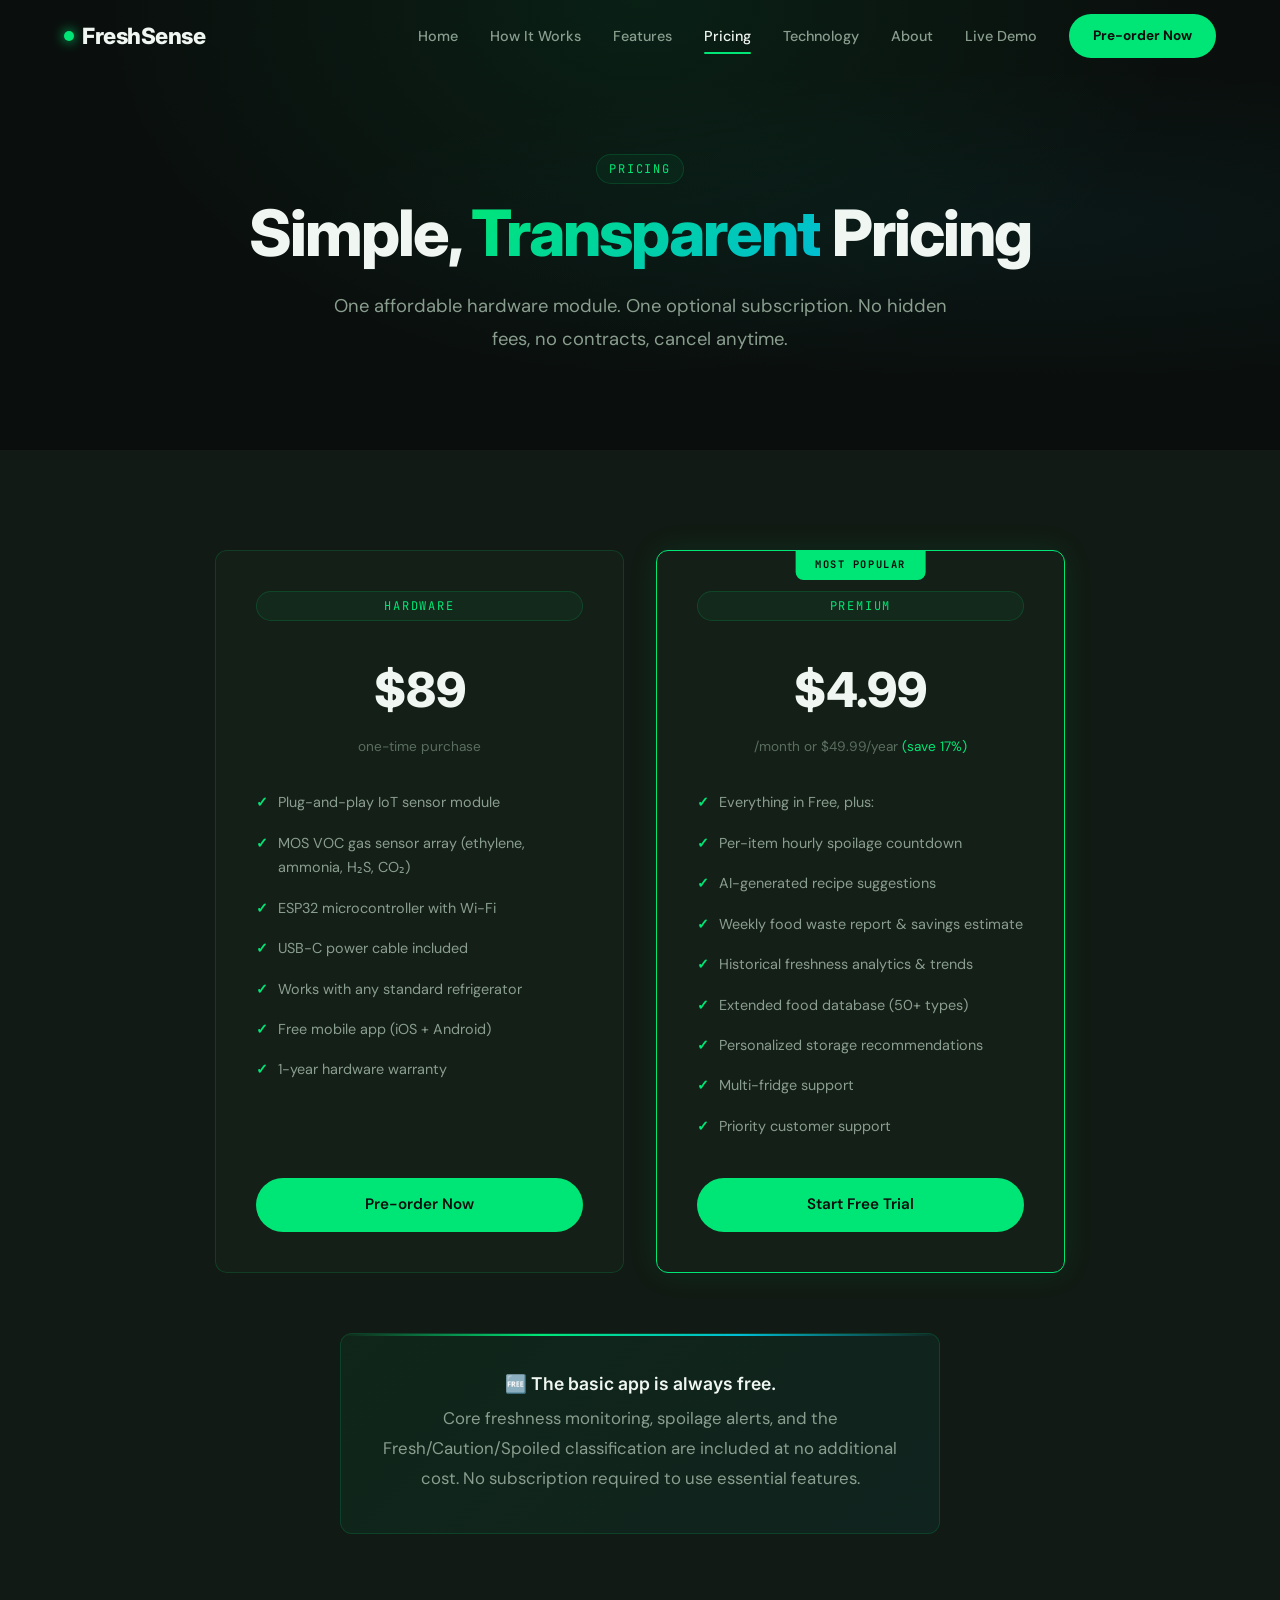
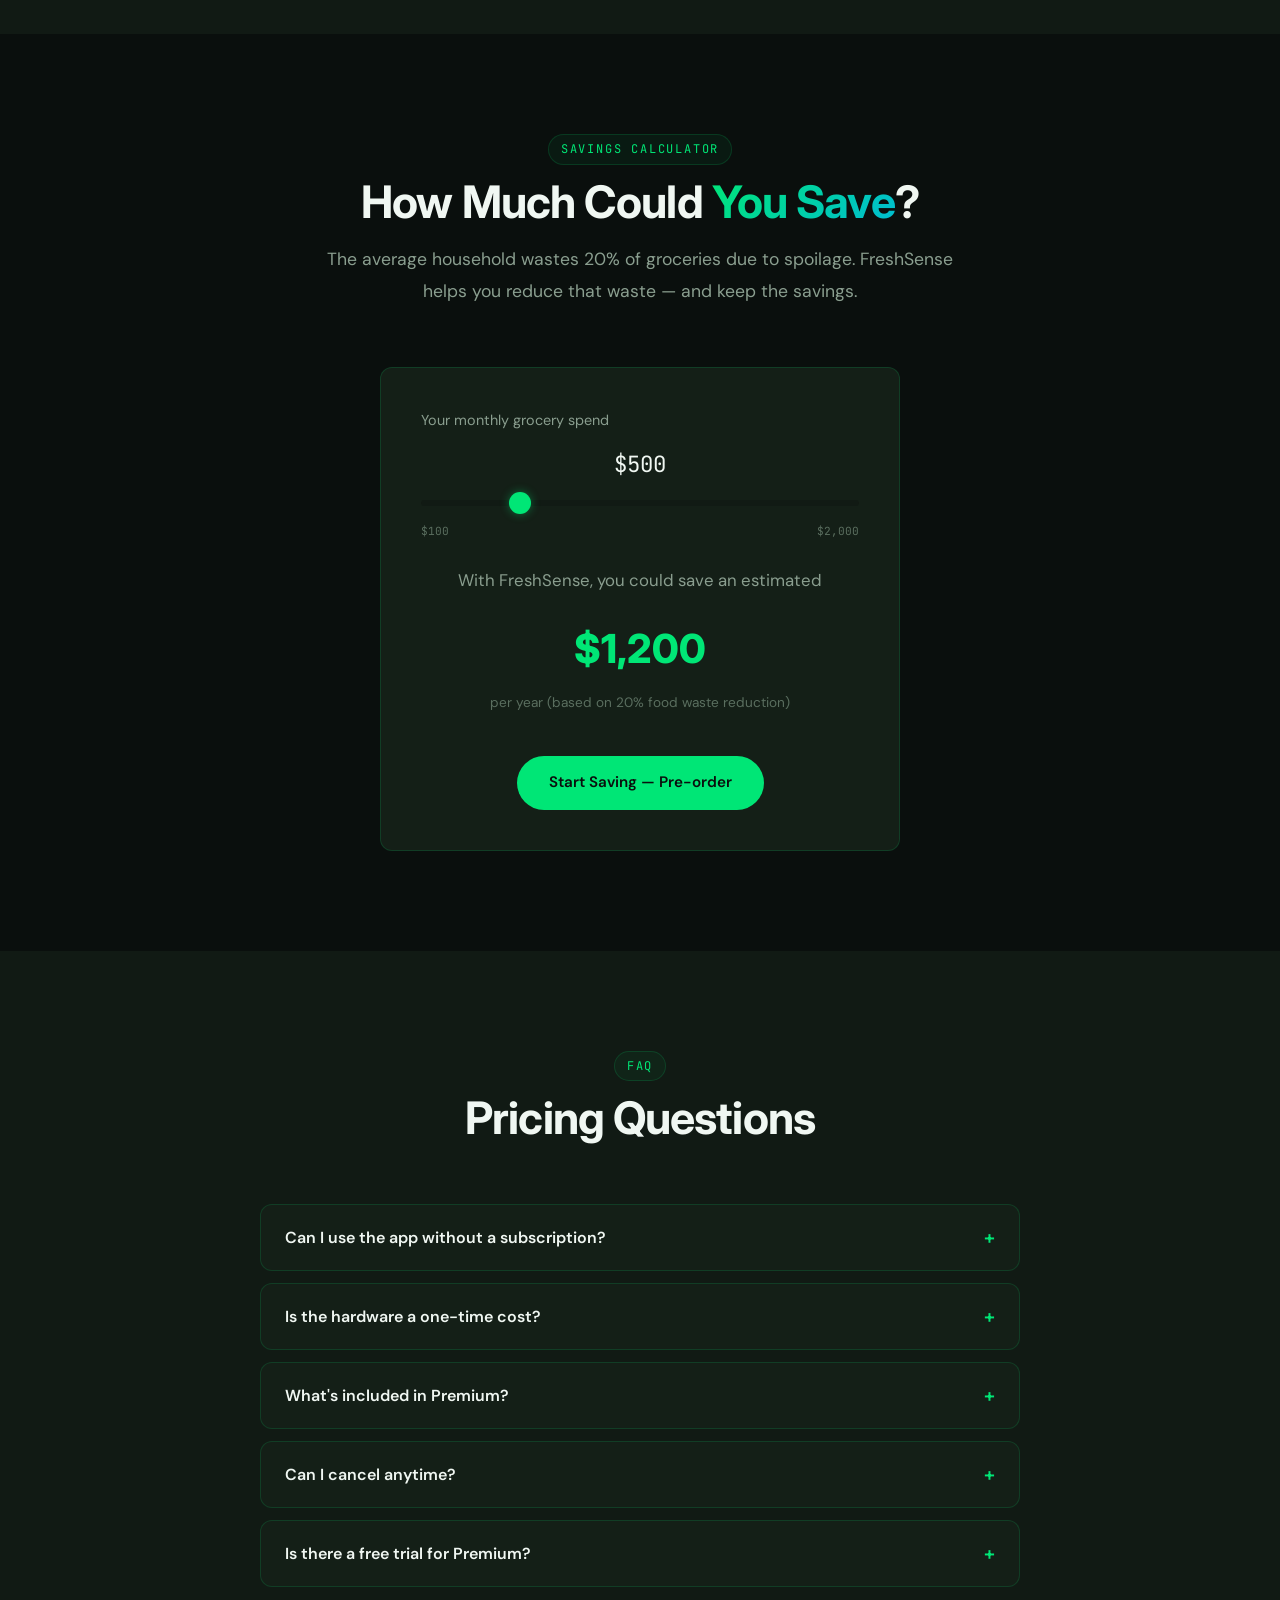
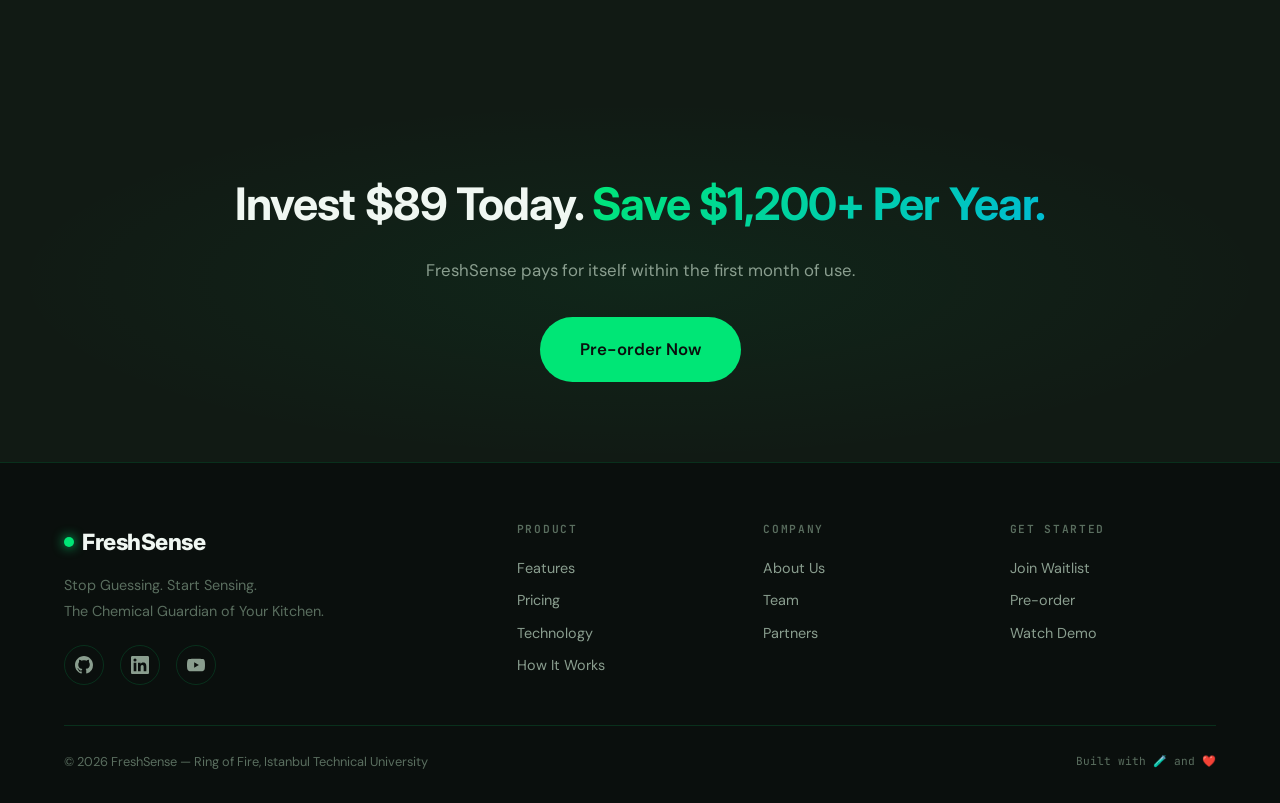
<file: pricing.html>
<!DOCTYPE html>
<html lang="en">
<head>
  <meta charset="UTF-8">
  <meta name="viewport" content="width=device-width, initial-scale=1.0">
  <title>Pricing — FreshSense</title>
  <meta name="description" content="FreshSense pricing: $89 one-time hardware purchase plus an optional $4.99/month Premium subscription. See what's included and calculate your potential savings.">
  <link rel="stylesheet" href="assets/css/styles.css">
</head>
<body>

  <!-- Navbar -->
  <nav class="navbar" id="navbar">
    <div class="container">
      <a href="index.html" class="nav-logo"><span class="logo-dot"></span>FreshSense</a>
      <div class="nav-links" id="navLinks">
        <a href="index.html">Home</a>
        <a href="how-it-works.html">How It Works</a>
        <a href="features.html">Features</a>
        <a href="pricing.html" class="active">Pricing</a>
        <a href="technology.html">Technology</a>
        <a href="about.html">About</a>
        <a href="demo.html">Live Demo</a>
        <a href="waitlist.html" class="nav-cta">Pre-order Now</a>
      </div>
      <button class="nav-toggle" id="navToggle" aria-label="Toggle navigation"><span></span><span></span><span></span></button>
    </div>
  </nav>
  <div class="nav-overlay" id="navOverlay"></div>

  <!-- Page Hero -->
  <section class="page-hero">
    <div class="container">
      <span class="section-label">Pricing</span>
      <h1>Simple, <span class="text-gradient">Transparent</span> Pricing</h1>
      <p>One affordable hardware module. One optional subscription. No hidden fees, no contracts, cancel anytime.</p>
    </div>
  </section>

  <!-- Pricing Cards -->
  <section class="section" style="background:var(--bg-secondary);">
    <div class="container">
      <div class="pricing-grid">
        <!-- Hardware -->
        <div class="pricing-card reveal">
          <span class="section-label">Hardware</span>
          <div class="price">$89</div>
          <div class="price-sub">one-time purchase</div>
          <ul>
            <li>Plug-and-play IoT sensor module</li>
            <li>MOS VOC gas sensor array (ethylene, ammonia, H₂S, CO₂)</li>
            <li>ESP32 microcontroller with Wi-Fi</li>
            <li>USB-C power cable included</li>
            <li>Works with any standard refrigerator</li>
            <li>Free mobile app (iOS + Android)</li>
            <li>1-year hardware warranty</li>
          </ul>
          <a href="waitlist.html" class="btn btn-primary" style="width:100%;">Pre-order Now</a>
        </div>

        <!-- Premium Subscription -->
        <div class="pricing-card featured reveal reveal-delay-2">
          <span class="section-label">Premium</span>
          <div class="price">$4.99</div>
          <div class="price-sub">/month or $49.99/year <span class="text-accent">(save 17%)</span></div>
          <ul>
            <li>Everything in Free, plus:</li>
            <li>Per-item hourly spoilage countdown</li>
            <li>AI-generated recipe suggestions</li>
            <li>Weekly food waste report &amp; savings estimate</li>
            <li>Historical freshness analytics &amp; trends</li>
            <li>Extended food database (50+ types)</li>
            <li>Personalized storage recommendations</li>
            <li>Multi-fridge support</li>
            <li>Priority customer support</li>
          </ul>
          <a href="waitlist.html" class="btn btn-primary" style="width:100%;">Start Free Trial</a>
        </div>
      </div>

      <!-- Free tier callout -->
      <div class="callout-block reveal mt-60" style="max-width:600px;margin-left:auto;margin-right:auto;">
        <h4 style="margin-bottom:8px;">🆓 The basic app is always free.</h4>
        <p>Core freshness monitoring, spoilage alerts, and the Fresh/Caution/Spoiled classification are included at no additional cost. No subscription required to use essential features.</p>
      </div>
    </div>
  </section>

  <!-- ROI Calculator -->
  <section class="section" id="calculator">
    <div class="container">
      <div class="section-header reveal">
        <span class="section-label">Savings Calculator</span>
        <h2>How Much Could <span class="text-gradient">You Save</span>?</h2>
        <p>The average household wastes 20% of groceries due to spoilage. FreshSense helps you reduce that waste — and keep the savings.</p>
      </div>
      <div class="calculator-card reveal">
        <label for="grocerySlider">Your monthly grocery spend</label>
        <div class="calc-value" id="spendDisplay">$500</div>
        <input type="range" id="grocerySlider" min="100" max="2000" step="50" value="500">
        <div style="display:flex;justify-content:space-between;margin-bottom:24px;">
          <span class="mono" style="font-size:0.7rem;color:var(--text-dim);">$100</span>
          <span class="mono" style="font-size:0.7rem;color:var(--text-dim);">$2,000</span>
        </div>
        <p style="margin-bottom:8px;">With FreshSense, you could save an estimated</p>
        <div class="calc-result" id="savingsDisplay">$1,200</div>
        <p style="font-size:0.85rem;color:var(--text-dim);">per year (based on 20% food waste reduction)</p>
        <div class="mt-40">
          <a href="waitlist.html" class="btn btn-primary">Start Saving — Pre-order</a>
        </div>
      </div>
    </div>
  </section>

  <!-- Pricing FAQ -->
  <section class="section" style="background:var(--bg-secondary);">
    <div class="container">
      <div class="section-header reveal">
        <span class="section-label">FAQ</span>
        <h2>Pricing Questions</h2>
      </div>
      <div class="accordion reveal">
        <div class="accordion-item">
          <button class="accordion-header">Can I use the app without a subscription?<span class="accordion-icon">+</span></button>
          <div class="accordion-body"><div class="accordion-body-inner"><p>Yes. The free tier includes core freshness monitoring, basic spoilage alerts, and the Fresh/Caution/Spoiled classification. The Premium subscription unlocks advanced features like per-item hourly predictions, AI recipes, and analytics — but the essential experience is always free.</p></div></div>
        </div>
        <div class="accordion-item">
          <button class="accordion-header">Is the hardware a one-time cost?<span class="accordion-icon">+</span></button>
          <div class="accordion-body"><div class="accordion-body-inner"><p>Yes. The $89 hardware purchase is a one-time cost with no recurring fees for the device itself. The optional Premium subscription is separate and not required to use the module.</p></div></div>
        </div>
        <div class="accordion-item">
          <button class="accordion-header">What's included in Premium?<span class="accordion-icon">+</span></button>
          <div class="accordion-body"><div class="accordion-body-inner"><p>Premium ($4.99/month or $49.99/year) includes per-item hourly spoilage countdowns, AI-generated recipe suggestions for expiring ingredients, weekly food waste reports with dollar savings estimates, historical freshness analytics, an extended food database covering 50+ food types, personalized storage recommendations, multi-fridge support, and priority customer support.</p></div></div>
        </div>
        <div class="accordion-item">
          <button class="accordion-header">Can I cancel anytime?<span class="accordion-icon">+</span></button>
          <div class="accordion-body"><div class="accordion-body-inner"><p>Absolutely. There are no contracts or commitments. You can cancel your Premium subscription at any time from the app settings. Your account will revert to the free tier at the end of your current billing period, and you'll retain full access to core features.</p></div></div>
        </div>
        <div class="accordion-item">
          <button class="accordion-header">Is there a free trial for Premium?<span class="accordion-icon">+</span></button>
          <div class="accordion-body"><div class="accordion-body-inner"><p>Yes. All new hardware purchases come with a 30-day free trial of Premium so you can experience the full suite of features before deciding to subscribe.</p></div></div>
        </div>
      </div>
    </div>
  </section>

  <!-- CTA -->
  <section class="cta-banner">
    <div class="container reveal">
      <h2>Invest $89 Today. <span class="text-gradient">Save $1,200+ Per Year.</span></h2>
      <p style="max-width:500px;margin:0 auto 32px;">FreshSense pays for itself within the first month of use.</p>
      <a href="waitlist.html" class="btn btn-primary btn-lg">Pre-order Now</a>
    </div>
  </section>

  <!-- Footer -->
  <footer class="footer">
    <div class="container">
      <div class="footer-grid">
        <div class="footer-brand">
          <a href="index.html" class="nav-logo"><span class="logo-dot"></span>FreshSense</a>
          <p>Stop Guessing. Start Sensing.<br>The Chemical Guardian of Your Kitchen.</p>
          <div class="footer-socials">
            <a href="https://github.com/mss1091/freshsense" target="_blank" rel="noopener" aria-label="GitHub"><svg width="18" height="18" viewBox="0 0 24 24" fill="currentColor"><path d="M12 0C5.37 0 0 5.37 0 12c0 5.31 3.435 9.795 8.205 11.385.6.105.825-.255.825-.57 0-.285-.015-1.23-.015-2.235-3.015.555-3.795-.735-4.035-1.41-.135-.345-.72-1.41-1.23-1.695-.42-.225-1.02-.78-.015-.795.945-.015 1.62.87 1.845 1.23 1.08 1.815 2.805 1.305 3.495.99.105-.78.42-1.305.765-1.605-2.67-.3-5.46-1.335-5.46-5.925 0-1.305.465-2.385 1.23-3.225-.12-.3-.54-1.53.12-3.18 0 0 1.005-.315 3.3 1.23.96-.27 1.98-.405 3-.405s2.04.135 3 .405c2.295-1.56 3.3-1.23 3.3-1.23.66 1.65.24 2.88.12 3.18.765.84 1.23 1.905 1.23 3.225 0 4.605-2.805 5.625-5.475 5.925.435.375.81 1.095.81 2.22 0 1.605-.015 2.895-.015 3.3 0 .315.225.69.825.57A12.02 12.02 0 0024 12c0-6.63-5.37-12-12-12z"/></svg></a>
            <a href="https://www.linkedin.com/in/mssever" target="_blank" rel="noopener" aria-label="LinkedIn"><svg width="18" height="18" viewBox="0 0 24 24" fill="currentColor"><path d="M20.447 20.452h-3.554v-5.569c0-1.328-.027-3.037-1.852-3.037-1.853 0-2.136 1.445-2.136 2.939v5.667H9.351V9h3.414v1.561h.046c.477-.9 1.637-1.85 3.37-1.85 3.601 0 4.267 2.37 4.267 5.455v6.286zM5.337 7.433a2.062 2.062 0 01-2.063-2.065 2.064 2.064 0 112.063 2.065zm1.782 13.019H3.555V9h3.564v11.452zM22.225 0H1.771C.792 0 0 .774 0 1.729v20.542C0 23.227.792 24 1.771 24h20.451C23.2 24 24 23.227 24 22.271V1.729C24 .774 23.2 0 22.222 0h.003z"/></svg></a>
            <a href="https://youtu.be/FWKUDwyPlBI" target="_blank" rel="noopener" aria-label="YouTube"><svg width="18" height="18" viewBox="0 0 24 24" fill="currentColor"><path d="M23.498 6.186a3.016 3.016 0 00-2.122-2.136C19.505 3.545 12 3.545 12 3.545s-7.505 0-9.377.505A3.017 3.017 0 00.502 6.186C0 8.07 0 12 0 12s0 3.93.502 5.814a3.016 3.016 0 002.122 2.136c1.871.505 9.376.505 9.376.505s7.505 0 9.377-.505a3.015 3.015 0 002.122-2.136C24 15.93 24 12 24 12s0-3.93-.502-5.814zM9.545 15.568V8.432L15.818 12l-6.273 3.568z"/></svg></a>
          </div>
        </div>
        <div class="footer-col"><h4>Product</h4><a href="features.html">Features</a><a href="pricing.html">Pricing</a><a href="technology.html">Technology</a><a href="how-it-works.html">How It Works</a></div>
        <div class="footer-col"><h4>Company</h4><a href="about.html">About Us</a><a href="about.html#team">Team</a><a href="about.html#partners">Partners</a></div>
        <div class="footer-col"><h4>Get Started</h4><a href="waitlist.html">Join Waitlist</a><a href="pricing.html">Pre-order</a><a href="https://youtu.be/FWKUDwyPlBI" target="_blank" rel="noopener">Watch Demo</a></div>
      </div>
      <div class="footer-bottom">
        <p>&copy; 2026 FreshSense — Ring of Fire, Istanbul Technical University</p>
        <p class="mono" style="font-size:0.7rem;color:var(--text-dim);">Built with 🧪 and ❤️</p>
      </div>
    </div>
  </footer>

  <script>
    // Navbar
    const navbar = document.getElementById('navbar');
    window.addEventListener('scroll', () => navbar.classList.toggle('scrolled', window.scrollY > 50));
    const navToggle = document.getElementById('navToggle');
    const navLinks = document.getElementById('navLinks');
    const navOverlay = document.getElementById('navOverlay');
    navToggle.addEventListener('click', () => { navToggle.classList.toggle('open'); navLinks.classList.toggle('open'); navOverlay.classList.toggle('active'); });
    navOverlay.addEventListener('click', () => { navToggle.classList.remove('open'); navLinks.classList.remove('open'); navOverlay.classList.remove('active'); });

    // Reveal
    const revealElements = document.querySelectorAll('.reveal');
    const revealObserver = new IntersectionObserver((entries) => { entries.forEach(entry => { if (entry.isIntersecting) entry.target.classList.add('visible'); }); }, { threshold: 0.1, rootMargin: '0px 0px -40px 0px' });
    revealElements.forEach(el => revealObserver.observe(el));

    // Accordion
    document.querySelectorAll('.accordion-header').forEach(btn => {
      btn.addEventListener('click', () => {
        const item = btn.parentElement;
        const isOpen = item.classList.contains('open');
        document.querySelectorAll('.accordion-item').forEach(i => { i.classList.remove('open'); i.querySelector('.accordion-body').style.maxHeight = null; });
        if (!isOpen) { item.classList.add('open'); const body = item.querySelector('.accordion-body'); body.style.maxHeight = body.scrollHeight + 'px'; }
      });
    });

    // ROI Calculator
    const slider = document.getElementById('grocerySlider');
    const spendDisplay = document.getElementById('spendDisplay');
    const savingsDisplay = document.getElementById('savingsDisplay');

    function updateCalculator() {
      const monthly = parseInt(slider.value);
      spendDisplay.textContent = '$' + monthly.toLocaleString();
      const annualSavings = Math.round(monthly * 12 * 0.20);
      savingsDisplay.textContent = '$' + annualSavings.toLocaleString();
    }

    slider.addEventListener('input', updateCalculator);
    updateCalculator();
  </script>

</body>
</html>
</file>
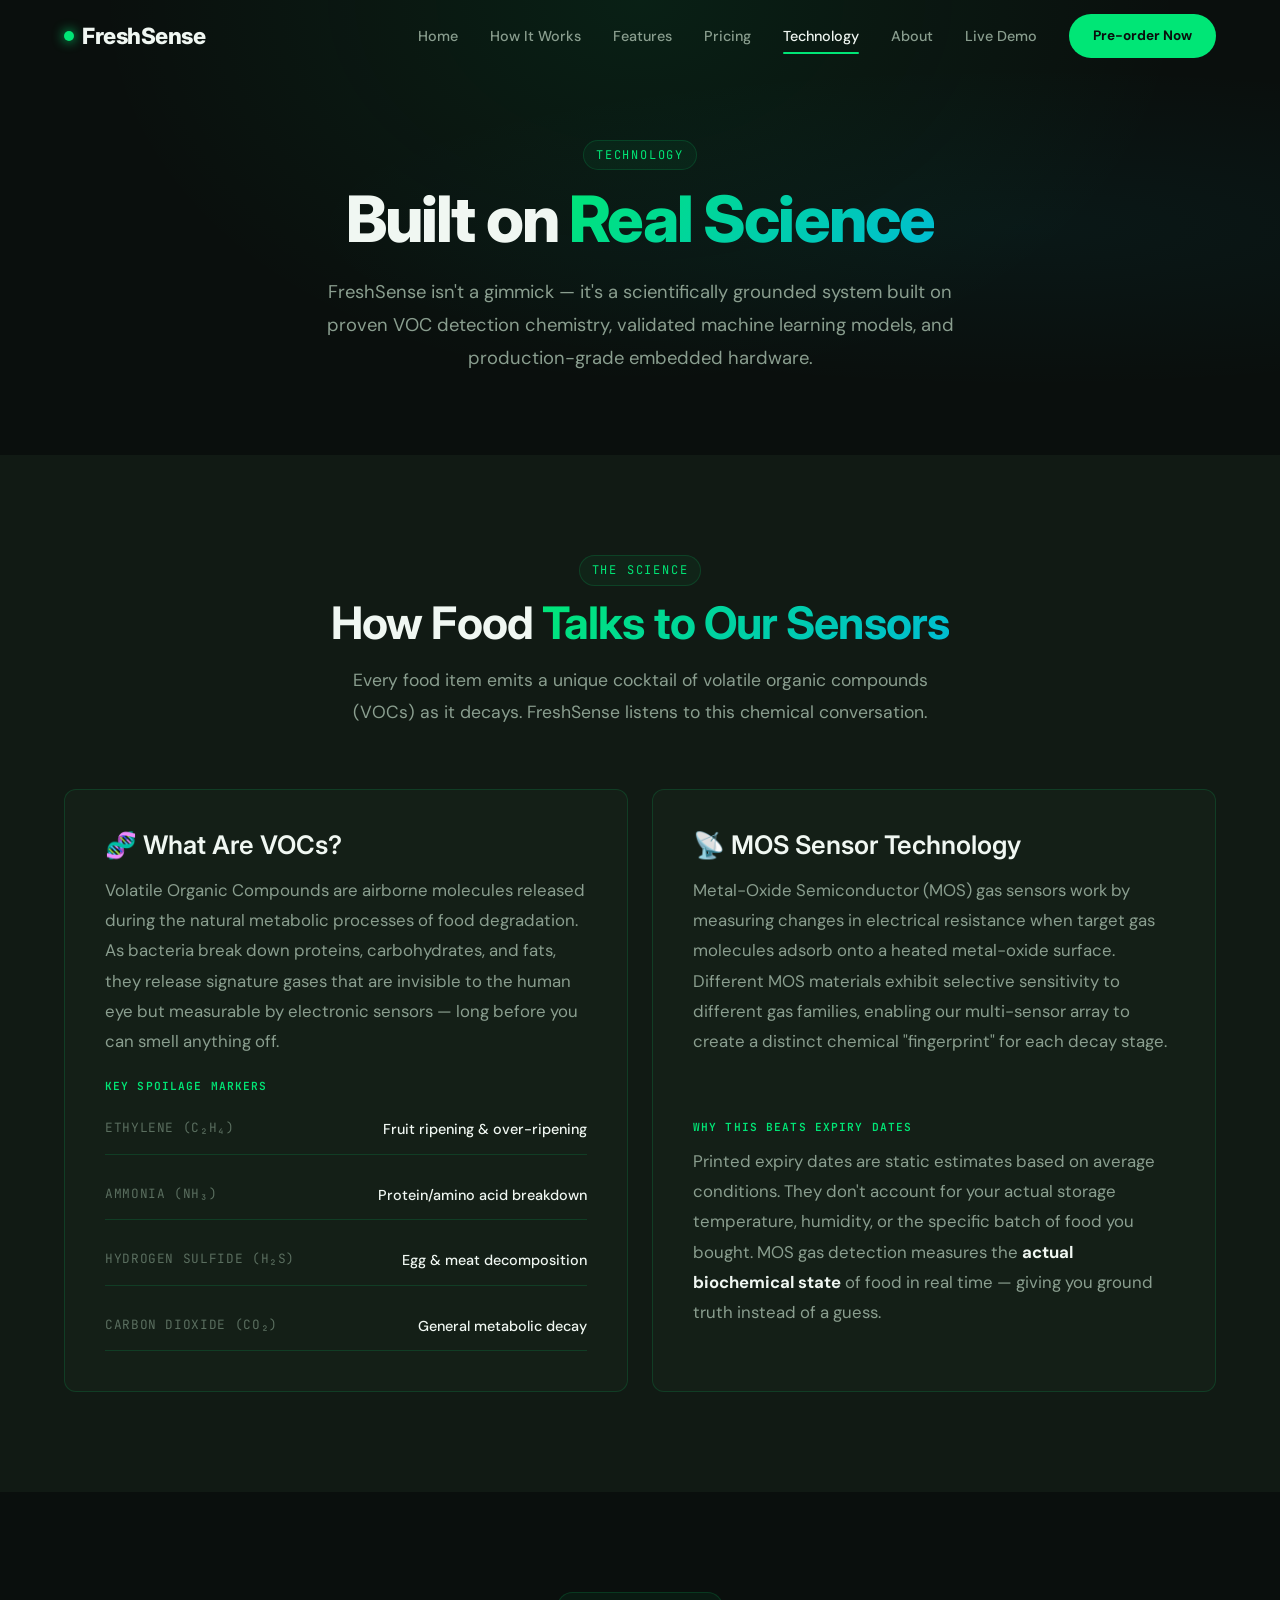
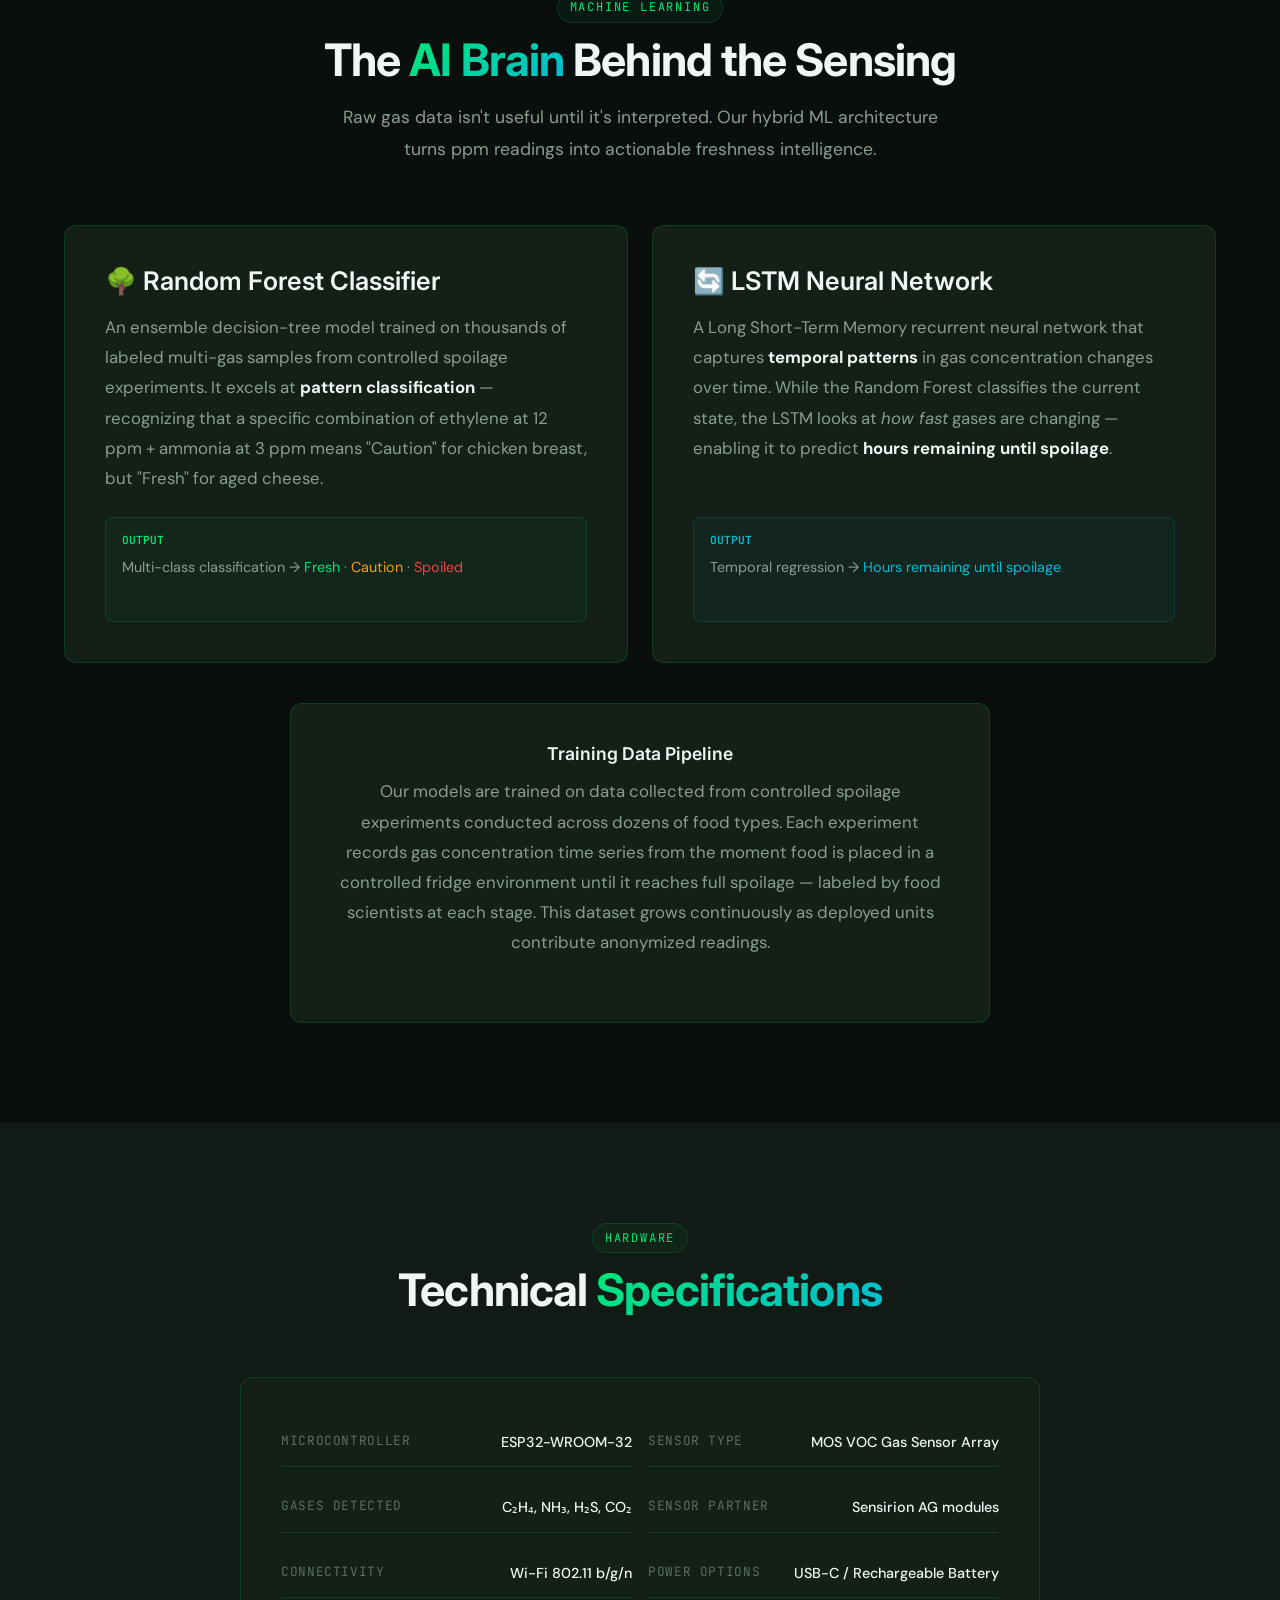
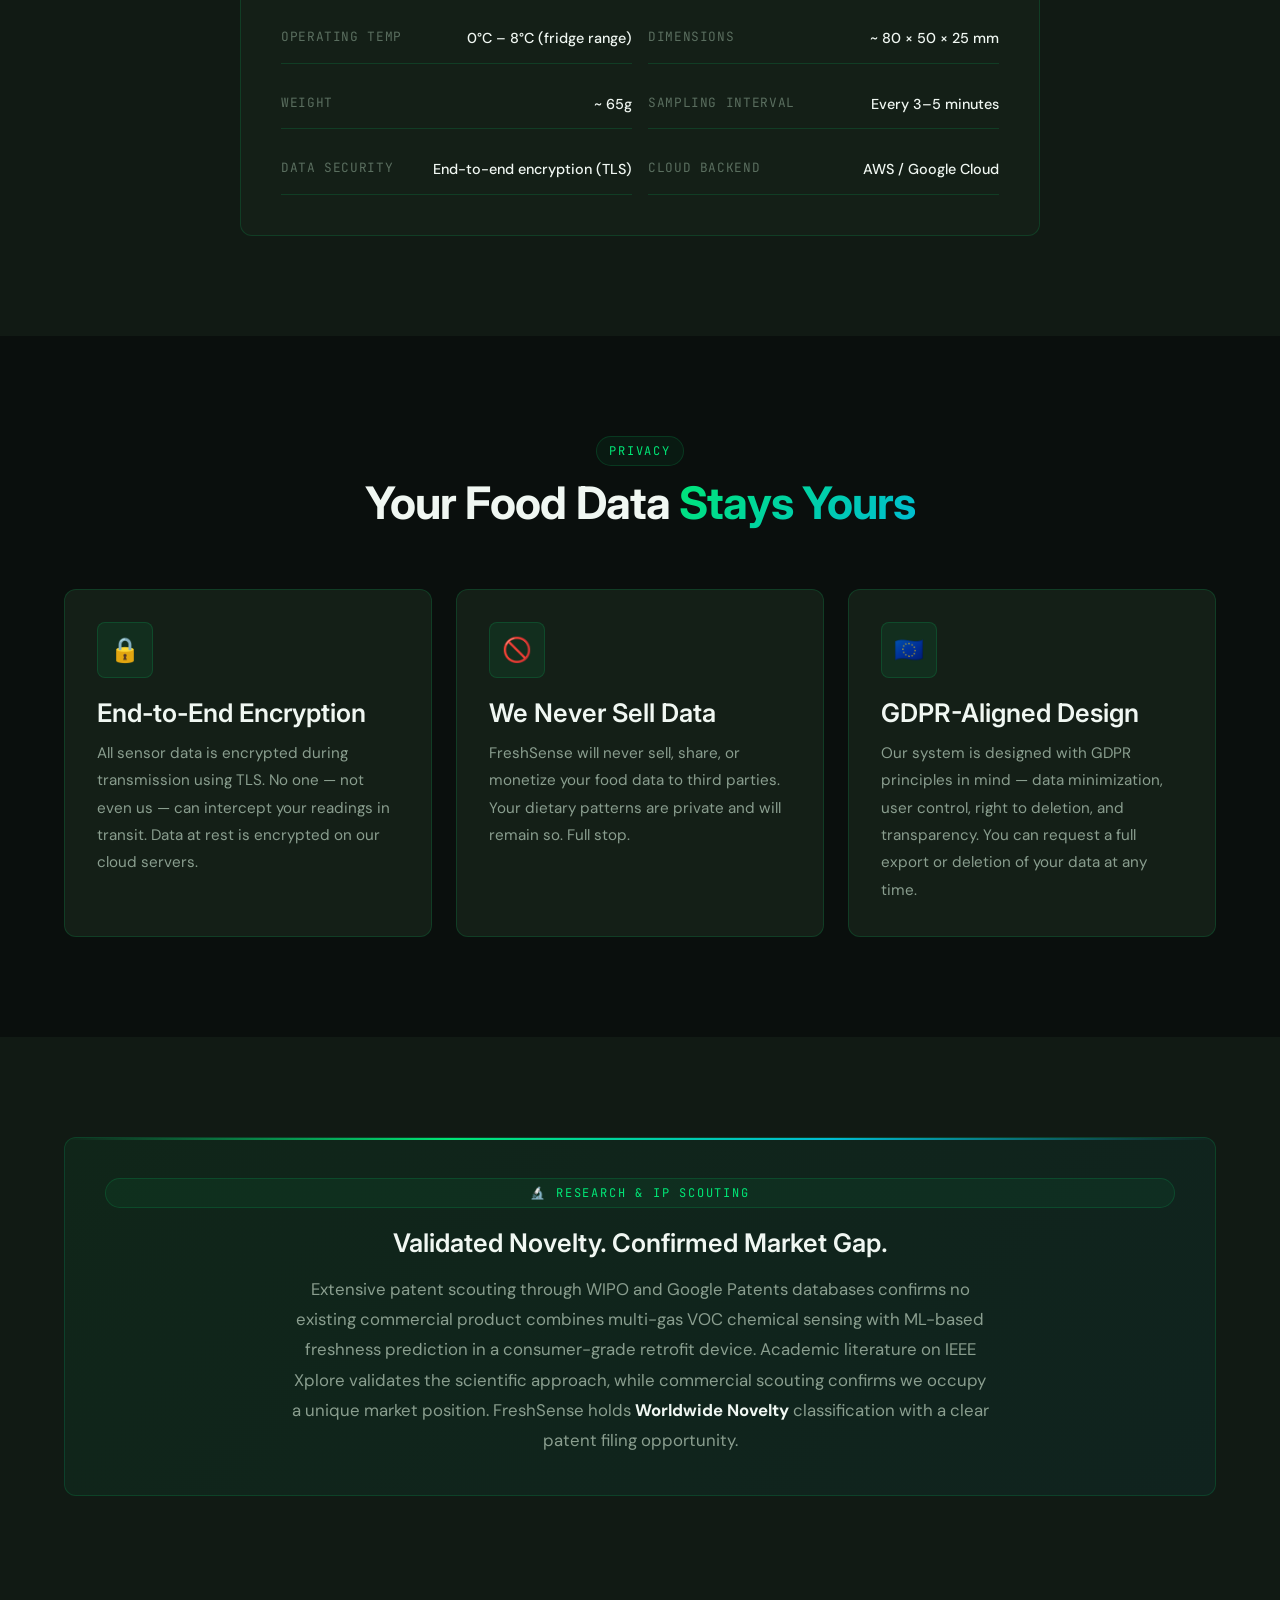
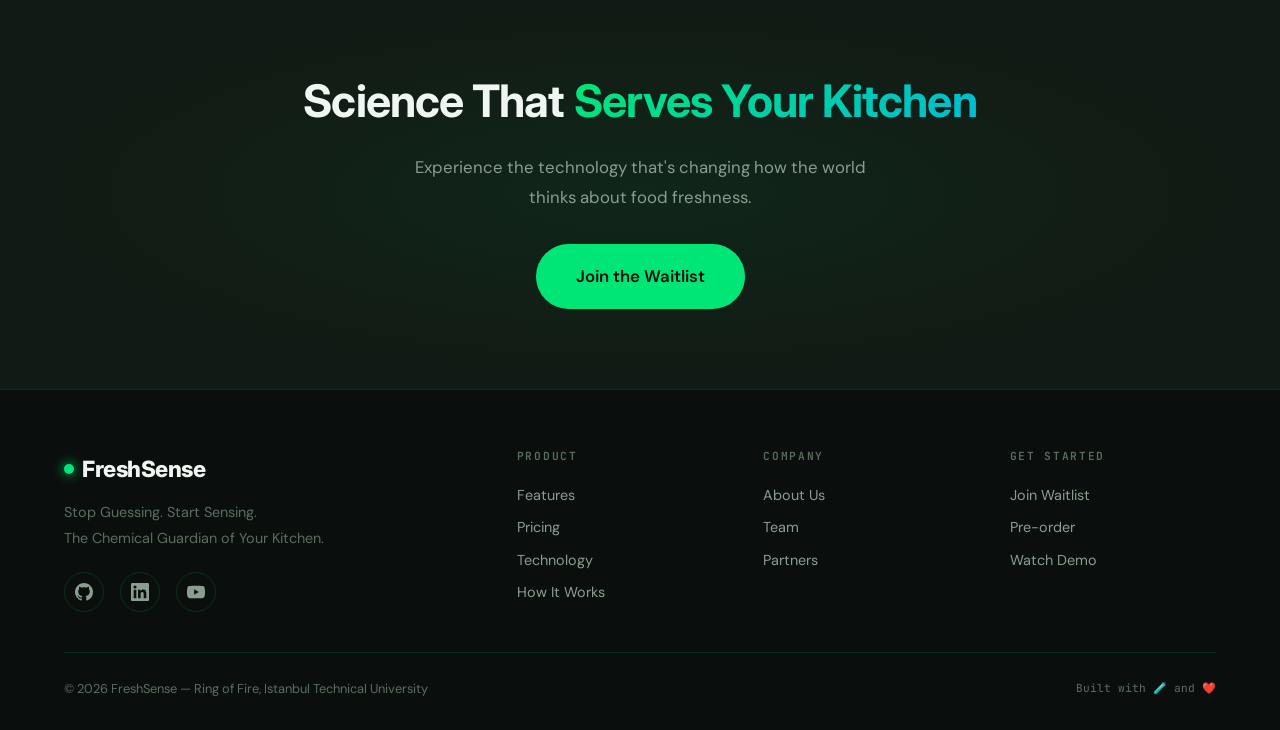
<file: technology.html>
<!DOCTYPE html>
<html lang="en">
<head>
  <meta charset="UTF-8">
  <meta name="viewport" content="width=device-width, initial-scale=1.0">
  <title>Technology — FreshSense</title>
  <meta name="description" content="Explore the science behind FreshSense: MOS VOC sensor technology, Random Forest + LSTM hybrid ML models, hardware specs, data privacy, and worldwide novelty.">
  <link rel="stylesheet" href="assets/css/styles.css">
</head>
<body>

  <!-- Navbar -->
  <nav class="navbar" id="navbar">
    <div class="container">
      <a href="index.html" class="nav-logo"><span class="logo-dot"></span>FreshSense</a>
      <div class="nav-links" id="navLinks">
        <a href="index.html">Home</a>
        <a href="how-it-works.html">How It Works</a>
        <a href="features.html">Features</a>
        <a href="pricing.html">Pricing</a>
        <a href="technology.html" class="active">Technology</a>
        <a href="about.html">About</a>
        <a href="demo.html">Live Demo</a>
        <a href="waitlist.html" class="nav-cta">Pre-order Now</a>
      </div>
      <button class="nav-toggle" id="navToggle" aria-label="Toggle navigation"><span></span><span></span><span></span></button>
    </div>
  </nav>
  <div class="nav-overlay" id="navOverlay"></div>

  <!-- Page Hero -->
  <section class="page-hero">
    <div class="container">
      <span class="section-label">Technology</span>
      <h1>Built on <span class="text-gradient">Real Science</span></h1>
      <p>FreshSense isn't a gimmick — it's a scientifically grounded system built on proven VOC detection chemistry, validated machine learning models, and production-grade embedded hardware.</p>
    </div>
  </section>

  <!-- Science of VOC Detection -->
  <section class="section" style="background:var(--bg-secondary);">
    <div class="container">
      <div class="section-header reveal">
        <span class="section-label">The Science</span>
        <h2>How Food <span class="text-gradient">Talks to Our Sensors</span></h2>
        <p>Every food item emits a unique cocktail of volatile organic compounds (VOCs) as it decays. FreshSense listens to this chemical conversation.</p>
      </div>

      <div class="science-grid">
        <div class="info-card reveal">
          <h3>🧬 What Are VOCs?</h3>
          <p>Volatile Organic Compounds are airborne molecules released during the natural metabolic processes of food degradation. As bacteria break down proteins, carbohydrates, and fats, they release signature gases that are invisible to the human eye but measurable by electronic sensors — long before you can smell anything off.</p>
          <div class="mt-20">
            <h4 class="mono text-accent" style="font-size:0.7rem;letter-spacing:0.1em;margin-bottom:12px;">KEY SPOILAGE MARKERS</h4>
            <div class="spec-grid" style="grid-template-columns:1fr;">
              <div class="spec-item"><span class="spec-label">Ethylene (C₂H₄)</span><span class="spec-value">Fruit ripening &amp; over-ripening</span></div>
              <div class="spec-item"><span class="spec-label">Ammonia (NH₃)</span><span class="spec-value">Protein/amino acid breakdown</span></div>
              <div class="spec-item"><span class="spec-label">Hydrogen Sulfide (H₂S)</span><span class="spec-value">Egg &amp; meat decomposition</span></div>
              <div class="spec-item"><span class="spec-label">Carbon Dioxide (CO₂)</span><span class="spec-value">General metabolic decay</span></div>
            </div>
          </div>
        </div>

        <div class="info-card reveal reveal-delay-2">
          <h3>📡 MOS Sensor Technology</h3>
          <p>Metal-Oxide Semiconductor (MOS) gas sensors work by measuring changes in electrical resistance when target gas molecules adsorb onto a heated metal-oxide surface. Different MOS materials exhibit selective sensitivity to different gas families, enabling our multi-sensor array to create a distinct chemical "fingerprint" for each decay stage.</p>
          <div class="mt-20">
            <h4 class="mono text-accent" style="font-size:0.7rem;letter-spacing:0.1em;margin-bottom:12px;">WHY THIS BEATS EXPIRY DATES</h4>
            <p>Printed expiry dates are static estimates based on average conditions. They don't account for your actual storage temperature, humidity, or the specific batch of food you bought. MOS gas detection measures the <strong style="color:var(--text-primary);">actual biochemical state</strong> of food in real time — giving you ground truth instead of a guess.</p>
          </div>
        </div>
      </div>
    </div>
  </section>

  <!-- ML Model Explainer -->
  <section class="section" id="ml">
    <div class="container">
      <div class="section-header reveal">
        <span class="section-label">Machine Learning</span>
        <h2>The <span class="text-gradient">AI Brain</span> Behind the Sensing</h2>
        <p>Raw gas data isn't useful until it's interpreted. Our hybrid ML architecture turns ppm readings into actionable freshness intelligence.</p>
      </div>

      <div class="science-grid">
        <div class="info-card reveal">
          <h3>🌳 Random Forest Classifier</h3>
          <p>An ensemble decision-tree model trained on thousands of labeled multi-gas samples from controlled spoilage experiments. It excels at <strong style="color:var(--text-primary);">pattern classification</strong> — recognizing that a specific combination of ethylene at 12 ppm + ammonia at 3 ppm means "Caution" for chicken breast, but "Fresh" for aged cheese.</p>
          <div class="mt-20" style="padding:16px;background:rgba(0,230,118,0.04);border-radius:8px;border:1px solid var(--border);">
            <h4 class="mono" style="font-size:0.7rem;color:var(--accent-primary);margin-bottom:8px;">OUTPUT</h4>
            <p style="font-size:0.9rem;">Multi-class classification → <span class="text-accent">Fresh</span> · <span style="color:#f59e0b;">Caution</span> · <span style="color:#ef4444;">Spoiled</span></p>
          </div>
        </div>

        <div class="info-card reveal reveal-delay-2">
          <h3>🔄 LSTM Neural Network</h3>
          <p>A Long Short-Term Memory recurrent neural network that captures <strong style="color:var(--text-primary);">temporal patterns</strong> in gas concentration changes over time. While the Random Forest classifies the current state, the LSTM looks at <em>how fast</em> gases are changing — enabling it to predict <strong style="color:var(--text-primary);">hours remaining until spoilage</strong>.</p>
          <div class="mt-20" style="padding:16px;background:rgba(0,188,212,0.04);border-radius:8px;border:1px solid rgba(0,188,212,0.15);">
            <h4 class="mono" style="font-size:0.7rem;color:var(--accent-secondary);margin-bottom:8px;">OUTPUT</h4>
            <p style="font-size:0.9rem;">Temporal regression → <span class="text-cyan">Hours remaining until spoilage</span></p>
          </div>
        </div>
      </div>

      <div class="info-card reveal mt-40" style="max-width:700px;margin-left:auto;margin-right:auto;text-align:center;">
        <h4 style="margin-bottom:12px;">Training Data Pipeline</h4>
        <p>Our models are trained on data collected from controlled spoilage experiments conducted across dozens of food types. Each experiment records gas concentration time series from the moment food is placed in a controlled fridge environment until it reaches full spoilage — labeled by food scientists at each stage. This dataset grows continuously as deployed units contribute anonymized readings.</p>
      </div>
    </div>
  </section>

  <!-- Hardware Specs -->
  <section class="section" style="background:var(--bg-secondary);" id="specs">
    <div class="container">
      <div class="section-header reveal">
        <span class="section-label">Hardware</span>
        <h2>Technical <span class="text-gradient">Specifications</span></h2>
      </div>
      <div class="info-card reveal" style="max-width:800px;margin:0 auto;">
        <div class="spec-grid">
          <div class="spec-item"><span class="spec-label">Microcontroller</span><span class="spec-value">ESP32-WROOM-32</span></div>
          <div class="spec-item"><span class="spec-label">Sensor Type</span><span class="spec-value">MOS VOC Gas Sensor Array</span></div>
          <div class="spec-item"><span class="spec-label">Gases Detected</span><span class="spec-value">C₂H₄, NH₃, H₂S, CO₂</span></div>
          <div class="spec-item"><span class="spec-label">Sensor Partner</span><span class="spec-value">Sensirion AG modules</span></div>
          <div class="spec-item"><span class="spec-label">Connectivity</span><span class="spec-value">Wi-Fi 802.11 b/g/n</span></div>
          <div class="spec-item"><span class="spec-label">Power Options</span><span class="spec-value">USB-C / Rechargeable Battery</span></div>
          <div class="spec-item"><span class="spec-label">Operating Temp</span><span class="spec-value">0°C – 8°C (fridge range)</span></div>
          <div class="spec-item"><span class="spec-label">Dimensions</span><span class="spec-value">~ 80 × 50 × 25 mm</span></div>
          <div class="spec-item"><span class="spec-label">Weight</span><span class="spec-value">~ 65g</span></div>
          <div class="spec-item"><span class="spec-label">Sampling Interval</span><span class="spec-value">Every 3–5 minutes</span></div>
          <div class="spec-item"><span class="spec-label">Data Security</span><span class="spec-value">End-to-end encryption (TLS)</span></div>
          <div class="spec-item"><span class="spec-label">Cloud Backend</span><span class="spec-value">AWS / Google Cloud</span></div>
        </div>
      </div>
    </div>
  </section>

  <!-- Data Privacy -->
  <section class="section" id="privacy">
    <div class="container">
      <div class="section-header reveal">
        <span class="section-label">Privacy</span>
        <h2>Your Food Data <span class="text-gradient">Stays Yours</span></h2>
      </div>
      <div class="grid-3">
        <div class="card reveal reveal-delay-1">
          <div class="card-icon">🔒</div>
          <h3>End-to-End Encryption</h3>
          <p>All sensor data is encrypted during transmission using TLS. No one — not even us — can intercept your readings in transit. Data at rest is encrypted on our cloud servers.</p>
        </div>
        <div class="card reveal reveal-delay-2">
          <div class="card-icon">🚫</div>
          <h3>We Never Sell Data</h3>
          <p>FreshSense will never sell, share, or monetize your food data to third parties. Your dietary patterns are private and will remain so. Full stop.</p>
        </div>
        <div class="card reveal reveal-delay-3">
          <div class="card-icon">🇪🇺</div>
          <h3>GDPR-Aligned Design</h3>
          <p>Our system is designed with GDPR principles in mind — data minimization, user control, right to deletion, and transparency. You can request a full export or deletion of your data at any time.</p>
        </div>
      </div>
    </div>
  </section>

  <!-- Research & Scouting -->
  <section class="section" style="background:var(--bg-secondary);">
    <div class="container">
      <div class="callout-block reveal">
        <span class="section-label" style="margin-bottom:20px;display:block;">🔬 Research & IP Scouting</span>
        <h3>Validated Novelty. Confirmed Market Gap.</h3>
        <p style="max-width:700px;margin:16px auto 0;">Extensive patent scouting through WIPO and Google Patents databases confirms no existing commercial product combines multi-gas VOC chemical sensing with ML-based freshness prediction in a consumer-grade retrofit device. Academic literature on IEEE Xplore validates the scientific approach, while commercial scouting confirms we occupy a unique market position. FreshSense holds <strong style="color:var(--text-primary);">Worldwide Novelty</strong> classification with a clear patent filing opportunity.</p>
      </div>
    </div>
  </section>

  <!-- CTA -->
  <section class="cta-banner">
    <div class="container reveal">
      <h2>Science That <span class="text-gradient">Serves Your Kitchen</span></h2>
      <p style="max-width:500px;margin:0 auto 32px;">Experience the technology that's changing how the world thinks about food freshness.</p>
      <a href="waitlist.html" class="btn btn-primary btn-lg">Join the Waitlist</a>
    </div>
  </section>

  <!-- Footer -->
  <footer class="footer">
    <div class="container">
      <div class="footer-grid">
        <div class="footer-brand">
          <a href="index.html" class="nav-logo"><span class="logo-dot"></span>FreshSense</a>
          <p>Stop Guessing. Start Sensing.<br>The Chemical Guardian of Your Kitchen.</p>
          <div class="footer-socials">
            <a href="https://github.com/mss1091/freshsense" target="_blank" rel="noopener" aria-label="GitHub"><svg width="18" height="18" viewBox="0 0 24 24" fill="currentColor"><path d="M12 0C5.37 0 0 5.37 0 12c0 5.31 3.435 9.795 8.205 11.385.6.105.825-.255.825-.57 0-.285-.015-1.23-.015-2.235-3.015.555-3.795-.735-4.035-1.41-.135-.345-.72-1.41-1.23-1.695-.42-.225-1.02-.78-.015-.795.945-.015 1.62.87 1.845 1.23 1.08 1.815 2.805 1.305 3.495.99.105-.78.42-1.305.765-1.605-2.67-.3-5.46-1.335-5.46-5.925 0-1.305.465-2.385 1.23-3.225-.12-.3-.54-1.53.12-3.18 0 0 1.005-.315 3.3 1.23.96-.27 1.98-.405 3-.405s2.04.135 3 .405c2.295-1.56 3.3-1.23 3.3-1.23.66 1.65.24 2.88.12 3.18.765.84 1.23 1.905 1.23 3.225 0 4.605-2.805 5.625-5.475 5.925.435.375.81 1.095.81 2.22 0 1.605-.015 2.895-.015 3.3 0 .315.225.69.825.57A12.02 12.02 0 0024 12c0-6.63-5.37-12-12-12z"/></svg></a>
            <a href="https://www.linkedin.com/in/mssever" target="_blank" rel="noopener" aria-label="LinkedIn"><svg width="18" height="18" viewBox="0 0 24 24" fill="currentColor"><path d="M20.447 20.452h-3.554v-5.569c0-1.328-.027-3.037-1.852-3.037-1.853 0-2.136 1.445-2.136 2.939v5.667H9.351V9h3.414v1.561h.046c.477-.9 1.637-1.85 3.37-1.85 3.601 0 4.267 2.37 4.267 5.455v6.286zM5.337 7.433a2.062 2.062 0 01-2.063-2.065 2.064 2.064 0 112.063 2.065zm1.782 13.019H3.555V9h3.564v11.452zM22.225 0H1.771C.792 0 0 .774 0 1.729v20.542C0 23.227.792 24 1.771 24h20.451C23.2 24 24 23.227 24 22.271V1.729C24 .774 23.2 0 22.222 0h.003z"/></svg></a>
            <a href="https://youtu.be/FWKUDwyPlBI" target="_blank" rel="noopener" aria-label="YouTube"><svg width="18" height="18" viewBox="0 0 24 24" fill="currentColor"><path d="M23.498 6.186a3.016 3.016 0 00-2.122-2.136C19.505 3.545 12 3.545 12 3.545s-7.505 0-9.377.505A3.017 3.017 0 00.502 6.186C0 8.07 0 12 0 12s0 3.93.502 5.814a3.016 3.016 0 002.122 2.136c1.871.505 9.376.505 9.376.505s7.505 0 9.377-.505a3.015 3.015 0 002.122-2.136C24 15.93 24 12 24 12s0-3.93-.502-5.814zM9.545 15.568V8.432L15.818 12l-6.273 3.568z"/></svg></a>
          </div>
        </div>
        <div class="footer-col"><h4>Product</h4><a href="features.html">Features</a><a href="pricing.html">Pricing</a><a href="technology.html">Technology</a><a href="how-it-works.html">How It Works</a></div>
        <div class="footer-col"><h4>Company</h4><a href="about.html">About Us</a><a href="about.html#team">Team</a><a href="about.html#partners">Partners</a></div>
        <div class="footer-col"><h4>Get Started</h4><a href="waitlist.html">Join Waitlist</a><a href="pricing.html">Pre-order</a><a href="https://youtu.be/FWKUDwyPlBI" target="_blank" rel="noopener">Watch Demo</a></div>
      </div>
      <div class="footer-bottom">
        <p>&copy; 2026 FreshSense — Ring of Fire, Istanbul Technical University</p>
        <p class="mono" style="font-size:0.7rem;color:var(--text-dim);">Built with 🧪 and ❤️</p>
      </div>
    </div>
  </footer>

  <script>
    const navbar = document.getElementById('navbar');
    window.addEventListener('scroll', () => navbar.classList.toggle('scrolled', window.scrollY > 50));
    const navToggle = document.getElementById('navToggle');
    const navLinks = document.getElementById('navLinks');
    const navOverlay = document.getElementById('navOverlay');
    navToggle.addEventListener('click', () => { navToggle.classList.toggle('open'); navLinks.classList.toggle('open'); navOverlay.classList.toggle('active'); });
    navOverlay.addEventListener('click', () => { navToggle.classList.remove('open'); navLinks.classList.remove('open'); navOverlay.classList.remove('active'); });
    const revealElements = document.querySelectorAll('.reveal');
    const revealObserver = new IntersectionObserver((entries) => { entries.forEach(entry => { if (entry.isIntersecting) entry.target.classList.add('visible'); }); }, { threshold: 0.1, rootMargin: '0px 0px -40px 0px' });
    revealElements.forEach(el => revealObserver.observe(el));
  </script>

</body>
</html>
</file>
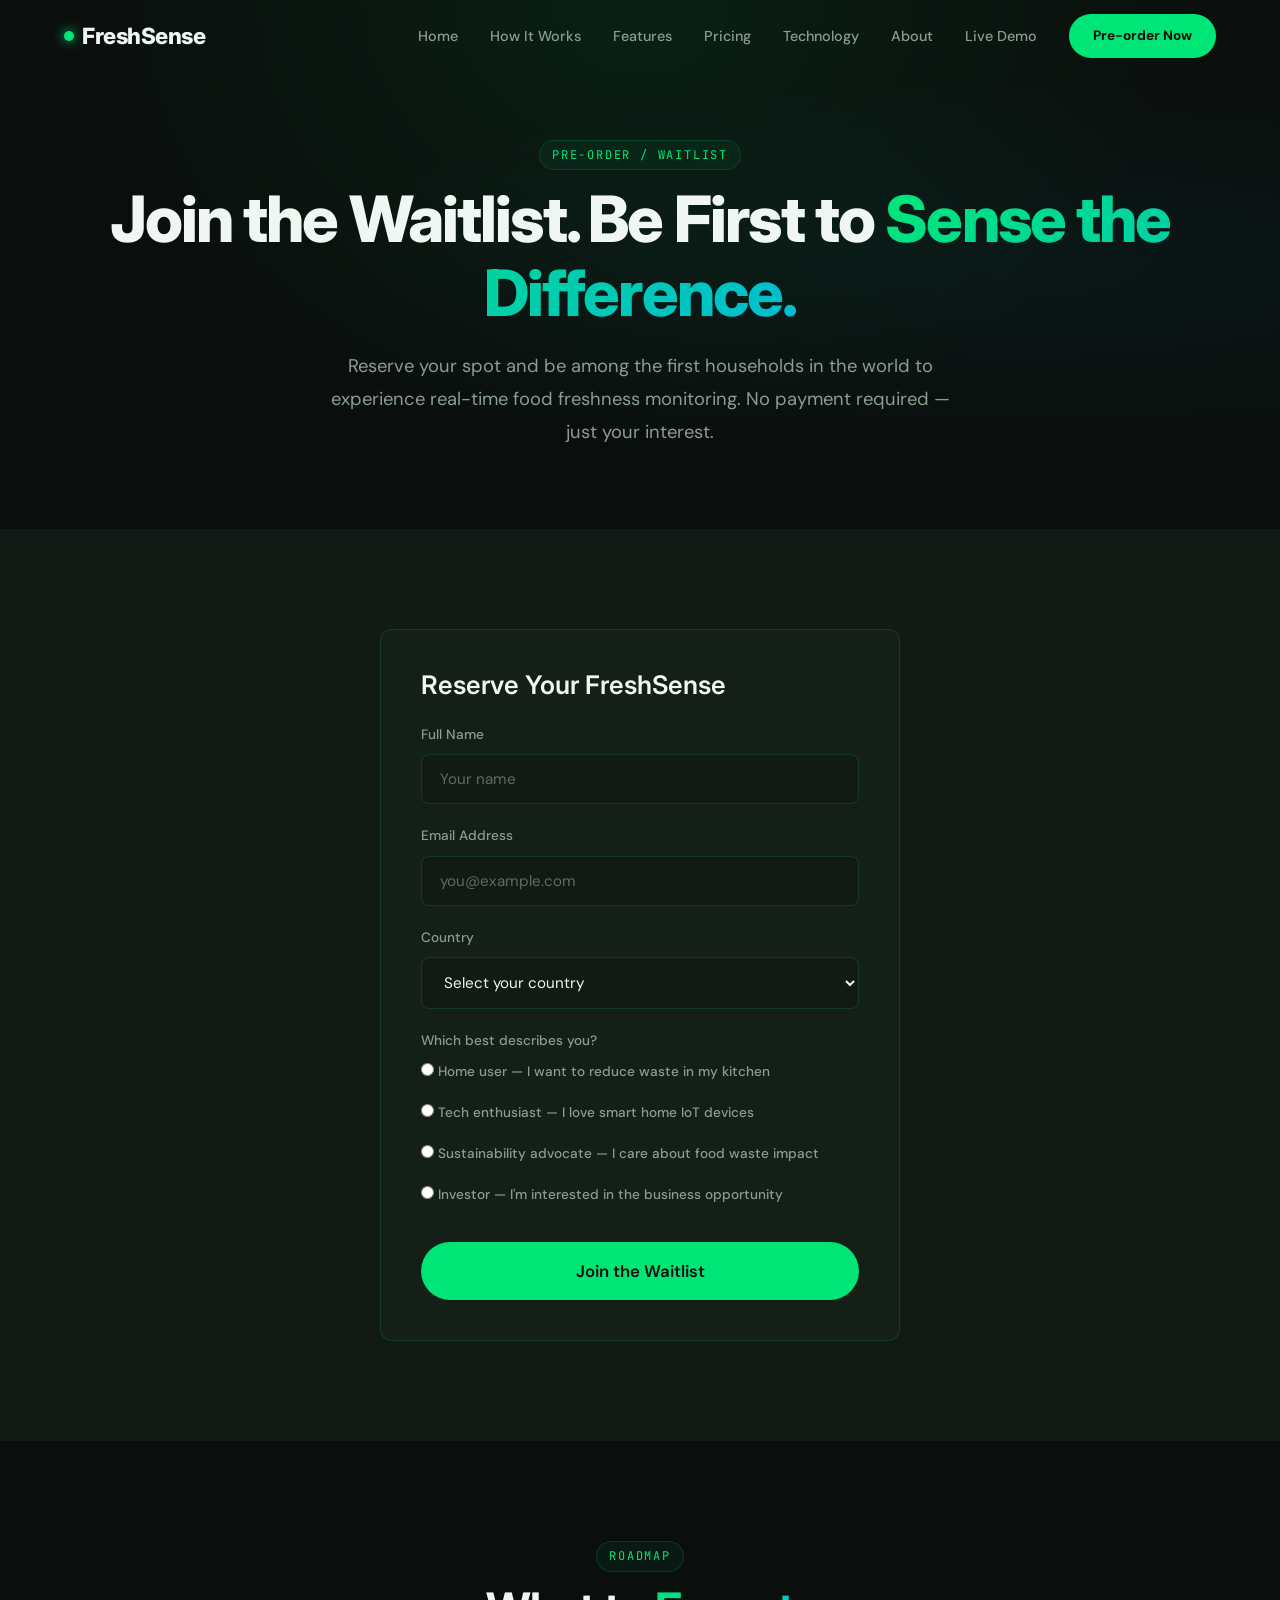
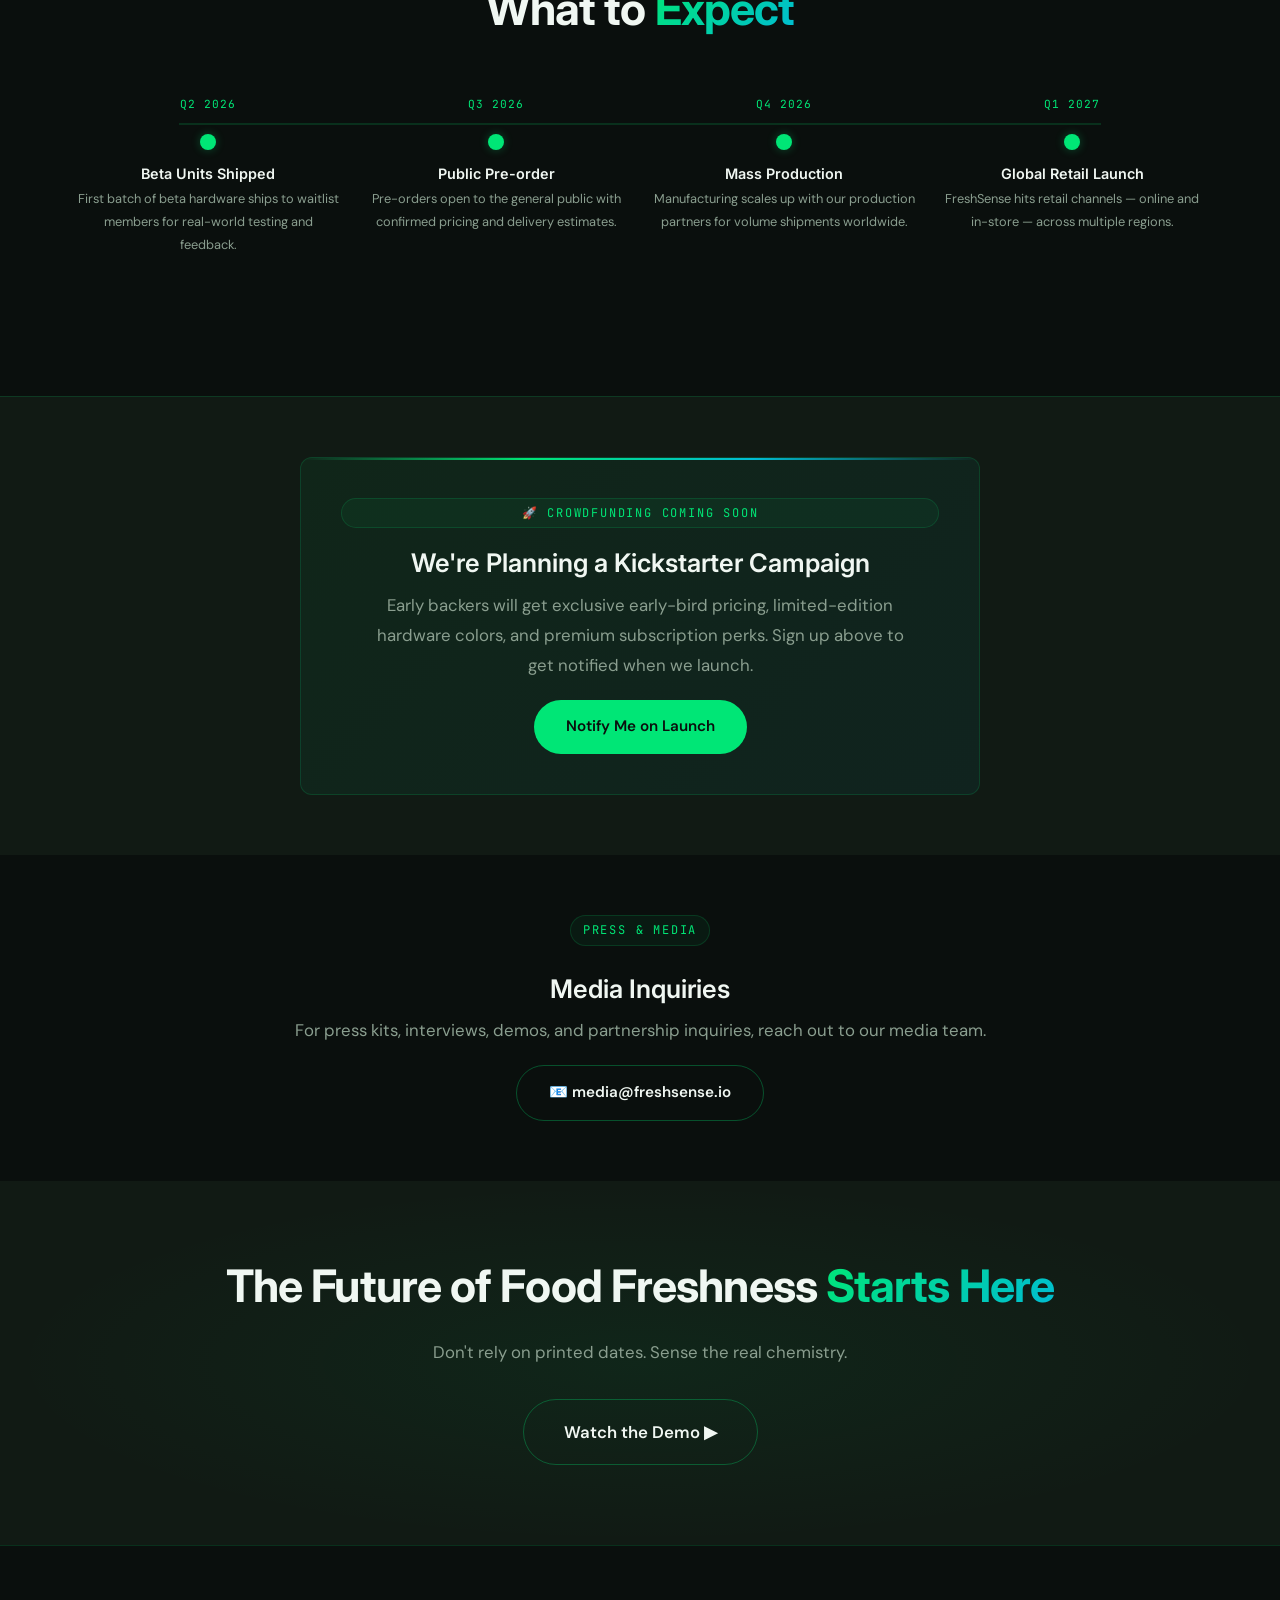
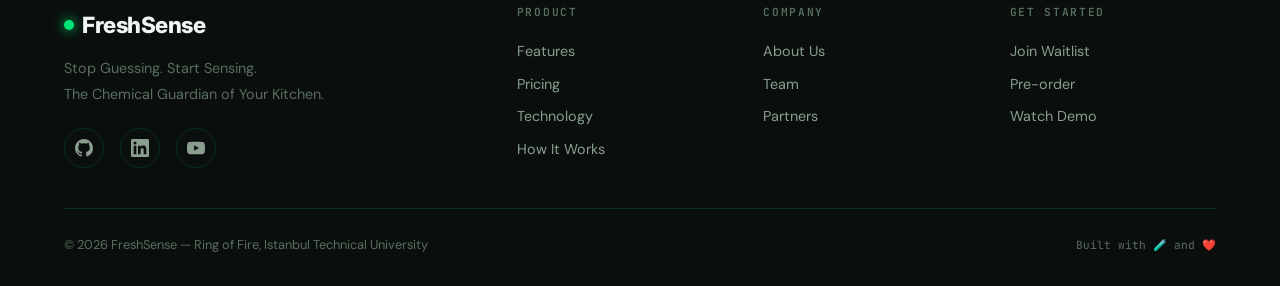
<file: waitlist.html>
<!DOCTYPE html>
<html lang="en">
<head>
  <meta charset="UTF-8">
  <meta name="viewport" content="width=device-width, initial-scale=1.0">
  <title>Join the Waitlist — FreshSense</title>
  <meta name="description" content="Be first to get FreshSense — the AI-powered food freshness monitor. Join the waitlist for early access, beta units, and exclusive pre-order pricing.">
  <link rel="stylesheet" href="assets/css/styles.css">
</head>
<body>

  <!-- Navbar -->
  <nav class="navbar" id="navbar">
    <div class="container">
      <a href="index.html" class="nav-logo"><span class="logo-dot"></span>FreshSense</a>
      <div class="nav-links" id="navLinks">
        <a href="index.html">Home</a>
        <a href="how-it-works.html">How It Works</a>
        <a href="features.html">Features</a>
        <a href="pricing.html">Pricing</a>
        <a href="technology.html">Technology</a>
        <a href="about.html">About</a>
        <a href="demo.html">Live Demo</a>
        <a href="waitlist.html" class="nav-cta active">Pre-order Now</a>
      </div>
      <button class="nav-toggle" id="navToggle" aria-label="Toggle navigation"><span></span><span></span><span></span></button>
    </div>
  </nav>
  <div class="nav-overlay" id="navOverlay"></div>

  <!-- Page Hero -->
  <section class="page-hero">
    <div class="container">
      <span class="section-label">Pre-order / Waitlist</span>
      <h1>Join the Waitlist. Be First to <span class="text-gradient">Sense the Difference.</span></h1>
      <p>Reserve your spot and be among the first households in the world to experience real-time food freshness monitoring. No payment required — just your interest.</p>
    </div>
  </section>

  <!-- Waitlist Form -->
  <section class="section" style="background:var(--bg-secondary);">
    <div class="container">
      <div class="reveal" style="max-width:520px;margin:0 auto;">

        <!-- Form -->
        <div id="waitlistForm" class="info-card">
          <h3 style="text-align:center;margin-bottom:24px;">Reserve Your FreshSense</h3>
          <form id="signupForm" onsubmit="return handleSubmit(event)">
            <div class="form-group">
              <label for="name">Full Name</label>
              <input type="text" id="name" name="name" placeholder="Your name" required>
            </div>
            <div class="form-group">
              <label for="email">Email Address</label>
              <input type="email" id="email" name="email" placeholder="you@example.com" required>
            </div>
            <div class="form-group">
              <label for="country">Country</label>
              <select id="country" name="country" required>
                <option value="" disabled selected>Select your country</option>
                <option value="TR">Türkiye</option>
                <option value="US">United States</option>
                <option value="GB">United Kingdom</option>
                <option value="DE">Germany</option>
                <option value="FR">France</option>
                <option value="NL">Netherlands</option>
                <option value="SE">Sweden</option>
                <option value="NO">Norway</option>
                <option value="DK">Denmark</option>
                <option value="FI">Finland</option>
                <option value="CH">Switzerland</option>
                <option value="AT">Austria</option>
                <option value="ES">Spain</option>
                <option value="IT">Italy</option>
                <option value="CA">Canada</option>
                <option value="AU">Australia</option>
                <option value="JP">Japan</option>
                <option value="KR">South Korea</option>
                <option value="SG">Singapore</option>
                <option value="AE">United Arab Emirates</option>
                <option value="SA">Saudi Arabia</option>
                <option value="IN">India</option>
                <option value="BR">Brazil</option>
                <option value="MX">Mexico</option>
                <option value="OTHER">Other</option>
              </select>
            </div>
            <div class="form-group">
              <label>Which best describes you?</label>
              <div class="radio-group">
                <label class="radio-option">
                  <input type="radio" name="userType" value="home" required>
                  Home user — I want to reduce waste in my kitchen
                </label>
                <label class="radio-option">
                  <input type="radio" name="userType" value="tech">
                  Tech enthusiast — I love smart home IoT devices
                </label>
                <label class="radio-option">
                  <input type="radio" name="userType" value="sustainability">
                  Sustainability advocate — I care about food waste impact
                </label>
                <label class="radio-option">
                  <input type="radio" name="userType" value="investor">
                  Investor — I'm interested in the business opportunity
                </label>
              </div>
            </div>
            <button type="submit" class="btn btn-primary btn-lg" style="width:100%;margin-top:8px;">Join the Waitlist</button>
          </form>
        </div>

        <!-- Success Message -->
        <div id="successMessage" class="success-message">
          <div class="success-icon">✓</div>
          <h2 style="margin-bottom:12px;">You're on the List!</h2>
          <p style="font-size:1.1rem;color:var(--text-secondary);max-width:400px;margin:0 auto;">Thank you for your interest in FreshSense. We'll be in touch with updates on beta access, pre-order availability, and launch timeline.</p>
          <div class="mt-40">
            <a href="index.html" class="btn btn-secondary">← Back to Home</a>
          </div>
        </div>

      </div>
    </div>
  </section>

  <!-- What to Expect Timeline -->
  <section class="section" id="timeline">
    <div class="container">
      <div class="section-header reveal">
        <span class="section-label">Roadmap</span>
        <h2>What to <span class="text-gradient">Expect</span></h2>
      </div>
      <div class="h-timeline reveal">
        <div class="h-timeline-item">
          <div class="timeline-date">Q2 2026</div>
          <div class="h-timeline-dot"></div>
          <h4>Beta Units Shipped</h4>
          <p>First batch of beta hardware ships to waitlist members for real-world testing and feedback.</p>
        </div>
        <div class="h-timeline-item">
          <div class="timeline-date">Q3 2026</div>
          <div class="h-timeline-dot"></div>
          <h4>Public Pre-order</h4>
          <p>Pre-orders open to the general public with confirmed pricing and delivery estimates.</p>
        </div>
        <div class="h-timeline-item">
          <div class="timeline-date">Q4 2026</div>
          <div class="h-timeline-dot"></div>
          <h4>Mass Production</h4>
          <p>Manufacturing scales up with our production partners for volume shipments worldwide.</p>
        </div>
        <div class="h-timeline-item">
          <div class="timeline-date">Q1 2027</div>
          <div class="h-timeline-dot"></div>
          <h4>Global Retail Launch</h4>
          <p>FreshSense hits retail channels — online and in-store — across multiple regions.</p>
        </div>
      </div>
    </div>
  </section>

  <!-- Crowdfunding Teaser -->
  <section class="section-sm" style="background:var(--bg-secondary);border-top:1px solid var(--border);">
    <div class="container">
      <div class="callout-block reveal" style="max-width:680px;margin:0 auto;">
        <span class="section-label" style="margin-bottom:20px;display:block;">🚀 Crowdfunding Coming Soon</span>
        <h3>We're Planning a Kickstarter Campaign</h3>
        <p style="margin:12px auto 0;max-width:540px;">Early backers will get exclusive early-bird pricing, limited-edition hardware colors, and premium subscription perks. Sign up above to get notified when we launch.</p>
        <div class="mt-20">
          <a href="#" onclick="document.getElementById('name').focus();window.scrollTo({top:0,behavior:'smooth'});return false;" class="btn btn-primary">Notify Me on Launch</a>
        </div>
      </div>
    </div>
  </section>

  <!-- Press Contact -->
  <section class="section-sm" id="press">
    <div class="container text-center reveal">
      <span class="section-label">Press & Media</span>
      <h3 style="margin-top:16px;margin-bottom:12px;">Media Inquiries</h3>
      <p>For press kits, interviews, demos, and partnership inquiries, reach out to our media team.</p>
      <div class="mt-20">
        <a href="mailto:media@freshsense.io" class="btn btn-secondary">
          📧 media@freshsense.io
        </a>
      </div>
    </div>
  </section>

  <!-- CTA -->
  <section class="cta-banner">
    <div class="container reveal">
      <h2>The Future of Food Freshness <span class="text-gradient">Starts Here</span></h2>
      <p style="max-width:500px;margin:0 auto 32px;">Don't rely on printed dates. Sense the real chemistry.</p>
      <a href="https://youtu.be/FWKUDwyPlBI" target="_blank" rel="noopener" class="btn btn-secondary btn-lg">Watch the Demo ▶</a>
    </div>
  </section>

  <!-- Footer -->
  <footer class="footer">
    <div class="container">
      <div class="footer-grid">
        <div class="footer-brand">
          <a href="index.html" class="nav-logo"><span class="logo-dot"></span>FreshSense</a>
          <p>Stop Guessing. Start Sensing.<br>The Chemical Guardian of Your Kitchen.</p>
          <div class="footer-socials">
            <a href="https://github.com/mss1091/freshsense" target="_blank" rel="noopener" aria-label="GitHub"><svg width="18" height="18" viewBox="0 0 24 24" fill="currentColor"><path d="M12 0C5.37 0 0 5.37 0 12c0 5.31 3.435 9.795 8.205 11.385.6.105.825-.255.825-.57 0-.285-.015-1.23-.015-2.235-3.015.555-3.795-.735-4.035-1.41-.135-.345-.72-1.41-1.23-1.695-.42-.225-1.02-.78-.015-.795.945-.015 1.62.87 1.845 1.23 1.08 1.815 2.805 1.305 3.495.99.105-.78.42-1.305.765-1.605-2.67-.3-5.46-1.335-5.46-5.925 0-1.305.465-2.385 1.23-3.225-.12-.3-.54-1.53.12-3.18 0 0 1.005-.315 3.3 1.23.96-.27 1.98-.405 3-.405s2.04.135 3 .405c2.295-1.56 3.3-1.23 3.3-1.23.66 1.65.24 2.88.12 3.18.765.84 1.23 1.905 1.23 3.225 0 4.605-2.805 5.625-5.475 5.925.435.375.81 1.095.81 2.22 0 1.605-.015 2.895-.015 3.3 0 .315.225.69.825.57A12.02 12.02 0 0024 12c0-6.63-5.37-12-12-12z"/></svg></a>
            <a href="https://www.linkedin.com/in/mssever" target="_blank" rel="noopener" aria-label="LinkedIn"><svg width="18" height="18" viewBox="0 0 24 24" fill="currentColor"><path d="M20.447 20.452h-3.554v-5.569c0-1.328-.027-3.037-1.852-3.037-1.853 0-2.136 1.445-2.136 2.939v5.667H9.351V9h3.414v1.561h.046c.477-.9 1.637-1.85 3.37-1.85 3.601 0 4.267 2.37 4.267 5.455v6.286zM5.337 7.433a2.062 2.062 0 01-2.063-2.065 2.064 2.064 0 112.063 2.065zm1.782 13.019H3.555V9h3.564v11.452zM22.225 0H1.771C.792 0 0 .774 0 1.729v20.542C0 23.227.792 24 1.771 24h20.451C23.2 24 24 23.227 24 22.271V1.729C24 .774 23.2 0 22.222 0h.003z"/></svg></a>
            <a href="https://youtu.be/FWKUDwyPlBI" target="_blank" rel="noopener" aria-label="YouTube"><svg width="18" height="18" viewBox="0 0 24 24" fill="currentColor"><path d="M23.498 6.186a3.016 3.016 0 00-2.122-2.136C19.505 3.545 12 3.545 12 3.545s-7.505 0-9.377.505A3.017 3.017 0 00.502 6.186C0 8.07 0 12 0 12s0 3.93.502 5.814a3.016 3.016 0 002.122 2.136c1.871.505 9.376.505 9.376.505s7.505 0 9.377-.505a3.015 3.015 0 002.122-2.136C24 15.93 24 12 24 12s0-3.93-.502-5.814zM9.545 15.568V8.432L15.818 12l-6.273 3.568z"/></svg></a>
          </div>
        </div>
        <div class="footer-col"><h4>Product</h4><a href="features.html">Features</a><a href="pricing.html">Pricing</a><a href="technology.html">Technology</a><a href="how-it-works.html">How It Works</a></div>
        <div class="footer-col"><h4>Company</h4><a href="about.html">About Us</a><a href="about.html#team">Team</a><a href="about.html#partners">Partners</a></div>
        <div class="footer-col"><h4>Get Started</h4><a href="waitlist.html">Join Waitlist</a><a href="pricing.html">Pre-order</a><a href="https://youtu.be/FWKUDwyPlBI" target="_blank" rel="noopener">Watch Demo</a></div>
      </div>
      <div class="footer-bottom">
        <p>&copy; 2026 FreshSense — Ring of Fire, Istanbul Technical University</p>
        <p class="mono" style="font-size:0.7rem;color:var(--text-dim);">Built with 🧪 and ❤️</p>
      </div>
    </div>
  </footer>

  <script>
    // Navbar
    const navbar = document.getElementById('navbar');
    window.addEventListener('scroll', () => navbar.classList.toggle('scrolled', window.scrollY > 50));
    const navToggle = document.getElementById('navToggle');
    const navLinks = document.getElementById('navLinks');
    const navOverlay = document.getElementById('navOverlay');
    navToggle.addEventListener('click', () => { navToggle.classList.toggle('open'); navLinks.classList.toggle('open'); navOverlay.classList.toggle('active'); });
    navOverlay.addEventListener('click', () => { navToggle.classList.remove('open'); navLinks.classList.remove('open'); navOverlay.classList.remove('active'); });

    // Reveal
    const revealElements = document.querySelectorAll('.reveal');
    const revealObserver = new IntersectionObserver((entries) => { entries.forEach(entry => { if (entry.isIntersecting) entry.target.classList.add('visible'); }); }, { threshold: 0.1, rootMargin: '0px 0px -40px 0px' });
    revealElements.forEach(el => revealObserver.observe(el));

    // Form Submit
    function handleSubmit(e) {
      e.preventDefault();
      document.getElementById('waitlistForm').style.display = 'none';
      const success = document.getElementById('successMessage');
      success.classList.add('show');
      return false;
    }
  </script>

</body>
</html>
</file>
<file: assets/css/styles.css>
/* ============================================
   FreshSense Design System — styles.css
   "Stop Guessing. Start Sensing."
   ============================================ */

/* --- Google Fonts --- */
@import url('https://fonts.googleapis.com/css2?family=Inter:wght@400;500;600;700;800&family=DM+Sans:ital,opsz,wght@0,9..40,300;0,9..40,400;0,9..40,500;0,9..40,600;0,9..40,700;1,9..40,400&family=JetBrains+Mono:wght@400;500;700&display=swap');

/* --- CSS Variables --- */
:root {
  --bg-primary: #0a0f0d;
  --bg-secondary: #111a14;
  --bg-card: #141f17;
  --bg-card-hover: #1a2a1f;
  --accent-primary: #00e676;
  --accent-secondary: #00bcd4;
  --accent-primary-rgb: 0, 230, 118;
  --accent-secondary-rgb: 0, 188, 212;
  --text-primary: #f0f7f2;
  --text-secondary: #8a9e8f;
  --text-dim: #5a6e5f;
  --border: rgba(0, 230, 118, 0.15);
  --border-strong: rgba(0, 230, 118, 0.3);
  --glow-primary: rgba(0, 230, 118, 0.1);
  --glow-strong: rgba(0, 230, 118, 0.25);
  --font-display: 'Inter', sans-serif;
  --font-body: 'DM Sans', sans-serif;
  --font-mono: 'JetBrains Mono', monospace;
  --radius-sm: 8px;
  --radius-md: 12px;
  --radius-lg: 20px;
  --radius-pill: 50px;
  --transition-fast: 0.2s ease;
  --transition-base: 0.35s ease;
  --transition-slow: 0.6s ease;
  --max-width: 1200px;
  --nav-height: 72px;
}

/* --- Reset & Base --- */
*, *::before, *::after {
  margin: 0;
  padding: 0;
  box-sizing: border-box;
}

html {
  scroll-behavior: smooth;
  font-size: 16px;
  -webkit-font-smoothing: antialiased;
  -moz-osx-font-smoothing: grayscale;
}

body {
  font-family: var(--font-body);
  background-color: var(--bg-primary);
  color: var(--text-primary);
  line-height: 1.7;
  overflow-x: hidden;
}

a {
  color: var(--accent-primary);
  text-decoration: none;
  transition: color var(--transition-fast);
}

a:hover {
  color: var(--accent-secondary);
}

img {
  max-width: 100%;
  height: auto;
  display: block;
}

ul, ol {
  list-style: none;
}

/* --- Typography --- */
h1, h2, h3, h4, h5, h6 {
  font-family: var(--font-display);
  font-weight: 700;
  line-height: 1.15;
  color: var(--text-primary);
}

h1 {
  font-size: clamp(2.4rem, 5vw, 4.2rem);
  font-weight: 800;
  letter-spacing: -0.03em;
}

h2 {
  font-size: clamp(1.8rem, 3.5vw, 3rem);
  font-weight: 700;
  letter-spacing: -0.02em;
}

h3 {
  font-size: clamp(1.2rem, 2vw, 1.6rem);
  font-weight: 600;
}

h4 {
  font-size: 1.1rem;
  font-weight: 600;
}

p {
  color: var(--text-secondary);
  font-size: 1.05rem;
  line-height: 1.8;
}

.mono {
  font-family: var(--font-mono);
}

.text-accent {
  color: var(--accent-primary);
}

.text-cyan {
  color: var(--accent-secondary);
}

.text-gradient {
  background: linear-gradient(135deg, var(--accent-primary), var(--accent-secondary));
  -webkit-background-clip: text;
  -webkit-text-fill-color: transparent;
  background-clip: text;
}

/* --- Layout --- */
.container {
  width: 100%;
  max-width: var(--max-width);
  margin: 0 auto;
  padding: 0 24px;
}

.section {
  padding: 100px 0;
  position: relative;
}

.section-sm {
  padding: 60px 0;
}

.section-header {
  text-align: center;
  margin-bottom: 60px;
}

.section-header h2 {
  margin-bottom: 16px;
}

.section-header p {
  max-width: 640px;
  margin: 0 auto;
  font-size: 1.1rem;
}

.section-label {
  display: inline-block;
  font-family: var(--font-mono);
  font-size: 0.75rem;
  letter-spacing: 0.15em;
  text-transform: uppercase;
  color: var(--accent-primary);
  margin-bottom: 12px;
  padding: 4px 12px;
  border: 1px solid var(--border);
  border-radius: var(--radius-pill);
  background: rgba(0, 230, 118, 0.05);
}

/* --- Diagonal Section Divider --- */
.section-divider {
  position: relative;
  overflow: hidden;
}

.section-divider::before {
  content: '';
  position: absolute;
  top: -1px;
  left: 0;
  width: 100%;
  height: 80px;
  background: var(--bg-primary);
  clip-path: polygon(0 0, 100% 0, 100% 30%, 0 100%);
  z-index: 1;
}

/* --- Navbar --- */
.navbar {
  position: fixed;
  top: 0;
  left: 0;
  right: 0;
  height: var(--nav-height);
  z-index: 1000;
  transition: background var(--transition-base), box-shadow var(--transition-base);
  background: transparent;
}

.navbar.scrolled {
  background: rgba(10, 15, 13, 0.85);
  backdrop-filter: blur(20px);
  -webkit-backdrop-filter: blur(20px);
  box-shadow: 0 1px 0 var(--border);
}

.navbar .container {
  display: flex;
  align-items: center;
  justify-content: space-between;
  height: 100%;
}

.nav-logo {
  font-family: var(--font-display);
  font-size: 1.4rem;
  font-weight: 800;
  color: var(--text-primary);
  letter-spacing: -0.02em;
  display: flex;
  align-items: center;
  gap: 8px;
}

.nav-logo .logo-dot {
  width: 10px;
  height: 10px;
  border-radius: 50%;
  background: var(--accent-primary);
  box-shadow: 0 0 12px var(--accent-primary);
  animation: pulse-dot 2s ease-in-out infinite;
}

@keyframes pulse-dot {
  0%, 100% { box-shadow: 0 0 8px var(--accent-primary); }
  50% { box-shadow: 0 0 20px var(--accent-primary), 0 0 40px rgba(0,230,118,0.3); }
}

.nav-links {
  display: flex;
  align-items: center;
  gap: 32px;
}

.nav-links a {
  font-size: 0.9rem;
  font-weight: 500;
  color: var(--text-secondary);
  position: relative;
  padding: 4px 0;
  transition: color var(--transition-fast);
}

.nav-links a:hover,
.nav-links a.active {
  color: var(--text-primary);
}

.nav-links a.active::after {
  content: '';
  position: absolute;
  bottom: -2px;
  left: 0;
  width: 100%;
  height: 2px;
  background: var(--accent-primary);
  border-radius: 1px;
}

.nav-links a.nav-cta.active::after {
  display: none;
}

.nav-cta {
  display: inline-flex !important;
  align-items: center;
  gap: 6px;
  padding: 10px 24px !important;
  background: var(--accent-primary) !important;
  color: var(--bg-primary) !important;
  font-weight: 700 !important;
  font-size: 0.85rem !important;
  border-radius: var(--radius-pill);
  transition: box-shadow var(--transition-base), transform var(--transition-fast) !important;
}

.nav-cta:hover {
  box-shadow: 0 0 25px rgba(0,230,118,0.4);
  transform: translateY(-1px);
  color: var(--bg-primary) !important;
}

/* Mobile Nav Toggle */
.nav-toggle {
  display: none;
  flex-direction: column;
  gap: 5px;
  cursor: pointer;
  background: none;
  border: none;
  padding: 4px;
  z-index: 1001;
}

.nav-toggle span {
  display: block;
  width: 24px;
  height: 2px;
  background: var(--text-primary);
  border-radius: 2px;
  transition: transform var(--transition-fast), opacity var(--transition-fast);
}

.nav-toggle.open span:nth-child(1) {
  transform: rotate(45deg) translate(5px, 5px);
}

.nav-toggle.open span:nth-child(2) {
  opacity: 0;
}

.nav-toggle.open span:nth-child(3) {
  transform: rotate(-45deg) translate(5px, -5px);
}

/* --- Buttons --- */
.btn {
  display: inline-flex;
  align-items: center;
  justify-content: center;
  gap: 8px;
  padding: 14px 32px;
  font-family: var(--font-body);
  font-size: 0.95rem;
  font-weight: 600;
  border-radius: var(--radius-pill);
  border: none;
  cursor: pointer;
  transition: all var(--transition-base);
  text-decoration: none;
  white-space: nowrap;
}

.btn-primary {
  background: var(--accent-primary);
  color: var(--bg-primary);
}

.btn-primary:hover {
  box-shadow: 0 0 30px rgba(0,230,118,0.4), 0 4px 20px rgba(0,0,0,0.3);
  transform: translateY(-2px);
  color: var(--bg-primary);
}

.btn-secondary {
  background: transparent;
  color: var(--text-primary);
  border: 1px solid var(--border-strong);
}

.btn-secondary:hover {
  border-color: var(--accent-primary);
  box-shadow: 0 0 20px var(--glow-primary);
  color: var(--accent-primary);
}

.btn-ghost {
  background: transparent;
  color: var(--accent-primary);
  padding: 10px 20px;
}

.btn-ghost:hover {
  background: rgba(0,230,118,0.08);
}

.btn-sm {
  padding: 10px 22px;
  font-size: 0.85rem;
}

.btn-lg {
  padding: 18px 40px;
  font-size: 1.05rem;
}

/* --- Cards --- */
.card {
  background: var(--bg-card);
  border: 1px solid var(--border);
  border-radius: var(--radius-md);
  padding: 32px;
  transition: all var(--transition-base);
  position: relative;
  overflow: hidden;
}

.card:hover {
  border-color: var(--border-strong);
  box-shadow: 0 0 30px var(--glow-primary);
  transform: translateY(-4px);
}

.card-icon {
  width: 56px;
  height: 56px;
  border-radius: var(--radius-sm);
  background: rgba(0,230,118,0.08);
  border: 1px solid var(--border);
  display: flex;
  align-items: center;
  justify-content: center;
  margin-bottom: 20px;
  font-size: 1.5rem;
}

.card h3 {
  margin-bottom: 12px;
}

.card p {
  font-size: 0.95rem;
}

/* --- Grid Layouts --- */
.grid-2 {
  display: grid;
  grid-template-columns: repeat(2, 1fr);
  gap: 24px;
}

.grid-3 {
  display: grid;
  grid-template-columns: repeat(3, 1fr);
  gap: 24px;
}

.grid-4 {
  display: grid;
  grid-template-columns: repeat(4, 1fr);
  gap: 24px;
}

/* --- Hero Section (shared base) --- */
.page-hero {
  min-height: 50vh;
  display: flex;
  align-items: center;
  justify-content: center;
  text-align: center;
  padding: 140px 24px 80px;
  position: relative;
  overflow: hidden;
}

.page-hero::before {
  content: '';
  position: absolute;
  top: 0;
  left: 0;
  width: 100%;
  height: 100%;
  background: radial-gradient(ellipse at 50% 0%, rgba(0,230,118,0.08) 0%, transparent 60%),
              radial-gradient(ellipse at 80% 50%, rgba(0,188,212,0.05) 0%, transparent 50%);
  pointer-events: none;
}

.page-hero .container {
  position: relative;
  z-index: 2;
}

.page-hero h1 {
  margin-bottom: 20px;
}

.page-hero p {
  font-size: 1.15rem;
  max-width: 640px;
  margin: 0 auto;
}

/* --- Home Hero (special) --- */
.home-hero {
  min-height: 100vh;
  padding-top: var(--nav-height);
}

.home-hero .hero-content {
  max-width: 800px;
  margin: 0 auto;
  text-align: center;
  position: relative;
  z-index: 2;
}

.home-hero h1 {
  margin-bottom: 24px;
}

.home-hero .hero-sub {
  font-size: 1.2rem;
  margin-bottom: 40px;
  max-width: 600px;
  margin-left: auto;
  margin-right: auto;
}

.hero-buttons {
  display: flex;
  gap: 16px;
  justify-content: center;
  flex-wrap: wrap;
}

/* Hero animated mesh background */
.hero-bg {
  position: absolute;
  top: 0;
  left: 0;
  width: 100%;
  height: 100%;
  z-index: 0;
  overflow: hidden;
}

.hero-mesh {
  position: absolute;
  width: 100%;
  height: 100%;
  background: 
    radial-gradient(ellipse at 20% 50%, rgba(0,230,118,0.12) 0%, transparent 50%),
    radial-gradient(ellipse at 80% 20%, rgba(0,188,212,0.08) 0%, transparent 40%),
    radial-gradient(ellipse at 50% 80%, rgba(0,230,118,0.06) 0%, transparent 50%);
  animation: meshShift 12s ease-in-out infinite alternate;
}

@keyframes meshShift {
  0% {
    background: 
      radial-gradient(ellipse at 20% 50%, rgba(0,230,118,0.12) 0%, transparent 50%),
      radial-gradient(ellipse at 80% 20%, rgba(0,188,212,0.08) 0%, transparent 40%),
      radial-gradient(ellipse at 50% 80%, rgba(0,230,118,0.06) 0%, transparent 50%);
  }
  33% {
    background: 
      radial-gradient(ellipse at 40% 30%, rgba(0,230,118,0.1) 0%, transparent 50%),
      radial-gradient(ellipse at 70% 60%, rgba(0,188,212,0.1) 0%, transparent 45%),
      radial-gradient(ellipse at 30% 70%, rgba(0,230,118,0.08) 0%, transparent 50%);
  }
  66% {
    background: 
      radial-gradient(ellipse at 60% 40%, rgba(0,230,118,0.08) 0%, transparent 45%),
      radial-gradient(ellipse at 30% 80%, rgba(0,188,212,0.12) 0%, transparent 50%),
      radial-gradient(ellipse at 70% 20%, rgba(0,230,118,0.1) 0%, transparent 50%);
  }
  100% {
    background: 
      radial-gradient(ellipse at 50% 60%, rgba(0,230,118,0.14) 0%, transparent 55%),
      radial-gradient(ellipse at 20% 30%, rgba(0,188,212,0.06) 0%, transparent 40%),
      radial-gradient(ellipse at 80% 70%, rgba(0,230,118,0.07) 0%, transparent 50%);
  }
}

/* Floating particles */
.particle {
  position: absolute;
  border-radius: 50%;
  pointer-events: none;
  opacity: 0;
  animation: floatParticle linear infinite;
}

@keyframes floatParticle {
  0% {
    opacity: 0;
    transform: translateY(100vh) scale(0);
  }
  10% {
    opacity: 0.6;
  }
  90% {
    opacity: 0.6;
  }
  100% {
    opacity: 0;
    transform: translateY(-100px) scale(1);
  }
}

/* --- Fridge SVG Illustration --- */
.hero-visual {
  margin-top: 50px;
  position: relative;
  display: flex;
  justify-content: center;
}

.fridge-illustration {
  position: relative;
  width: 280px;
  height: 380px;
}

.fridge-body {
  width: 240px;
  height: 340px;
  background: linear-gradient(180deg, #1a2e22 0%, #12201a 100%);
  border: 2px solid var(--border-strong);
  border-radius: 16px;
  position: absolute;
  left: 50%;
  top: 50%;
  transform: translate(-50%, -50%);
  overflow: hidden;
}

.fridge-door-line {
  position: absolute;
  width: 100%;
  height: 1px;
  background: var(--border-strong);
  top: 35%;
}

.fridge-handle {
  position: absolute;
  right: 12px;
  width: 4px;
  height: 40px;
  background: var(--text-dim);
  border-radius: 2px;
}

.fridge-handle-top {
  top: 12%;
}

.fridge-handle-bottom {
  top: 50%;
}

.fridge-shelf {
  position: absolute;
  width: 85%;
  height: 2px;
  background: rgba(0,230,118,0.2);
  left: 50%;
  transform: translateX(-50%);
}

.fridge-shelf-1 { top: 50%; }
.fridge-shelf-2 { top: 65%; }
.fridge-shelf-3 { top: 80%; }

.module-glow {
  position: absolute;
  width: 60px;
  height: 20px;
  background: var(--accent-primary);
  border-radius: 4px;
  top: 55%;
  left: 50%;
  transform: translateX(-50%);
  box-shadow: 0 0 30px var(--accent-primary), 0 0 60px rgba(0,230,118,0.3), 0 0 100px rgba(0,230,118,0.1);
  animation: moduleGlow 3s ease-in-out infinite;
}

@keyframes moduleGlow {
  0%, 100% {
    box-shadow: 0 0 20px var(--accent-primary), 0 0 40px rgba(0,230,118,0.2);
    opacity: 0.9;
  }
  50% {
    box-shadow: 0 0 40px var(--accent-primary), 0 0 80px rgba(0,230,118,0.4), 0 0 120px rgba(0,230,118,0.15);
    opacity: 1;
  }
}

.module-label {
  font-family: var(--font-mono);
  font-size: 0.6rem;
  color: var(--accent-primary);
  position: absolute;
  top: calc(55% + 28px);
  left: 50%;
  transform: translateX(-50%);
  white-space: nowrap;
  letter-spacing: 0.1em;
}

/* --- Stat Counters --- */
.stats-strip {
  background: var(--bg-secondary);
  border-top: 1px solid var(--border);
  border-bottom: 1px solid var(--border);
}

.stats-grid {
  display: grid;
  grid-template-columns: repeat(3, 1fr);
  gap: 40px;
  text-align: center;
  padding: 60px 0;
}

.stat-item h3 {
  font-family: var(--font-mono);
  font-size: clamp(2rem, 4vw, 3.2rem);
  color: var(--accent-primary);
  font-weight: 700;
  margin-bottom: 8px;
}

.stat-item p {
  font-size: 0.9rem;
  color: var(--text-secondary);
  max-width: 240px;
  margin: 0 auto;
}

/* --- Steps / How It Works Teaser --- */
.steps-row {
  display: grid;
  grid-template-columns: repeat(3, 1fr);
  gap: 0;
  position: relative;
}

.step-item {
  text-align: center;
  padding: 40px 32px;
  position: relative;
}

.step-item::after {
  content: '→';
  position: absolute;
  right: -12px;
  top: 50%;
  transform: translateY(-50%);
  font-size: 1.5rem;
  color: var(--text-dim);
}

.step-item:last-child::after {
  display: none;
}

.step-number {
  font-family: var(--font-mono);
  font-size: 0.7rem;
  color: var(--accent-primary);
  letter-spacing: 0.15em;
  text-transform: uppercase;
  margin-bottom: 16px;
}

.step-icon {
  width: 72px;
  height: 72px;
  border-radius: 50%;
  background: rgba(0,230,118,0.06);
  border: 1px solid var(--border);
  display: flex;
  align-items: center;
  justify-content: center;
  margin: 0 auto 20px;
  font-size: 1.8rem;
}

.step-item h3 {
  margin-bottom: 8px;
}

.step-item p {
  font-size: 0.9rem;
}

/* --- Social Proof / Quotes --- */
.quote-block {
  text-align: center;
  max-width: 700px;
  margin: 0 auto;
  padding: 40px;
}

.quote-block blockquote {
  font-family: var(--font-display);
  font-size: 1.5rem;
  font-weight: 600;
  color: var(--text-primary);
  line-height: 1.5;
  margin-bottom: 16px;
  position: relative;
}

.quote-block blockquote::before {
  content: '"';
  position: absolute;
  top: -30px;
  left: -20px;
  font-size: 5rem;
  color: var(--accent-primary);
  opacity: 0.2;
  font-family: serif;
  line-height: 1;
}

.quote-block cite {
  font-style: normal;
  font-size: 0.9rem;
  color: var(--text-dim);
}

/* --- Partner Badges --- */
.partner-row {
  display: flex;
  align-items: center;
  justify-content: center;
  gap: 24px;
  flex-wrap: wrap;
  padding: 20px 0;
}

.partner-badge {
  padding: 10px 20px;
  border: 1px solid var(--border);
  border-radius: var(--radius-sm);
  font-family: var(--font-mono);
  font-size: 0.75rem;
  color: var(--text-dim);
  letter-spacing: 0.05em;
  background: rgba(0,230,118,0.03);
  white-space: nowrap;
  transition: all var(--transition-base);
}

.partner-badge:hover {
  border-color: var(--border-strong);
  color: var(--text-secondary);
}

/* --- CTA Banner --- */
.cta-banner {
  background: var(--bg-secondary);
  text-align: center;
  padding: 80px 24px;
  position: relative;
  overflow: hidden;
}

.cta-banner::before {
  content: '';
  position: absolute;
  top: 0;
  left: 0;
  width: 100%;
  height: 100%;
  background: radial-gradient(ellipse at center, rgba(0,230,118,0.06) 0%, transparent 70%);
  pointer-events: none;
}

.cta-banner h2 {
  margin-bottom: 24px;
  position: relative;
  z-index: 1;
}

.cta-banner .btn {
  position: relative;
  z-index: 1;
}

/* --- Footer --- */
.footer {
  background: var(--bg-primary);
  border-top: 1px solid var(--border);
  padding: 60px 0 30px;
}

.footer-grid {
  display: grid;
  grid-template-columns: 2fr 1fr 1fr 1fr;
  gap: 40px;
  margin-bottom: 40px;
}

.footer-brand .nav-logo {
  margin-bottom: 12px;
}

.footer-brand p {
  font-size: 0.9rem;
  color: var(--text-dim);
  max-width: 280px;
}

.footer-col h4 {
  font-family: var(--font-mono);
  font-size: 0.7rem;
  letter-spacing: 0.15em;
  text-transform: uppercase;
  color: var(--text-dim);
  margin-bottom: 16px;
}

.footer-col a {
  display: block;
  padding: 4px 0;
  color: var(--text-secondary);
  font-size: 0.9rem;
}

.footer-col a:hover {
  color: var(--accent-primary);
}

.footer-socials {
  display: flex;
  gap: 16px;
  margin-top: 20px;
}

.footer-socials a {
  width: 40px;
  height: 40px;
  border-radius: 50%;
  border: 1px solid var(--border);
  display: flex;
  align-items: center;
  justify-content: center;
  color: var(--text-secondary);
  font-size: 1rem;
  transition: all var(--transition-base);
}

.footer-socials a:hover {
  border-color: var(--accent-primary);
  color: var(--accent-primary);
  box-shadow: 0 0 15px var(--glow-primary);
}

.footer-bottom {
  border-top: 1px solid var(--border);
  padding-top: 24px;
  display: flex;
  align-items: center;
  justify-content: space-between;
}

.footer-bottom p {
  font-size: 0.8rem;
  color: var(--text-dim);
}

/* --- Accordion --- */
.accordion {
  max-width: 760px;
  margin: 0 auto;
}

.accordion-item {
  border: 1px solid var(--border);
  border-radius: var(--radius-md);
  margin-bottom: 12px;
  overflow: hidden;
  background: var(--bg-card);
  transition: border-color var(--transition-base);
}

.accordion-item:hover {
  border-color: var(--border-strong);
}

.accordion-header {
  width: 100%;
  background: none;
  border: none;
  padding: 20px 24px;
  text-align: left;
  cursor: pointer;
  display: flex;
  justify-content: space-between;
  align-items: center;
  font-family: var(--font-body);
  font-size: 1rem;
  font-weight: 600;
  color: var(--text-primary);
  gap: 16px;
}

.accordion-icon {
  font-size: 1.2rem;
  color: var(--accent-primary);
  transition: transform var(--transition-base);
  flex-shrink: 0;
}

.accordion-item.open .accordion-icon {
  transform: rotate(45deg);
}

.accordion-body {
  max-height: 0;
  overflow: hidden;
  transition: max-height 0.4s ease;
}

.accordion-body-inner {
  padding: 0 24px 20px;
}

.accordion-body-inner p {
  font-size: 0.95rem;
}

/* --- Tables --- */
.comparison-table {
  width: 100%;
  border-collapse: collapse;
  font-size: 0.9rem;
}

.comparison-table th,
.comparison-table td {
  padding: 16px 20px;
  text-align: left;
  border-bottom: 1px solid var(--border);
}

.comparison-table thead th {
  font-family: var(--font-mono);
  font-size: 0.75rem;
  letter-spacing: 0.1em;
  text-transform: uppercase;
  color: var(--accent-primary);
  background: var(--bg-card);
  position: sticky;
  top: 0;
}

.comparison-table th:not(:first-child),
.comparison-table td:not(:first-child) {
  text-align: center;
}

.comparison-table tbody td {
  color: var(--text-secondary);
}

.comparison-table tbody tr:hover {
  background: rgba(0,230,118,0.03);
}

.comparison-table .highlight-col {
  background: rgba(0,230,118,0.05);
  color: var(--text-primary);
  font-weight: 600;
}

.check {
  color: var(--accent-primary);
  font-weight: 700;
  text-align: center;
}

.cross {
  color: #e05555;
  text-align: center;
}

.comparison-table td.check,
.comparison-table td.cross {
  text-align: center;
}

/* --- Pricing Cards --- */
.pricing-grid {
  display: grid;
  grid-template-columns: repeat(2, 1fr);
  gap: 32px;
  max-width: 850px;
  margin: 0 auto;
}

.pricing-card {
  background: var(--bg-card);
  border: 1px solid var(--border);
  border-radius: var(--radius-md);
  padding: 40px;
  text-align: center;
  position: relative;
  transition: all var(--transition-base);
  display: flex;
  flex-direction: column;
  height: 100%;
}

.pricing-card ul {
  flex-grow: 1;
}

.pricing-card .btn {
  margin-top: auto;
}

.pricing-card:hover {
  border-color: var(--border-strong);
  box-shadow: 0 0 40px var(--glow-primary);
  transform: translateY(-4px);
}

.pricing-card.featured {
  border-color: var(--accent-primary);
  box-shadow: 0 0 30px var(--glow-primary);
}

.pricing-card.featured::before {
  content: 'MOST POPULAR';
  position: absolute;
  top: -1px;
  left: 50%;
  transform: translateX(-50%);
  background: var(--accent-primary);
  color: var(--bg-primary);
  font-family: var(--font-mono);
  font-size: 0.65rem;
  font-weight: 700;
  letter-spacing: 0.15em;
  padding: 6px 20px;
  border-radius: 0 0 var(--radius-sm) var(--radius-sm);
}

.pricing-card .price {
  font-family: var(--font-display);
  font-size: 3rem;
  font-weight: 800;
  color: var(--text-primary);
  margin: 16px 0 4px;
}

.pricing-card .price-sub {
  font-size: 0.85rem;
  color: var(--text-dim);
  margin-bottom: 24px;
}

.pricing-card ul {
  text-align: left;
  margin-bottom: 32px;
}

.pricing-card ul li {
  padding: 8px 0;
  color: var(--text-secondary);
  font-size: 0.9rem;
  display: flex;
  align-items: flex-start;
  gap: 10px;
}

.pricing-card ul li::before {
  content: '✓';
  color: var(--accent-primary);
  font-weight: 700;
  flex-shrink: 0;
}

/* --- ROI Calculator --- */
.calculator-card {
  background: var(--bg-card);
  border: 1px solid var(--border);
  border-radius: var(--radius-md);
  padding: 40px;
  max-width: 520px;
  margin: 0 auto;
  text-align: center;
}

.calculator-card label {
  display: block;
  font-size: 0.9rem;
  color: var(--text-secondary);
  margin-bottom: 12px;
  text-align: left;
}

.calculator-card input[type="range"] {
  width: 100%;
  margin: 8px 0 16px;
  -webkit-appearance: none;
  appearance: none;
  height: 6px;
  border-radius: 3px;
  background: var(--bg-secondary);
  outline: none;
}

.calculator-card input[type="range"]::-webkit-slider-thumb {
  -webkit-appearance: none;
  appearance: none;
  width: 22px;
  height: 22px;
  border-radius: 50%;
  background: var(--accent-primary);
  cursor: pointer;
  box-shadow: 0 0 10px rgba(0,230,118,0.4);
}

.calculator-card input[type="range"]::-moz-range-thumb {
  width: 22px;
  height: 22px;
  border-radius: 50%;
  background: var(--accent-primary);
  cursor: pointer;
  border: none;
  box-shadow: 0 0 10px rgba(0,230,118,0.4);
}

.calc-value {
  font-family: var(--font-mono);
  font-size: 1.4rem;
  color: var(--text-primary);
  margin-bottom: 4px;
}

.calc-result {
  font-family: var(--font-display);
  font-size: 2.5rem;
  font-weight: 800;
  color: var(--accent-primary);
  margin-top: 20px;
  margin-bottom: 8px;
}

/* --- Timeline --- */
.timeline {
  position: relative;
  padding-left: 40px;
}

.timeline::before {
  content: '';
  position: absolute;
  left: 14px;
  top: 0;
  bottom: 0;
  width: 2px;
  background: var(--border);
}

.timeline-item {
  position: relative;
  padding-bottom: 48px;
}

.timeline-item:last-child {
  padding-bottom: 0;
}

.timeline-dot {
  position: absolute;
  left: -33px;
  top: 4px;
  width: 16px;
  height: 16px;
  border-radius: 50%;
  background: var(--accent-primary);
  border: 3px solid var(--bg-primary);
  box-shadow: 0 0 10px rgba(0,230,118,0.3);
}

.timeline-date {
  font-family: var(--font-mono);
  font-size: 0.75rem;
  color: var(--accent-primary);
  letter-spacing: 0.1em;
  margin-bottom: 8px;
}

.timeline-item h3 {
  margin-bottom: 8px;
}

.timeline-item p {
  font-size: 0.9rem;
}

/* --- Horizontal Timeline --- */
.h-timeline {
  display: grid;
  grid-template-columns: repeat(4, 1fr);
  gap: 0;
  position: relative;
  margin: 40px 0;
}

.h-timeline::before {
  content: '';
  position: absolute;
  top: 28px;
  left: 10%;
  right: 10%;
  height: 2px;
  background: var(--border);
}

.h-timeline-item {
  text-align: center;
  position: relative;
  padding: 0 12px;
}

.h-timeline-dot {
  width: 16px;
  height: 16px;
  border-radius: 50%;
  background: var(--accent-primary);
  margin: 20px auto 16px;
  position: relative;
  z-index: 1;
  box-shadow: 0 0 10px rgba(0,230,118,0.3);
}

.h-timeline-item .timeline-date {
  font-size: 0.7rem;
}

.h-timeline-item h4 {
  font-size: 0.9rem;
  margin-bottom: 4px;
}

.h-timeline-item p {
  font-size: 0.8rem;
}

/* --- Team Cards --- */
.team-card {
  text-align: center;
  padding: 40px 24px;
  display: flex;
  flex-direction: column;
  height: 100%;
}

.team-card p {
  flex-grow: 1;
}

.team-social {
  margin-top: auto;
  padding-top: 20px;
}

.team-avatar {
  width: 100px;
  height: 100px;
  border-radius: 50%;
  background: linear-gradient(135deg, rgba(0,230,118,0.15), rgba(0,188,212,0.15));
  border: 2px solid var(--border);
  display: flex;
  align-items: center;
  justify-content: center;
  margin: 0 auto 20px;
  font-family: var(--font-display);
  font-size: 1.6rem;
  font-weight: 800;
  color: var(--accent-primary);
  object-fit: cover;
}

.team-role {
  display: inline-block;
  font-family: var(--font-mono);
  font-size: 0.7rem;
  letter-spacing: 0.1em;
  color: var(--accent-secondary);
  margin-bottom: 12px;
  padding: 4px 12px;
  border: 1px solid rgba(0,188,212,0.2);
  border-radius: var(--radius-pill);
  background: rgba(0,188,212,0.05);
}

.team-card h3 {
  margin-bottom: 8px;
}

.team-card p {
  font-size: 0.9rem;
  max-width: 320px;
  margin: 0 auto;
}

.team-social {
  margin-top: 16px;
}

.team-social a {
  color: var(--text-dim);
  font-size: 1.1rem;
  transition: color var(--transition-fast);
}

.team-social a:hover {
  color: var(--accent-primary);
}

/* --- SWOT Grid --- */
.swot-grid {
  display: grid;
  grid-template-columns: repeat(2, 1fr);
  gap: 20px;
  max-width: 800px;
  margin: 0 auto;
}

.swot-cell {
  padding: 28px;
  border-radius: var(--radius-md);
  border: 1px solid var(--border);
}

.swot-cell h4 {
  font-family: var(--font-mono);
  font-size: 0.7rem;
  letter-spacing: 0.15em;
  text-transform: uppercase;
  margin-bottom: 12px;
}

.swot-cell.strength h4 { color: var(--accent-primary); }
.swot-cell.weakness h4 { color: #f59e0b; }
.swot-cell.opportunity h4 { color: var(--accent-secondary); }
.swot-cell.threat h4 { color: #ef4444; }

.swot-cell.strength { background: rgba(0,230,118,0.04); }
.swot-cell.weakness { background: rgba(245,158,11,0.04); }
.swot-cell.opportunity { background: rgba(0,188,212,0.04); }
.swot-cell.threat { background: rgba(239,68,68,0.04); }

.swot-cell ul {
  list-style: disc;
  padding-left: 18px;
}

.swot-cell ul li {
  color: var(--text-secondary);
  font-size: 0.9rem;
  padding: 3px 0;
}

/* --- Form Styles --- */
.form-group {
  margin-bottom: 20px;
  text-align: left;
}

.form-group label {
  display: block;
  font-size: 0.85rem;
  font-weight: 500;
  color: var(--text-secondary);
  margin-bottom: 8px;
}

.form-group input,
.form-group select {
  width: 100%;
  padding: 14px 18px;
  background: var(--bg-secondary);
  border: 1px solid var(--border);
  border-radius: var(--radius-sm);
  color: var(--text-primary);
  font-family: var(--font-body);
  font-size: 0.95rem;
  transition: border-color var(--transition-fast), box-shadow var(--transition-fast);
  outline: none;
}

.form-group input:focus,
.form-group select:focus {
  border-color: var(--accent-primary);
  box-shadow: 0 0 0 3px rgba(0,230,118,0.1);
}

.form-group input::placeholder {
  color: var(--text-dim);
}

.radio-group {
  display: flex;
  flex-direction: column;
  gap: 10px;
}

.radio-option {
  display: flex;
  align-items: center;
  gap: 10px;
  cursor: pointer;
  font-size: 0.9rem;
  color: var(--text-secondary);
}

.radio-option input[type="radio"] {
  width: auto;
  accent-color: var(--accent-primary);
}

/* --- Architecture Diagram --- */
.arch-flow {
  display: flex;
  align-items: center;
  justify-content: center;
  gap: 8px;
  flex-wrap: nowrap;
  padding: 40px 0;
}

.arch-node {
  background: var(--bg-card);
  border: 1px solid var(--border);
  border-radius: var(--radius-md);
  padding: 14px 16px;
  text-align: center;
  min-width: 0;
  flex: 1;
  max-width: 150px;
  transition: all var(--transition-base);
}

.arch-node:hover {
  border-color: var(--accent-primary);
  box-shadow: 0 0 20px var(--glow-primary);
}

.arch-node .arch-icon {
  font-size: 2rem;
  margin-bottom: 8px;
}

.arch-node h4 {
  font-size: 0.85rem;
  margin-bottom: 4px;
}

.arch-node p {
  font-size: 0.7rem;
  color: var(--text-dim);
}

.arch-arrow {
  font-size: 1.1rem;
  color: var(--accent-primary);
  flex-shrink: 0;
}

/* --- Tech Stack Grid --- */
.tech-grid {
  display: flex;
  flex-wrap: wrap;
  gap: 16px;
  justify-content: center;
}

.tech-item {
  display: flex;
  align-items: center;
  gap: 8px;
  padding: 10px 18px;
  background: var(--bg-card);
  border: 1px solid var(--border);
  border-radius: var(--radius-sm);
  font-size: 0.85rem;
  color: var(--text-secondary);
  transition: all var(--transition-base);
}

.tech-item:hover {
  border-color: var(--accent-primary);
  color: var(--text-primary);
}

.tech-item span {
  font-size: 1.2rem;
}

/* --- Callout Block --- */
.callout-block {
  background: linear-gradient(135deg, rgba(0,230,118,0.06), rgba(0,188,212,0.06));
  border: 1px solid var(--border);
  border-radius: var(--radius-md);
  padding: 40px;
  text-align: center;
  position: relative;
  overflow: hidden;
}

.callout-block::before {
  content: '';
  position: absolute;
  top: 0;
  left: 0;
  right: 0;
  height: 2px;
  background: linear-gradient(90deg, transparent, var(--accent-primary), var(--accent-secondary), transparent);
}

.callout-block h3 {
  margin-bottom: 12px;
}

/* --- Infographic Sections --- */
.info-card {
  background: var(--bg-card);
  border: 1px solid var(--border);
  border-radius: var(--radius-md);
  padding: 40px;
  display: flex;
  flex-direction: column;
  height: 100%;
}

.info-card .mt-20 {
  margin-top: auto;
}

.info-card p {
  margin-bottom: 24px;
}

.info-card h3 {
  margin-bottom: 16px;
  display: flex;
  align-items: center;
  gap: 12px;
}

/* --- Science Cards --- */
.science-grid {
  display: grid;
  grid-template-columns: repeat(2, 1fr);
  gap: 24px;
}

/* --- Form Controls Removed --- */

/* --- Spec Table --- */
.spec-grid {
  display: grid;
  grid-template-columns: repeat(2, 1fr);
  gap: 16px;
}

.spec-item {
  display: flex;
  justify-content: space-between;
  padding: 12px 0;
  border-bottom: 1px solid var(--border);
}

.spec-item .spec-label {
  font-family: var(--font-mono);
  font-size: 0.8rem;
  color: var(--text-dim);
  text-transform: uppercase;
  letter-spacing: 0.05em;
}

.spec-item .spec-value {
  font-size: 0.9rem;
  color: var(--text-primary);
  font-weight: 500;
  text-align: right;
}

/* --- Table wrapper for scroll on mobile --- */
.table-wrapper {
  overflow-x: auto;
  border-radius: var(--radius-md);
  border: 1px solid var(--border);
}

/* --- Scroll reveal animations --- */
.reveal {
  opacity: 0;
  transform: translateY(30px);
  transition: opacity 0.7s ease, transform 0.7s ease;
}

.reveal.visible {
  opacity: 1;
  transform: translateY(0);
}

.reveal-delay-1 { transition-delay: 0.1s; }
.reveal-delay-2 { transition-delay: 0.2s; }
.reveal-delay-3 { transition-delay: 0.3s; }
.reveal-delay-4 { transition-delay: 0.4s; }
.reveal-delay-5 { transition-delay: 0.5s; }
.reveal-delay-6 { transition-delay: 0.6s; }
.reveal-delay-7 { transition-delay: 0.7s; }
.reveal-delay-8 { transition-delay: 0.8s; }

/* --- Success Message --- */
.success-message {
  display: none;
  text-align: center;
  padding: 60px 20px;
  animation: fadeInUp 0.6s ease;
}

.success-message.show {
  display: block;
}

.success-icon {
  width: 80px;
  height: 80px;
  border-radius: 50%;
  background: rgba(0,230,118,0.1);
  border: 2px solid var(--accent-primary);
  display: flex;
  align-items: center;
  justify-content: center;
  margin: 0 auto 24px;
  font-size: 2.5rem;
  color: var(--accent-primary);
  animation: pulseSuccess 1.5s ease-in-out;
}

@keyframes pulseSuccess {
  0% { transform: scale(0); opacity: 0; }
  50% { transform: scale(1.2); }
  100% { transform: scale(1); opacity: 1; }
}

@keyframes fadeInUp {
  from { opacity: 0; transform: translateY(20px); }
  to { opacity: 1; transform: translateY(0); }
}

/* --- Responsive Design --- */
@media (max-width: 1200px) {
  .grid-4 {
    grid-template-columns: repeat(2, 1fr);
  }
  
  .footer-grid {
    grid-template-columns: 1fr 1fr;
  }
}

@media (max-width: 768px) {
  .nav-links {
    position: fixed;
    top: 0;
    right: -100%;
    width: 80%;
    max-width: 320px;
    height: 100vh;
    background: var(--bg-secondary);
    flex-direction: column;
    padding: 100px 32px 32px;
    gap: 20px;
    transition: right var(--transition-base);
    border-left: 1px solid var(--border);
    z-index: 999;
  }

  .nav-links.open {
    right: 0;
  }

  .nav-toggle {
    display: flex;
  }

  .section {
    padding: 60px 0;
  }

  .page-hero {
    padding: 120px 24px 60px;
    min-height: auto;
  }

  .home-hero {
    min-height: 100vh;
  }

  .grid-2,
  .grid-3 {
    grid-template-columns: 1fr;
  }

  .grid-4 {
    grid-template-columns: 1fr;
  }

  .stats-grid {
    grid-template-columns: 1fr;
    gap: 32px;
  }

  .steps-row {
    grid-template-columns: 1fr;
  }

  .step-item::after {
    content: '↓';
    position: static;
    display: block;
    text-align: center;
    font-size: 1.2rem;
    margin-top: 12px;
  }

  .step-item:last-child::after {
    display: none;
  }

  .pricing-grid {
    grid-template-columns: 1fr;
    max-width: 400px;
  }

  .science-grid {
    grid-template-columns: 1fr;
  }

  .swot-grid {
    grid-template-columns: 1fr;
  }

  .spec-grid {
    grid-template-columns: 1fr;
  }

  .footer-grid {
    grid-template-columns: 1fr;
    gap: 28px;
  }

  .footer-bottom {
    flex-direction: column;
    gap: 12px;
    text-align: center;
  }

  .arch-flow {
    flex-direction: column;
  }

  .arch-arrow {
    transform: rotate(90deg);
  }

  .h-timeline {
    grid-template-columns: 1fr 1fr;
    gap: 24px;
  }

  .h-timeline::before {
    display: none;
  }

  .hero-buttons {
    flex-direction: column;
    align-items: center;
  }

  .comparison-table {
    font-size: 0.8rem;
  }

  .comparison-table th,
  .comparison-table td {
    padding: 10px 12px;
  }
}

@media (max-width: 480px) {
  .h-timeline {
    grid-template-columns: 1fr;
  }

  .partner-row {
    flex-direction: column;
  }

  h1 {
    font-size: 2rem;
  }

  h2 {
    font-size: 1.6rem;
  }
}

/* --- Overlay for mobile nav --- */
.nav-overlay {
  position: fixed;
  top: 0;
  left: 0;
  width: 100%;
  height: 100%;
  background: rgba(0,0,0,0.5);
  z-index: 998;
  opacity: 0;
  pointer-events: none;
  transition: opacity var(--transition-base);
}

.nav-overlay.active {
  opacity: 1;
  pointer-events: auto;
}

/* --- Misc utilities --- */
.text-center { text-align: center; }
.mt-20 { margin-top: 20px; }
.mt-40 { margin-top: 40px; }
.mt-60 { margin-top: 60px; }
.mb-20 { margin-bottom: 20px; }
.mb-40 { margin-bottom: 40px; }
.mb-60 { margin-bottom: 60px; }

/* Fix for select dropdown */
select option {
  background: var(--bg-secondary);
  color: var(--text-primary);
}

/* --- Interactive 360 Viewer Draft --- */
#threejs-container {
  display: flex;
  align-items: center;
  justify-content: center;
  overflow: hidden;
  border-radius: var(--radius-md);
  border: 1px solid var(--border);
  background: radial-gradient(circle, rgba(0,230,118,0.05), transparent 70%);
}

#threejs-container canvas {
  display: block;
  outline: none;
}

.viewer-controls button {
  transition: background var(--transition-fast);
}

.viewer-controls button:hover {
  background: rgba(0,230,118,0.2) !important;
  color: #fff;
}

/* --- Spoil Alert App Demo Draft --- */
.phone-mockup {
  width: 300px;
  height: 600px;
  background: #0f1210;
  border-radius: 40px;
  border: 12px solid #212824;
  position: relative;
  box-shadow: 0 20px 50px rgba(0,0,0,0.6), inset 0 0 0 2px rgba(255,255,255,0.05);
  overflow: hidden;
  margin: 0 auto;
}

.phone-mockup::before {
  content: '';
  position: absolute;
  top: 0;
  left: 50%;
  transform: translateX(-50%);
  width: 130px;
  height: 25px;
  background: #212824;
  border-bottom-left-radius: 12px;
  border-bottom-right-radius: 12px;
  z-index: 10;
}

.phone-screen {
  padding: 40px 16px;
  height: 100%;
  font-family: var(--font-body);
  position: relative;
  background: radial-gradient(circle at top, rgba(0,230,118,0.1), transparent 60%);
}

.phone-header {
  display: flex;
  justify-content: space-between;
  font-size: 0.75rem;
  font-weight: 600;
  color: var(--text-dim);
  margin-bottom: 24px;
}

.status-circle {
  width: 140px;
  height: 140px;
  border-radius: 50%;
  border: 3px solid var(--accent-primary);
  display: flex;
  flex-direction: column;
  justify-content: center;
  align-items: center;
  margin: 0 auto 24px;
  text-align: center;
  box-shadow: 0 0 30px rgba(0,230,118,0.15);
  font-size: 0.85rem;
  color: var(--text-secondary);
}

.phone-dashboard h4 {
  font-size: 1rem;
  margin-bottom: 12px;
  border-bottom: 1px solid var(--border);
  padding-bottom: 6px;
}

.grocery-item {
  display: flex;
  align-items: center;
  padding: 10px;
  background: rgba(255,255,255,0.03);
  border-radius: 8px;
  margin-bottom: 8px;
  font-size: 0.8rem;
}

.grocery-item .time {
  margin-left: auto;
  font-weight: 700;
  font-family: var(--font-mono);
}

.push-note {
  position: absolute;
  left: 12px;
  right: 12px;
  background: rgba(15,18,16,0.95);
  border: 1px solid var(--border-strong);
  backdrop-filter: blur(10px);
  padding: 14px;
  border-radius: 12px;
  display: flex;
  gap: 12px;
  box-shadow: 0 10px 25px rgba(0,0,0,0.5);
  opacity: 0;
  transform: translateY(-20px);
  animation-duration: 7s;
  animation-iteration-count: infinite;
  animation-timing-function: cubic-bezier(0.25, 1, 0.5, 1);
}

.note-icon {
  font-size: 1.4rem;
  padding-top: 2px;
}

.note-text strong {
  display: block;
  font-size: 0.85rem;
  margin-bottom: 4px;
  color: var(--text-primary);
}

.note-text span {
  font-size: 0.75rem;
  color: var(--text-dim);
  display: block;
  line-height: 1.3;
}

.note-1 { top: 60px; animation-name: notifyPop; }
.note-2 { top: 150px; animation-name: notifyPop; animation-delay: 3.5s; }

@keyframes notifyPop {
  0% { opacity: 0; transform: translateY(-20px) scale(0.95); }
  10% { opacity: 1; transform: translateY(0) scale(1); }
  90% { opacity: 1; transform: translateY(0) scale(1); }
  100% { opacity: 0; transform: translateY(-20px) scale(0.95); }
}
</file>
